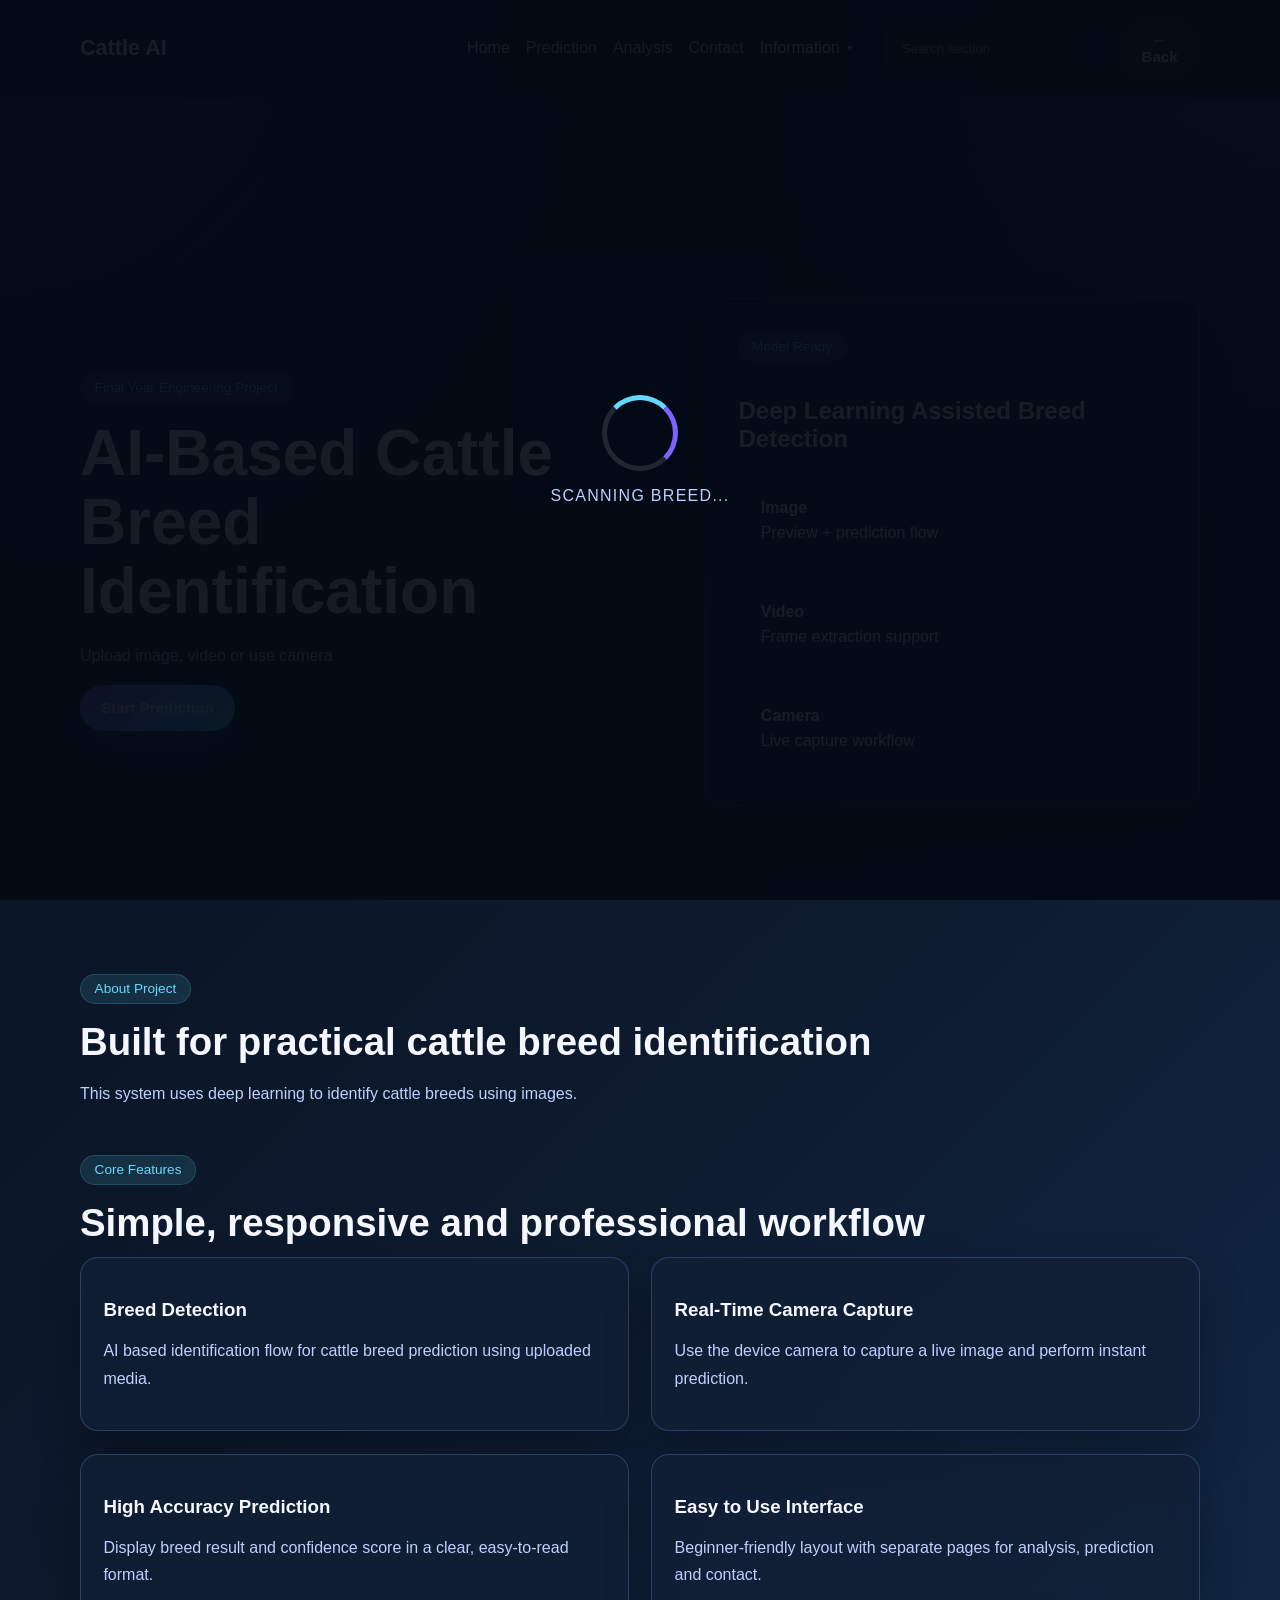
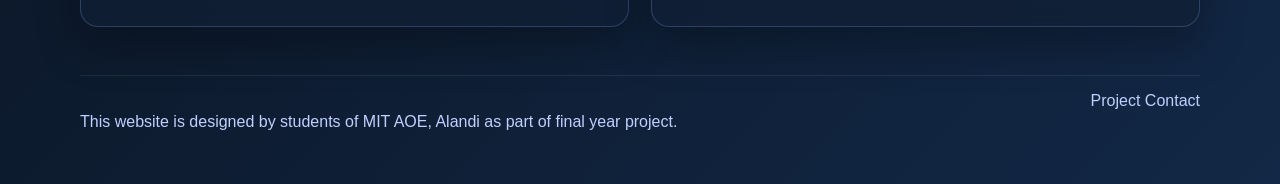
<file: index.html>
<!doctype html>
<html lang="en">
  <head>
    <meta charset="UTF-8" />
    <meta name="viewport" content="width=device-width, initial-scale=1.0" />
    <title>AI-Based Cattle Breed Identification System</title>
    <meta
      name="description"
      content="AI-Based Cattle Breed Identification System with image, video, and camera-based breed prediction, analysis, and contact pages."
    />
    <meta name="author" content="MIT AOE Students" />
    <meta property="og:title" content="AI-Based Cattle Breed Identification System" />
    <meta
      property="og:description"
      content="A responsive engineering project website for cattle breed identification using deep learning."
    />
    <meta property="og:type" content="website" />
    <meta name="twitter:card" content="summary_large_image" />
    <link rel="canonical" href="/" />
    <link rel="stylesheet" href="style.css" />
  </head>

<script type="text/javascript">
    function googleTranslateElementInit() {
        new google.translate.TranslateElement(
            {
                pageLanguage: 'en',
                includedLanguages: 'en,hi,mr,gu,kn,ta,te,bn',
                layout: google.translate.TranslateElement.InlineLayout.SIMPLE
            },
            'google_translate_element'
        );
    }
</script>

<script
    type="text/javascript"
    src="https://translate.google.com/translate_a/element.js?cb=googleTranslateElementInit">
</script>


  <body data-page="home">
    <div class="site-loader" id="pageLoader" aria-hidden="true">
      <div class="loader-core"></div>
      <p>Scanning Breed...</p>
    </div>

    <header class="site-header">
      <nav class="navbar container">
        <a class="logo" href="index.html">Cattle AI</a>

        <button class="menu-toggle" id="menuToggle" aria-label="Toggle navigation">☰</button>

        <div class="nav-panel" id="navPanel">
          <ul class="nav-links">
            <li><a class="active" href="index.html">Home</a></li>
            <li><a href="prediction.html">Prediction</a></li>
            <li><a href="analysis.html">Analysis</a></li>
            <li><a href="contact.html">Contact</a></li>
            <li><a class="active" href="information.html">Information</a></li>
            <div id="google_translate_element"></div>

          </ul>

          <div class="nav-actions">
            <input type="search" class="search-input" placeholder="Search section" aria-label="Search" />
            <button class="back-button" type="button" onclick="goBackHome()">← Back</button>
          </div>
        </div>
      </nav>
    </header>

    <main>
      <section class="hero-section">
        <div class="container hero-grid">
          <div class="hero-copy">
            <span class="eyebrow">Final Year Engineering Project</span>
            <h1>AI-Based Cattle Breed Identification</h1>
            <p class="hero-text">Upload image, video or use camera</p>
            <a class="primary-button" href="prediction.html">Start Prediction</a>
          </div>

          <div class="hero-visual">
            <div class="hero-card glass-panel">
              <span class="status-pill">Model Ready</span>
              <h2>Deep Learning Assisted Breed Detection</h2>
              <div class="hero-stats">
                <article>
                  <strong>Image</strong>
                  <span>Preview + prediction flow</span>
                </article>
                <article>
                  <strong>Video</strong>
                  <span>Frame extraction support</span>
                </article>
                <article>
                  <strong>Camera</strong>
                  <span>Live capture workflow</span>
                </article>
              </div>
            </div>
          </div>
        </div>
      </section>

      <section class="info-section container" id="about">
        <div class="section-heading">
          <span class="section-tag">About Project</span>
          <h2>Built for practical cattle breed identification</h2>
        </div>
        <p class="section-copy">
          This system uses deep learning to identify cattle breeds using images.
        </p>
      </section>

      <section class="features-section container" id="features">
        <div class="section-heading">
          <span class="section-tag">Core Features</span>
          <h2>Simple, responsive and professional workflow</h2>
        </div>

        <div class="feature-grid">
          <article class="feature-card glass-panel">
            <h3>Breed Detection</h3>
            <p>AI based identification flow for cattle breed prediction using uploaded media.</p>
          </article>
          <article class="feature-card glass-panel">
            <h3>Real-Time Camera Capture</h3>
            <p>Use the device camera to capture a live image and perform instant prediction.</p>
          </article>
          <article class="feature-card glass-panel">
            <h3>High Accuracy Prediction</h3>
            <p>Display breed result and confidence score in a clear, easy-to-read format.</p>
          </article>
          <article class="feature-card glass-panel">
            <h3>Easy to Use Interface</h3>
            <p>Beginner-friendly layout with separate pages for analysis, prediction and contact.</p>
          </article>
        </div>
      </section>
    </main>

    <footer class="site-footer">
      <div class="container footer-layout">
        <p>This website is designed by students of MIT AOE, Alandi as part of final year project.</p>
        <a href="contact.html" class="footer-link">Project Contact</a>
      </div>
    </footer>

    <script src="script.js"></script>
  </body>
</html>
</file>
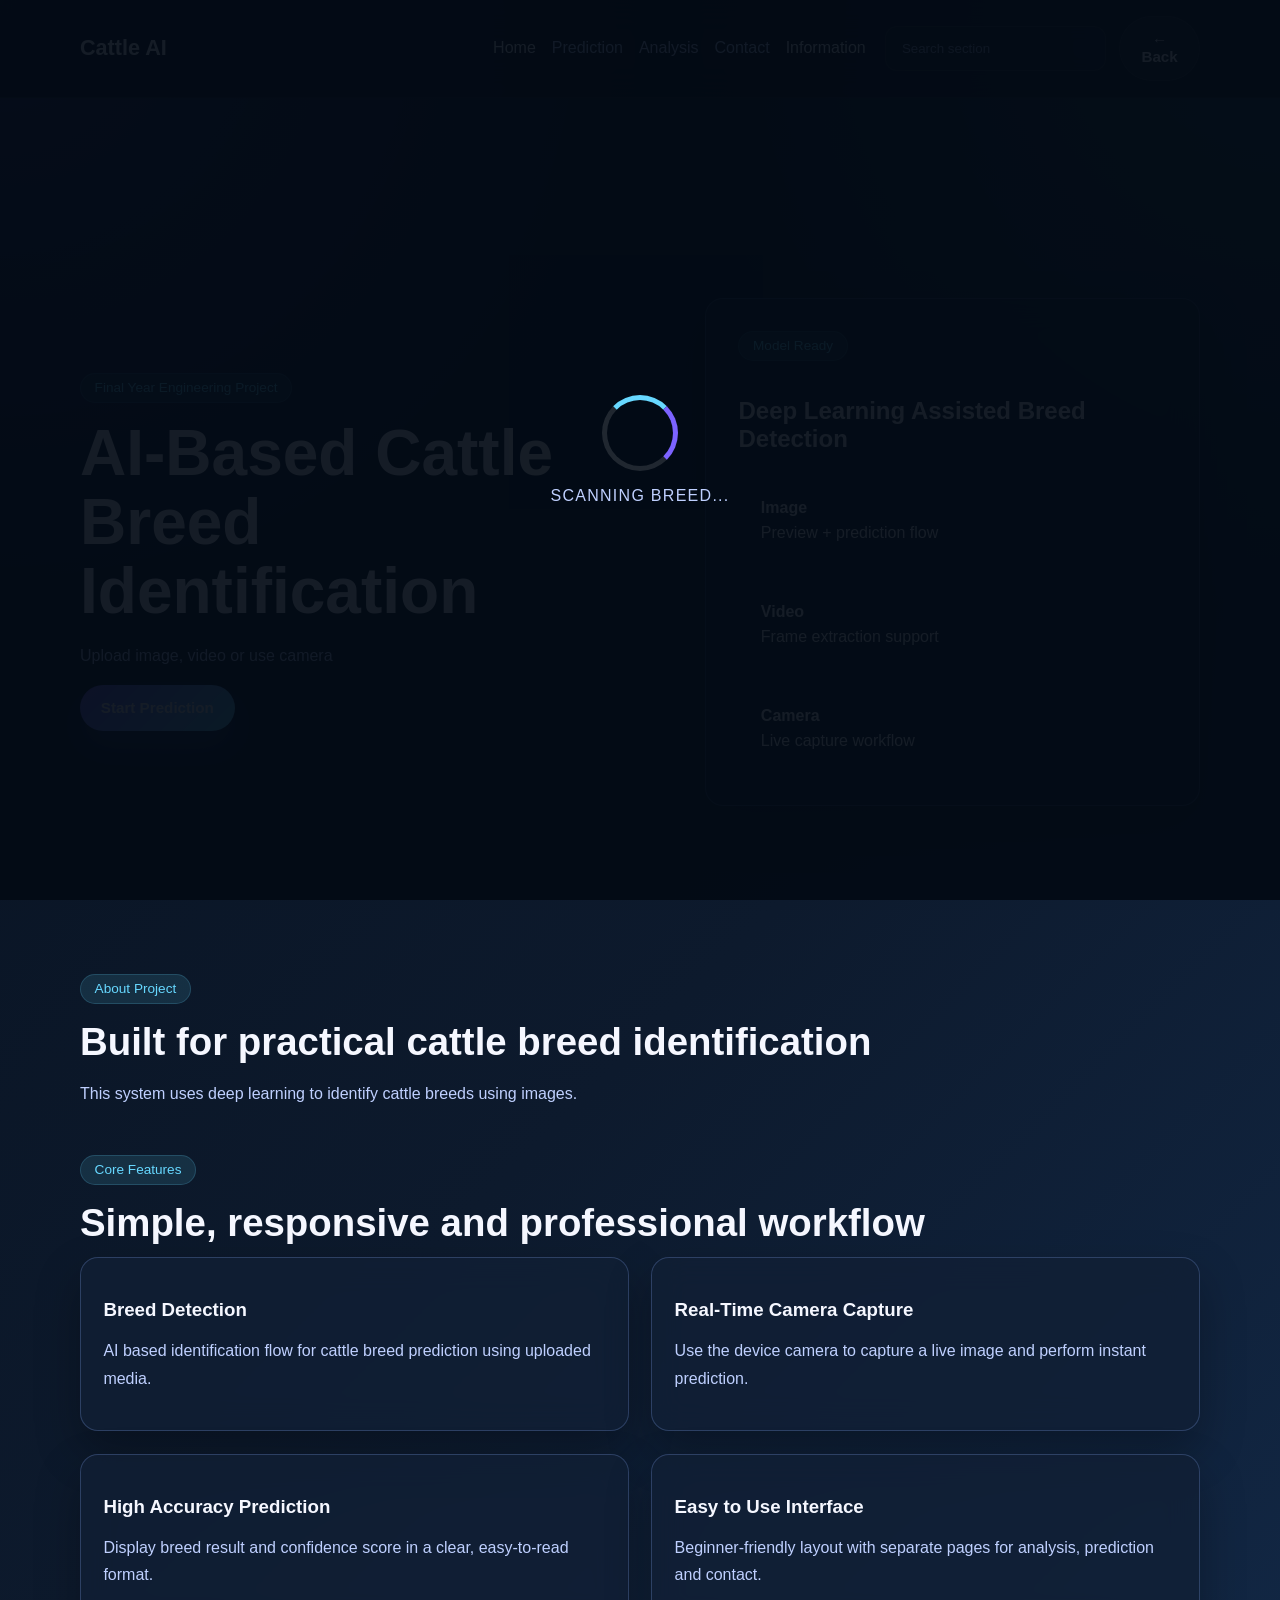
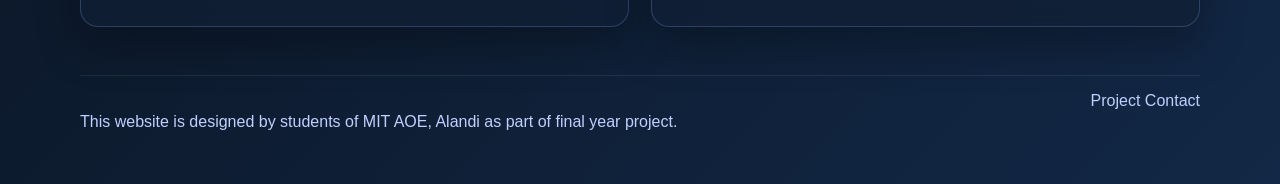
<file: webpage/index.html>
<!doctype html>
<html lang="en">
  <head>
    <meta charset="UTF-8" />
    <meta name="viewport" content="width=device-width, initial-scale=1.0" />
    <title>AI-Based Cattle Breed Identification System</title>
    <meta
      name="description"
      content="AI-Based Cattle Breed Identification System with image, video, and camera-based breed prediction, analysis, and contact pages."
    />
    <meta name="author" content="MIT AOE Students" />
    <meta property="og:title" content="AI-Based Cattle Breed Identification System" />
    <meta
      property="og:description"
      content="A responsive engineering project website for cattle breed identification using deep learning."
    />
    <meta property="og:type" content="website" />
    <meta name="twitter:card" content="summary_large_image" />
    <link rel="canonical" href="/" />
    <link rel="stylesheet" href="style.css" />
  </head>
  <body data-page="home">
    <div class="site-loader" id="pageLoader" aria-hidden="true">
      <div class="loader-core"></div>
      <p>Scanning Breed...</p>
    </div>

    <header class="site-header">
      <nav class="navbar container">
        <a class="logo" href="index.html">Cattle AI</a>

        <button class="menu-toggle" id="menuToggle" aria-label="Toggle navigation">☰</button>

        <div class="nav-panel" id="navPanel">
          <ul class="nav-links">
            <li><a class="active" href="index.html">Home</a></li>
            <li><a href="prediction.html">Prediction</a></li>
            <li><a href="analysis.html">Analysis</a></li>
            <li><a href="contact.html">Contact</a></li>
            <li><a class="active" href="information.html">Information</a></li>
          </ul>

          <div class="nav-actions">
            <input type="search" class="search-input" placeholder="Search section" aria-label="Search" />
            <button class="back-button" type="button" onclick="goBackHome()">← Back</button>
          </div>
        </div>
      </nav>
    </header>

    <main>
      <section class="hero-section">
        <div class="container hero-grid">
          <div class="hero-copy">
            <span class="eyebrow">Final Year Engineering Project</span>
            <h1>AI-Based Cattle Breed Identification</h1>
            <p class="hero-text">Upload image, video or use camera</p>
            <a class="primary-button" href="prediction.html">Start Prediction</a>
          </div>

          <div class="hero-visual">
            <div class="hero-card glass-panel">
              <span class="status-pill">Model Ready</span>
              <h2>Deep Learning Assisted Breed Detection</h2>
              <div class="hero-stats">
                <article>
                  <strong>Image</strong>
                  <span>Preview + prediction flow</span>
                </article>
                <article>
                  <strong>Video</strong>
                  <span>Frame extraction support</span>
                </article>
                <article>
                  <strong>Camera</strong>
                  <span>Live capture workflow</span>
                </article>
              </div>
            </div>
          </div>
        </div>
      </section>

      <section class="info-section container" id="about">
        <div class="section-heading">
          <span class="section-tag">About Project</span>
          <h2>Built for practical cattle breed identification</h2>
        </div>
        <p class="section-copy">
          This system uses deep learning to identify cattle breeds using images.
        </p>
      </section>

      <section class="features-section container" id="features">
        <div class="section-heading">
          <span class="section-tag">Core Features</span>
          <h2>Simple, responsive and professional workflow</h2>
        </div>

        <div class="feature-grid">
          <article class="feature-card glass-panel">
            <h3>Breed Detection</h3>
            <p>AI based identification flow for cattle breed prediction using uploaded media.</p>
          </article>
          <article class="feature-card glass-panel">
            <h3>Real-Time Camera Capture</h3>
            <p>Use the device camera to capture a live image and perform instant prediction.</p>
          </article>
          <article class="feature-card glass-panel">
            <h3>High Accuracy Prediction</h3>
            <p>Display breed result and confidence score in a clear, easy-to-read format.</p>
          </article>
          <article class="feature-card glass-panel">
            <h3>Easy to Use Interface</h3>
            <p>Beginner-friendly layout with separate pages for analysis, prediction and contact.</p>
          </article>
        </div>
      </section>
    </main>

    <footer class="site-footer">
      <div class="container footer-layout">
        <p>This website is designed by students of MIT AOE, Alandi as part of final year project.</p>
        <a href="contact.html" class="footer-link">Project Contact</a>
      </div>
    </footer>

    <script src="script.js"></script>
  </body>
</html>
</file>
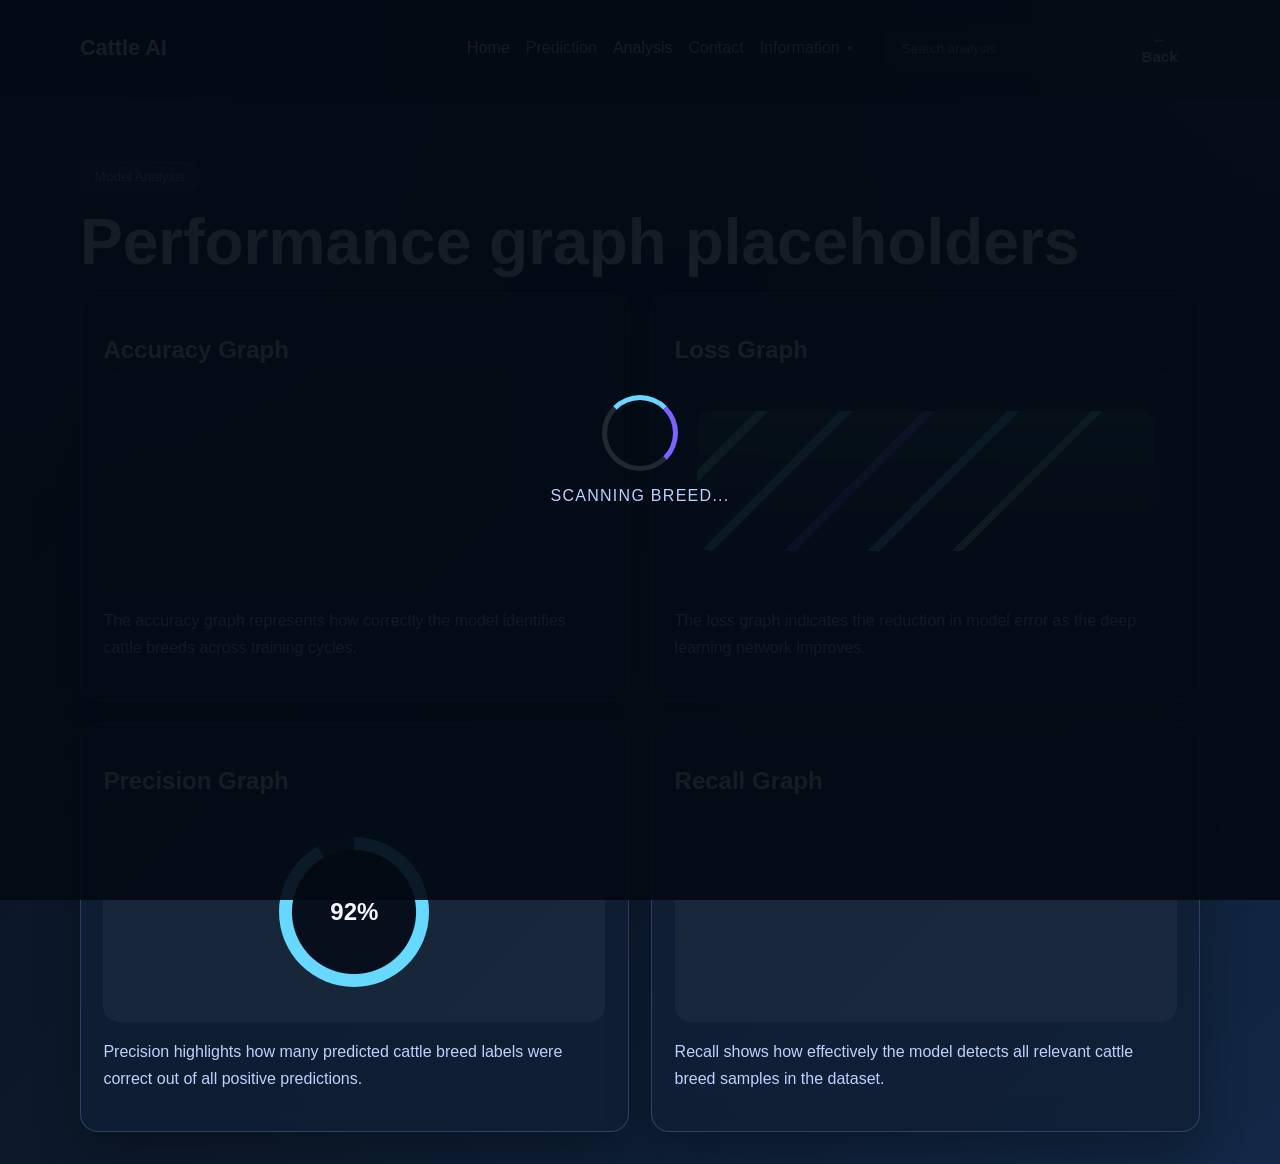
<file: analysis.html>
<!doctype html>
<html lang="en">
  <head>
    <meta charset="UTF-8" />
    <meta name="viewport" content="width=device-width, initial-scale=1.0" />
    <title>Analysis | Cattle AI</title>
    <meta name="description" content="Project analysis graphs for cattle breed identification model performance." />
    <link rel="stylesheet" href="style.css" />
  </head>

<script type="text/javascript">
    function googleTranslateElementInit() {
        new google.translate.TranslateElement(
            {
                pageLanguage: 'en',
                includedLanguages: 'en,hi,mr,gu,kn,ta,te,bn',
                layout: google.translate.TranslateElement.InlineLayout.SIMPLE
            },
            'google_translate_element'
        );
    }
</script>

<script
    type="text/javascript"
    src="https://translate.google.com/translate_a/element.js?cb=googleTranslateElementInit">
</script>

  <body data-page="analysis">
    <div class="site-loader" id="pageLoader" aria-hidden="true">
      <div class="loader-core"></div>
      <p>Scanning Breed...</p>
    </div>

    <script type="text/javascript">
    function googleTranslateElementInit() {
        new google.translate.TranslateElement(
            {
                pageLanguage: 'en',
                includedLanguages: 'en,hi,mr,gu,kn,ta,te,bn',
                layout: google.translate.TranslateElement.InlineLayout.SIMPLE
            },
            'google_translate_element'
        );
    }
</script>

    <header class="site-header">
      <nav class="navbar container">
        <a class="logo" href="index.html">Cattle AI</a>
        <button class="menu-toggle" id="menuToggle" aria-label="Toggle navigation">☰</button>
        <div class="nav-panel" id="navPanel">
          <ul class="nav-links">
            <li><a class="active" href="/">Home</a></li>
            <li><a href="prediction.html">Prediction</a></li>
            <li><a class="active" href="analysis.html">Analysis</a></li>
            <li><a href="contact.html">Contact</a></li>
            <li><a href="information.html">Information</a></li>
            <div id="google_translate_element"></div>
          </ul>
          <div class="nav-actions">
            <input type="search" class="search-input" placeholder="Search analysis" aria-label="Search" />
            <button class="back-button" type="button" onclick="goBackHome()">← Back</button>
          </div>
        </div>
      </nav>
    </header>

    <main class="page-shell container">
      <div class="section-heading page-header">
        <span class="section-tag">Model Analysis</span>
        <h1>Performance graph placeholders</h1>
      </div>

      <section class="graph-grid">
        <article class="graph-card glass-panel">
          <h2>Accuracy Graph</h2>
          <div class="graph-placeholder bars accuracy-bars">
            <span></span><span></span><span></span><span></span><span></span>
          </div>
          <p>The accuracy graph represents how correctly the model identifies cattle breeds across training cycles.</p>
        </article>

        <article class="graph-card glass-panel">
          <h2>Loss Graph</h2>
          <div class="graph-placeholder line-chart">
            <div class="line-wave"></div>
          </div>
          <p>The loss graph indicates the reduction in model error as the deep learning network improves.</p>
        </article>

        <article class="graph-card glass-panel">
          <h2>Precision Graph</h2>
          <div class="graph-placeholder circular-chart">
            <div class="chart-ring">92%</div>
          </div>
          <p>Precision highlights how many predicted cattle breed labels were correct out of all positive predictions.</p>
        </article>

        <article class="graph-card glass-panel">
          <h2>Recall Graph</h2>
          <div class="graph-placeholder bars recall-bars">
            <span></span><span></span><span></span><span></span><span></span>
          </div>
          <p>Recall shows how effectively the model detects all relevant cattle breed samples in the dataset.</p>
        </article>
      </section>
    </main>

    <script src="script.js"></script>
  </body>
</html>
</file>
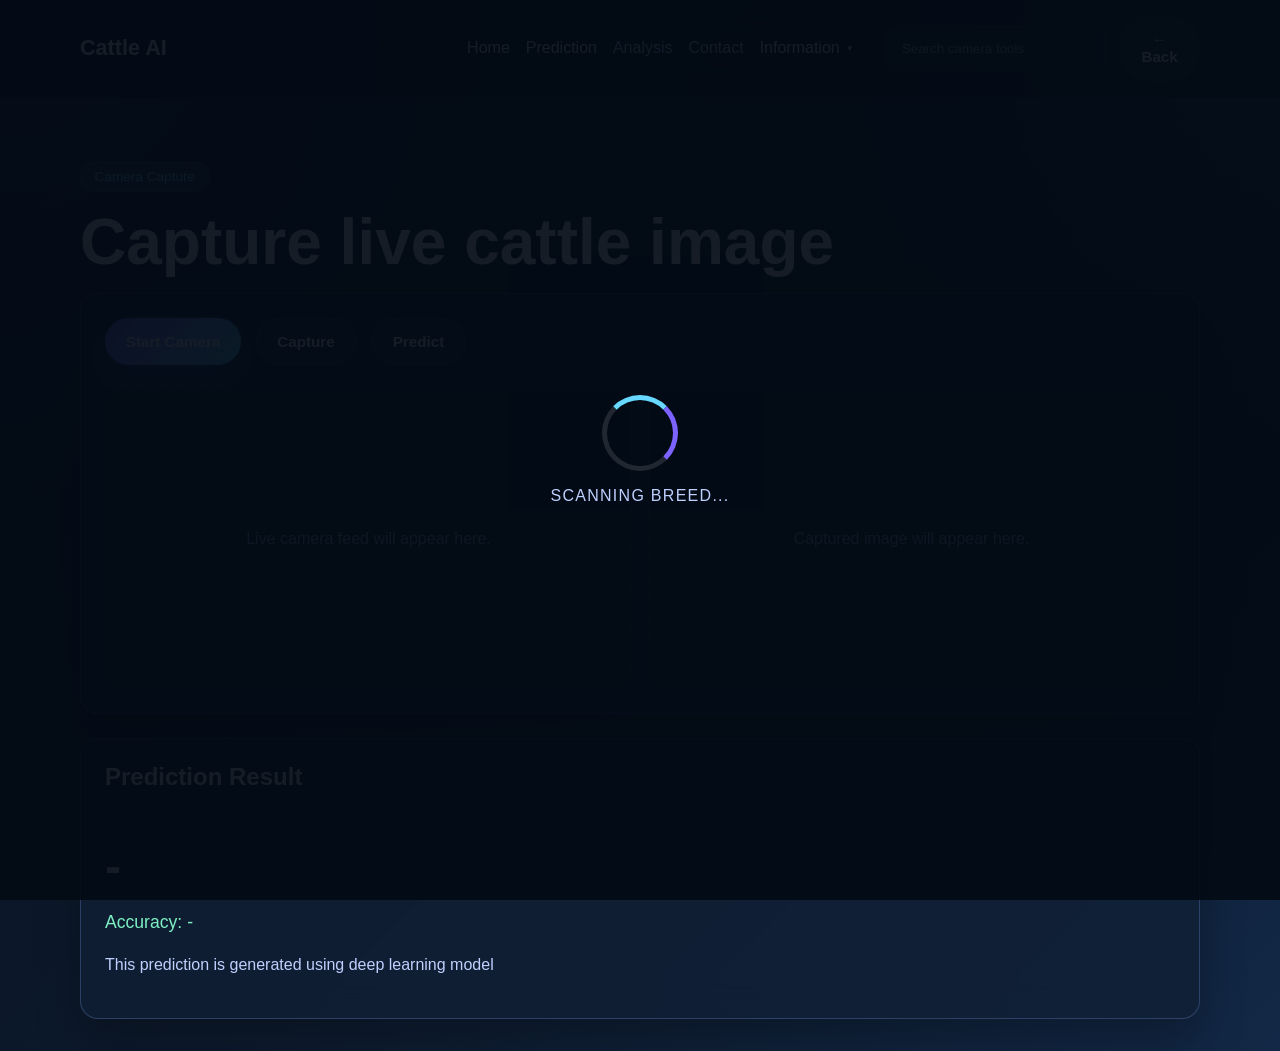
<file: camera-capture.html>
<!doctype html>
<html lang="en">
  <head>
    <meta charset="UTF-8" />
    <meta name="viewport" content="width=device-width, initial-scale=1.0" />
    <title>Camera Capture | Cattle AI</title>
    <meta name="description" content="Capture an image using camera for cattle breed prediction." />
    <link rel="stylesheet" href="style.css" />
  </head>

<script type="text/javascript">
    function googleTranslateElementInit() {
        new google.translate.TranslateElement(
            {
                pageLanguage: 'en',
                includedLanguages: 'en,hi,mr,gu,kn,ta,te,bn',
                layout: google.translate.TranslateElement.InlineLayout.SIMPLE
            },
            'google_translate_element'
        );
    }
</script>

<script
    type="text/javascript"
    src="https://translate.google.com/translate_a/element.js?cb=googleTranslateElementInit">
</script>

  <body data-page="camera">
    <div class="site-loader" id="pageLoader" aria-hidden="true">
      <div class="loader-core"></div>
      <p>Scanning Breed...</p>
    </div>

    <script type="text/javascript">
    function googleTranslateElementInit() {
        new google.translate.TranslateElement(
            {
                pageLanguage: 'en',
                includedLanguages: 'en,hi,mr,gu,kn,ta,te,bn',
                layout: google.translate.TranslateElement.InlineLayout.SIMPLE
            },
            'google_translate_element'
        );
    }
</script>

    <header class="site-header">
      <nav class="navbar container">
        <a class="logo" href="index.html">Cattle AI</a>
        <button class="menu-toggle" id="menuToggle" aria-label="Toggle navigation">☰</button>
        <div class="nav-panel" id="navPanel">
          <ul class="nav-links">
            <li><a class="active" href="/">Home</a></li>
            <li><a class="active" href="prediction.html">Prediction</a></li>
            <li><a href="analysis.html">Analysis</a></li>
            <li><a href="contact.html">Contact</a></li>
            <li><a class="active" href="information.html">Information</a></li>
            <div id="google_translate_element"></div>
          </ul>
          <div class="nav-actions">
            <input type="search" class="search-input" placeholder="Search camera tools" aria-label="Search" />
            <button class="back-button" type="button" onclick="goBackHome()">← Back</button>
          </div>
        </div>
      </nav>
    </header>

    <main class="page-shell container">
      <div class="section-heading page-header">
        <span class="section-tag">Camera Capture</span>
        <h1>Capture live cattle image</h1>
      </div>

      <section class="tool-layout glass-panel">
        <div class="tool-actions">
          <button class="primary-button button-element" id="startCameraBtn" type="button">Start Camera</button>
          <button class="secondary-button button-element" id="captureBtn" type="button">Capture</button>
          <button class="secondary-button button-element" id="predictCaptureBtn" type="button">Predict</button>
        </div>

        <div class="media-grid">
          <div class="preview-box camera-box">
            <video id="cameraFeed" autoplay playsinline muted></video>
            <p class="placeholder-text" id="cameraPlaceholder">Live camera feed will appear here.</p>
          </div>
          <div class="preview-box">
            <canvas id="captureCanvas"></canvas>
            <p class="placeholder-text" id="capturePlaceholder">Captured image will appear here.</p>
          </div>
        </div>
      </section>

      <section class="result-card glass-panel" id="cameraResult">
        <h2>Prediction Result</h2>
        <p class="result-breed" id="cameraBreed">-</p>
        <p class="result-accuracy">Accuracy: <span id="cameraAccuracy">-</span></p>
        <p class="result-note">This prediction is generated using deep learning model</p>
      </section>
    </main>

    <script src="script.js"></script>
  </body>
</html>
</file>
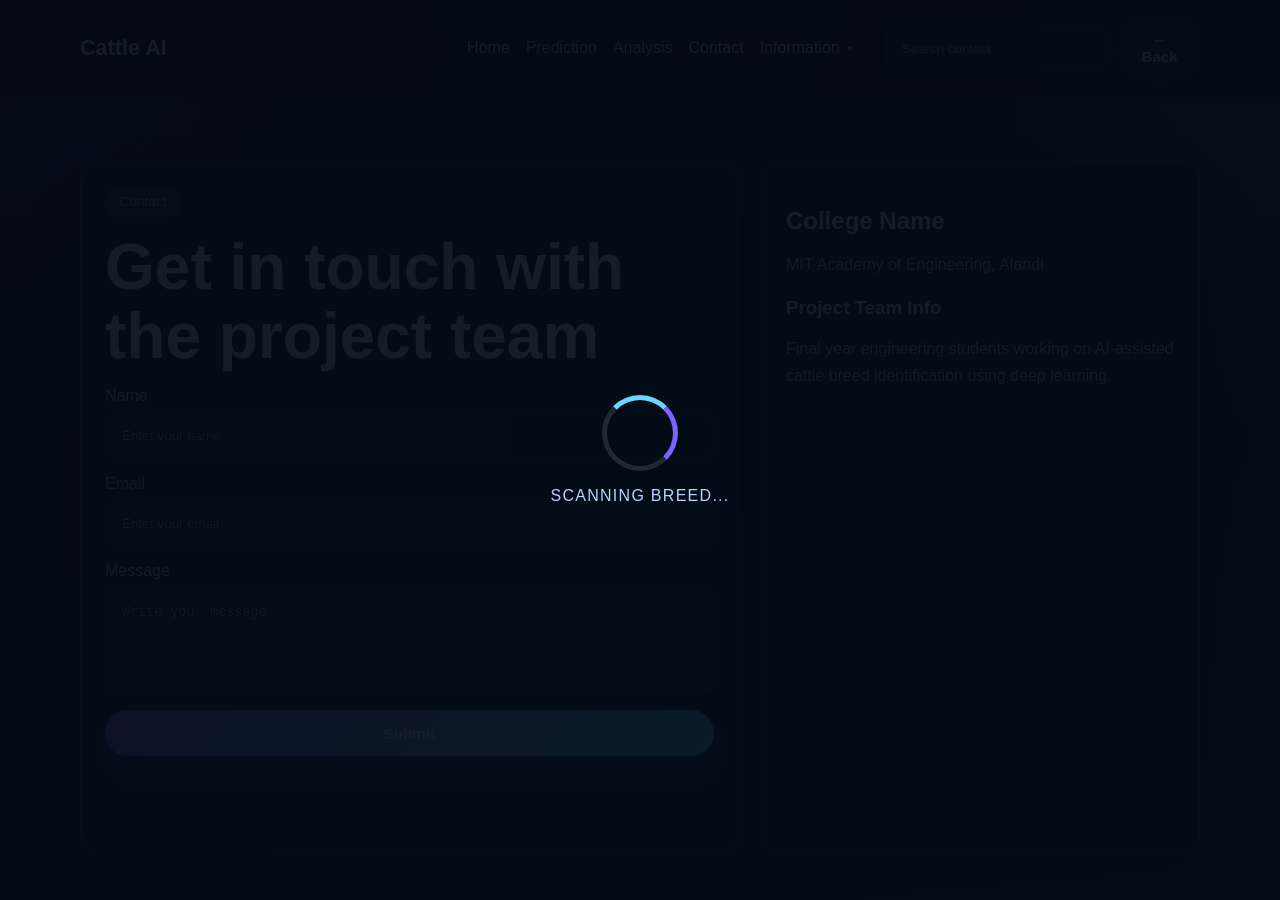
<file: contact.html>
<!doctype html>
<html lang="en">
  <head>
    <meta charset="UTF-8" />
    <meta name="viewport" content="width=device-width, initial-scale=1.0" />
    <title>Contact | Cattle AI</title>
    <meta name="description" content="Contact page for the AI-Based Cattle Breed Identification System project." />
    <link rel="stylesheet" href="style.css" />
  </head>

<script type="text/javascript">
    function googleTranslateElementInit() {
        new google.translate.TranslateElement(
            {
                pageLanguage: 'en',
                includedLanguages: 'en,hi,mr,gu,kn,ta,te,bn',
                layout: google.translate.TranslateElement.InlineLayout.SIMPLE
            },
            'google_translate_element'
        );
    }
</script>

<script
    type="text/javascript"
    src="https://translate.google.com/translate_a/element.js?cb=googleTranslateElementInit">
</script>

  <body data-page="contact">
    <div class="site-loader" id="pageLoader" aria-hidden="true">
      <div class="loader-core"></div>
      <p>Scanning Breed...</p>
    </div>

    <script type="text/javascript">
    function googleTranslateElementInit() {
        new google.translate.TranslateElement(
            {
                pageLanguage: 'en',
                includedLanguages: 'en,hi,mr,gu,kn,ta,te,bn',
                layout: google.translate.TranslateElement.InlineLayout.SIMPLE
            },
            'google_translate_element'
        );
    }
</script>

    <header class="site-header">
      <nav class="navbar container">
        <a class="logo" href="index.html">Cattle AI</a>
        <button class="menu-toggle" id="menuToggle" aria-label="Toggle navigation">☰</button>
        <div class="nav-panel" id="navPanel">
          <ul class="nav-links">
            <li><a class="active" href="/">Home</a></li>
            <li><a href="prediction.html">Prediction</a></li>
            <li><a href="analysis.html">Analysis</a></li>
            <li><a class="active" href="contact.html">Contact</a></li>
            <li><a class="active" href="information.html">Information</a></li>
            <div id="google_translate_element"></div>
          </ul>
          <div class="nav-actions">
            <input type="search" class="search-input" placeholder="Search contact" aria-label="Search" />
            <button class="back-button" type="button" onclick="goBackHome()">← Back</button>
          </div>
        </div>
      </nav>
    </header>

    <main class="page-shell container contact-layout">
      <section class="contact-form-panel glass-panel">
        <div class="section-heading page-header">
          <span class="section-tag">Contact</span>
          <h1>Get in touch with the project team</h1>
        </div>

        <form id="contactForm" class="contact-form">
          <label>
            Name
            <input type="text" id="name" placeholder="Enter your name" required />
          </label>

          <label>
            Email
            <input type="email" id="email" placeholder="Enter your email" required />
          </label>

          <label>
            Message
            <textarea id="message" rows="5" placeholder="Write your message" required></textarea>
          </label>

          <button class="primary-button button-element" type="submit">Submit</button>
          <p class="form-status" id="formStatus"></p>
        </form>
      </section>

      <aside class="contact-info-panel glass-panel">
        <h2>College Name</h2>
        <p>MIT Academy of Engineering, Alandi</p>
        <h3>Project Team Info</h3>
        <p>Final year engineering students working on AI-assisted cattle breed identification using deep learning.</p>
      </aside>
    </main>

    <script src="script.js"></script>
  </body>
</html>
</file>
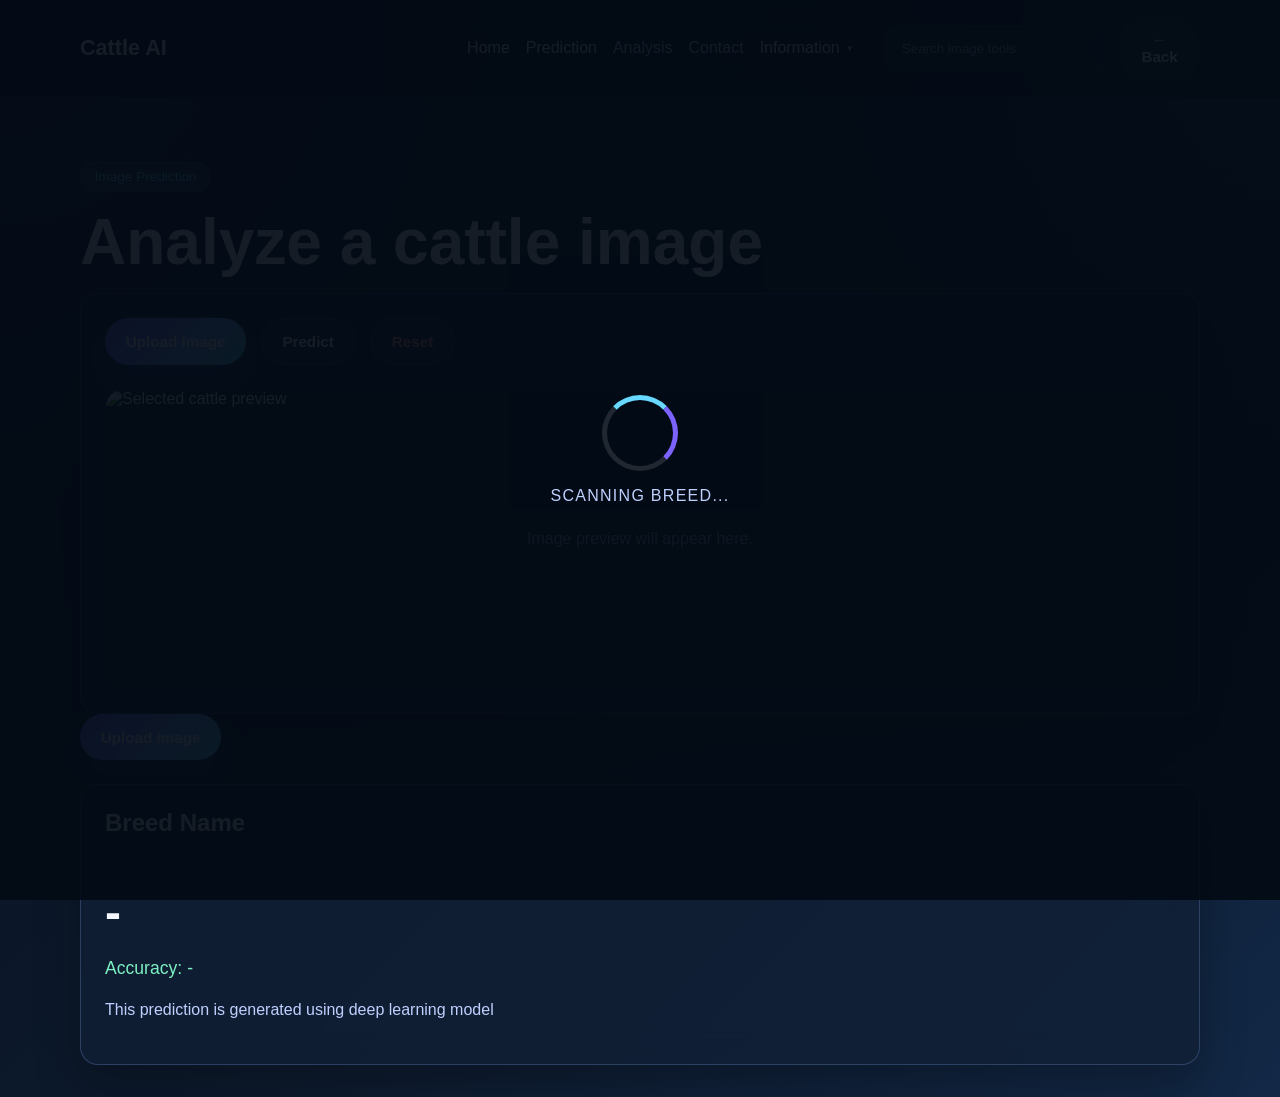
<file: image-prediction.html>
<!doctype html>
<html lang="en">
  <head>
    <meta charset="UTF-8" />
    <meta name="viewport" content="width=device-width, initial-scale=1.0" />
    <title>Image Prediction | Cattle AI</title>
    <meta name="description" content="Upload an image for cattle breed prediction." />
    <link rel="stylesheet" href="style.css" />
  </head>

<script type="text/javascript">
    function googleTranslateElementInit() {
        new google.translate.TranslateElement(
            {
                pageLanguage: 'en',
                includedLanguages: 'en,hi,mr,gu,kn,ta,te,bn',
                layout: google.translate.TranslateElement.InlineLayout.SIMPLE
            },
            'google_translate_element'
        );
    }
</script>

<script
    type="text/javascript"
    src="https://translate.google.com/translate_a/element.js?cb=googleTranslateElementInit">
</script>

  <body data-page="image">
    <div class="site-loader" id="pageLoader" aria-hidden="true">
      <div class="loader-core"></div>
      <p>Scanning Breed...</p>
    </div>

      <script type="text/javascript">
    function googleTranslateElementInit() {
        new google.translate.TranslateElement(
            {
                pageLanguage: 'en',
                includedLanguages: 'en,hi,mr,gu,kn,ta,te,bn',
                layout: google.translate.TranslateElement.InlineLayout.SIMPLE
            },
            'google_translate_element'
        );
    }
</script>

    <header class="site-header">
      <nav class="navbar container">
        <a class="logo" href="index.html">Cattle AI</a>
        <button class="menu-toggle" id="menuToggle" aria-label="Toggle navigation">☰</button>
        <div class="nav-panel" id="navPanel">
          <ul class="nav-links">
            <li><a class="active" href="/">Home</a></li>
            <li><a class="active" href="prediction.html">Prediction</a></li>
            <li><a href="analysis.html">Analysis</a></li>
            <li><a href="contact.html">Contact</a></li>
            <li><a class="active" href="information.html">Information</a></li>
            <div id="google_translate_element"></div>
          </ul>
          <div class="nav-actions">
            <input type="search" class="search-input" placeholder="Search image tools" aria-label="Search" />
            <button class="back-button" type="button" onclick="goBackHome()">← Back</button>
          </div>
        </div>
      </nav>
    </header>

    <main class="page-shell container">
      <div class="section-heading page-header">
        <span class="section-tag">Image Prediction</span>
        <h1>Analyze a cattle image</h1>
      </div>

      <section class="tool-layout glass-panel">
        <div class="tool-actions">
          <label class="primary-button file-label">
            Upload Image
            <input type="file" id="imageUpload" accept="image/*" hidden />
          </label>
          <button class="secondary-button button-element" id="predictImageBtn" type="button">Predict</button>
          <button class="ghost-button button-element" id="resetImageBtn" type="button">Reset</button>
        </div>

        <div class="preview-box" id="imagePreviewBox">
          <img id="imagePreview" alt="Selected cattle preview" />
          <p class="placeholder-text" id="imagePlaceholder">Image preview will appear here.</p>
        </div>
      </section>
    <label class="primary-button file-label">
            Upload Image
            <input type="file" id="imageUpload" accept="image/*" hidden="">
          </label>
      <section class="result-card glass-panel" id="imageResult">
        <h2>Breed Name</h2>
        <p class="result-breed" id="imageBreed">-</p>
        <p class="result-accuracy">Accuracy: <span id="imageAccuracy">-</span></p>
        <p class="result-note">This prediction is generated using deep learning model</p>
      </section>
    </main>

    <script src="script.js"></script>
  </body>
</html>
</file>
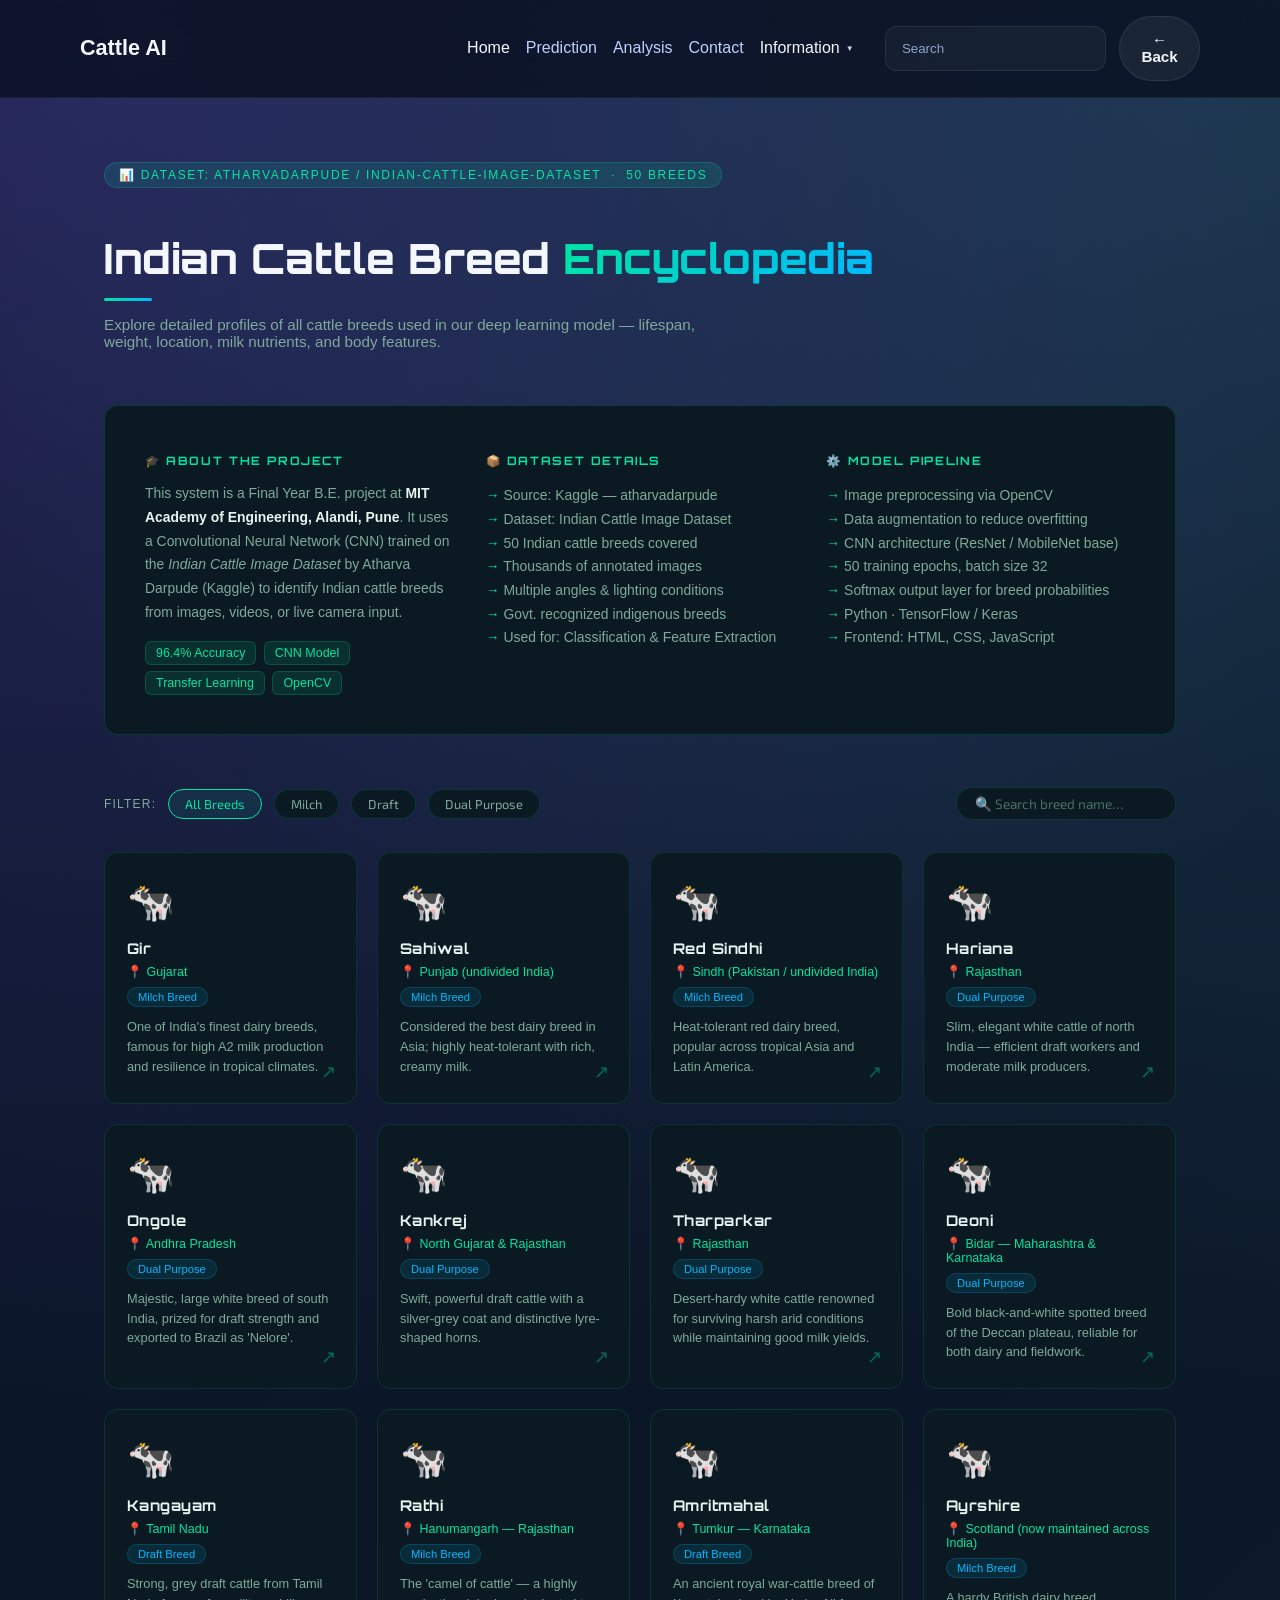
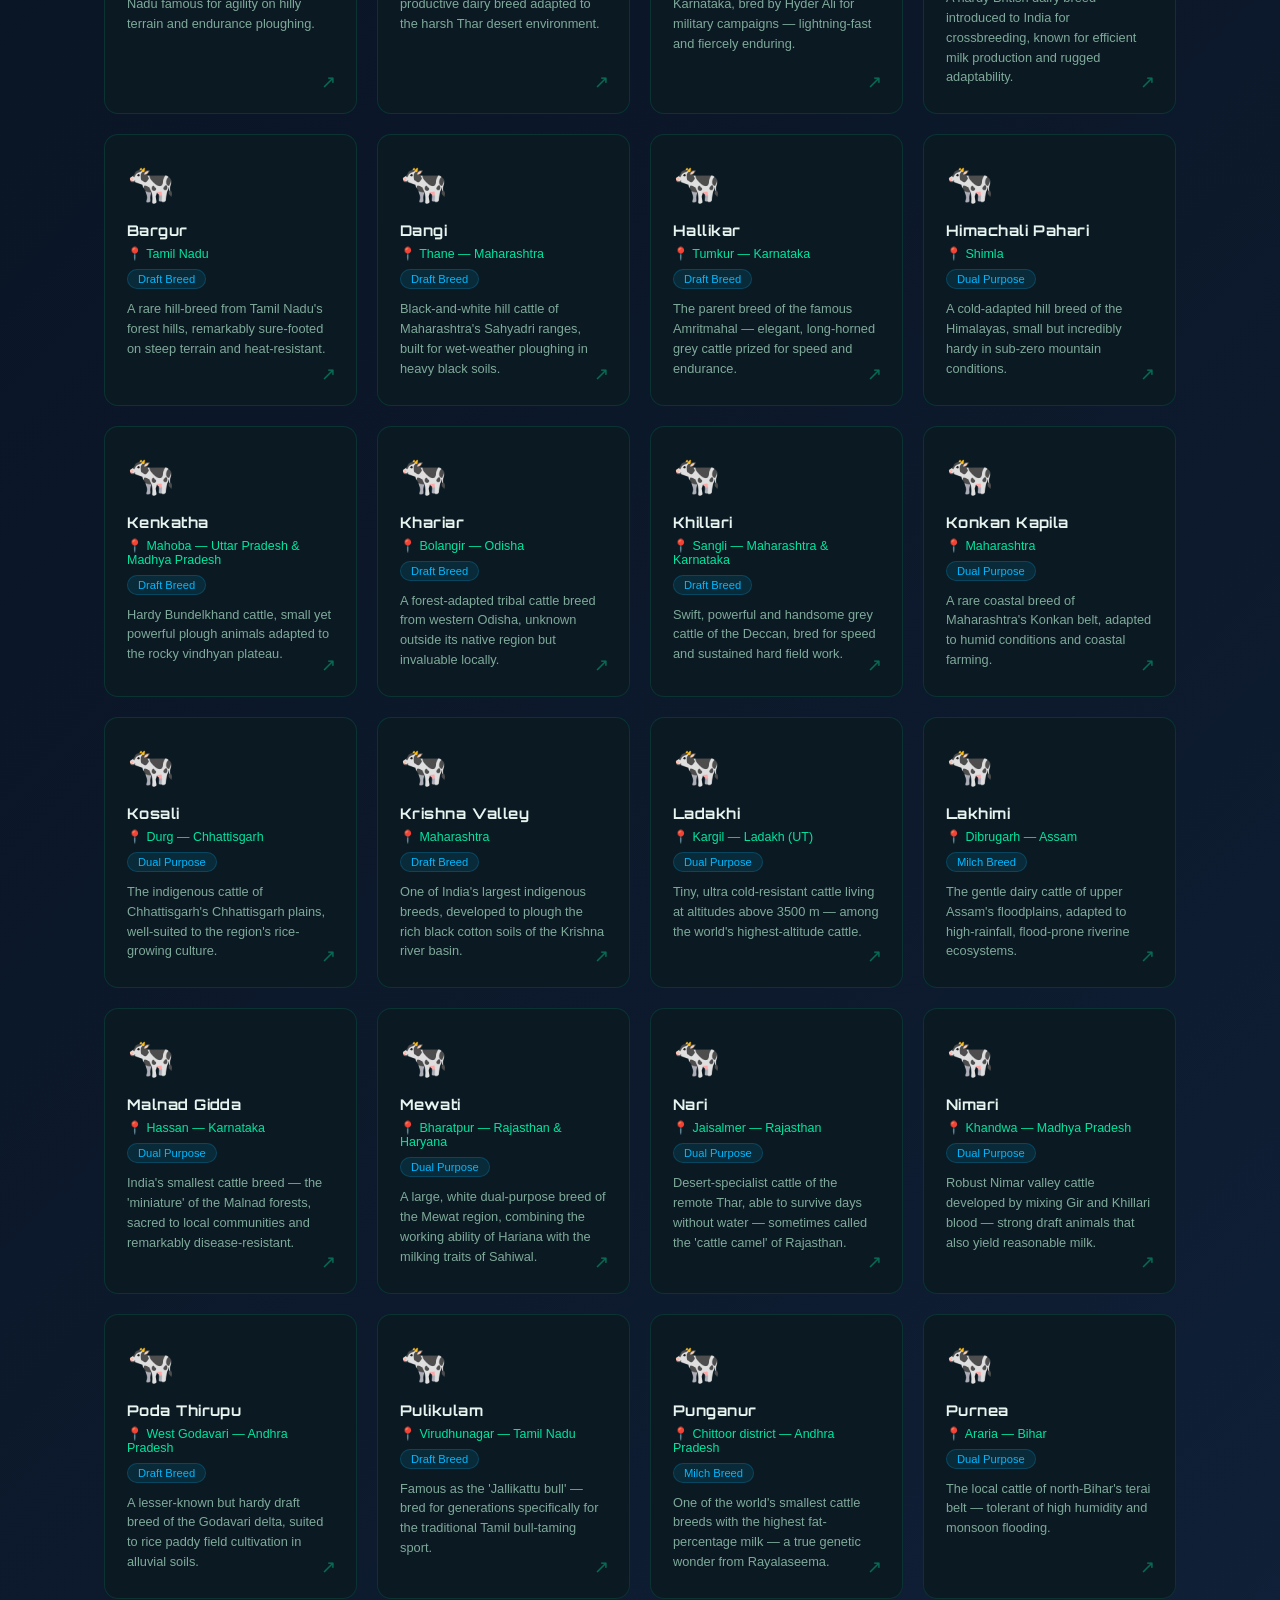
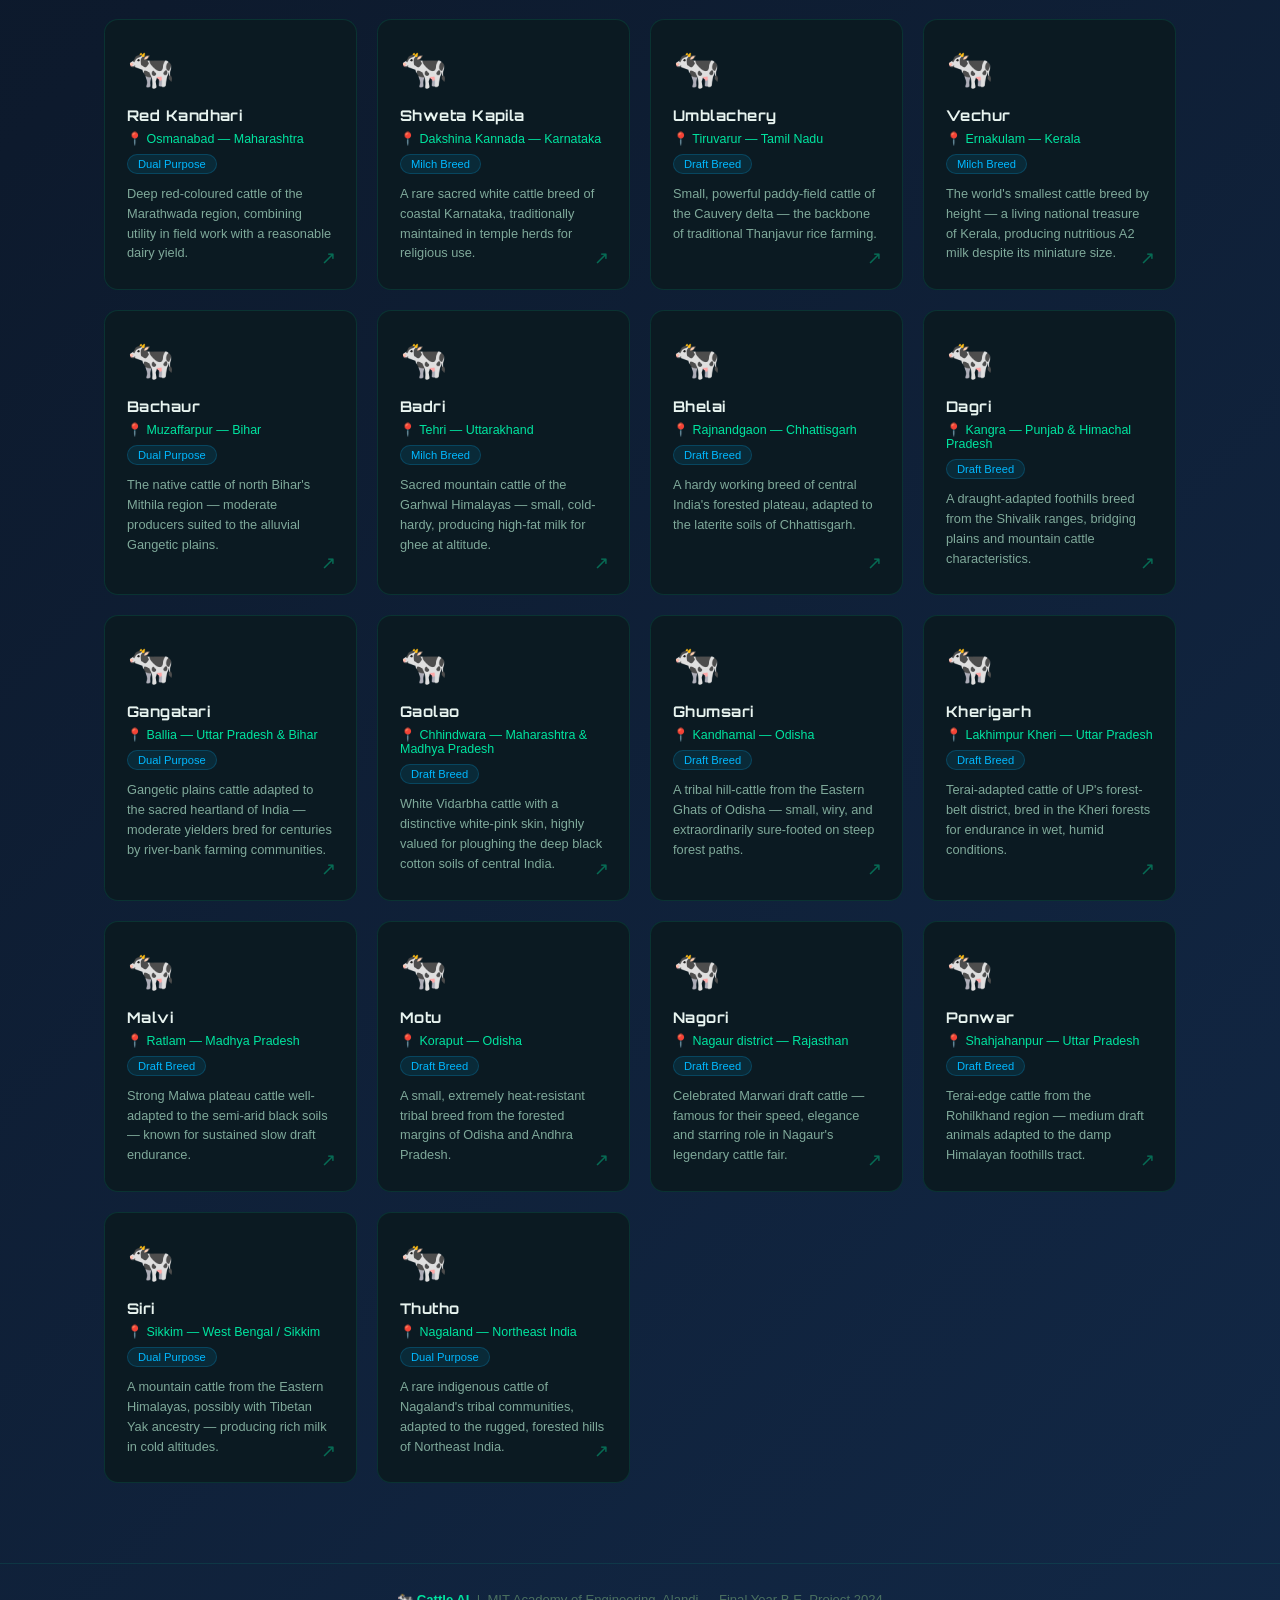
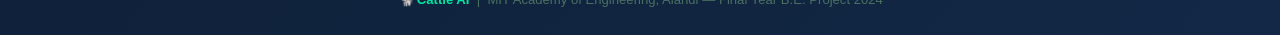
<file: information.html>
<!DOCTYPE html>
<html lang="en">
<head>
  <meta charset="UTF-8" />
  <meta name="viewport" content="width=device-width, initial-scale=1.0" />
  <title>Breed Information | Cattle AI</title>
  <meta name="description" content="Detailed information on Indian cattle breeds used in the AI-Based Cattle Breed Identification System." />
  <link rel="preconnect" href="https://fonts.googleapis.com" />
  <link href="https://fonts.googleapis.com/css2?family=Orbitron:wght@400;600;800&family=Exo+2:wght@300;400;500;600&display=swap" rel="stylesheet" />
  <link rel="stylesheet" href="style.css" />
  <style>
    /* ── Page-specific overrides ──────────────────────────────── */
    .info-hero {
      padding: 64px 5vw 40px;
      max-width: 1200px;
      margin: 0 auto;
    }
    .info-hero .badge {
      display: inline-flex; align-items: center; gap: 8px;
      background: rgba(0,229,160,.12);
      border: 1px solid rgba(0,229,160,.2);
      border-radius: 20px; padding: 5px 14px;
      font-size: .75rem; letter-spacing: .14em;
      text-transform: uppercase; color: #00e5a0;
      margin-bottom: 18px;
    }
    .info-hero h1 {
      font-family: 'Orbitron', sans-serif;
      font-size: clamp(1.6rem, 4vw, 2.6rem);
      font-weight: 800; line-height: 1.2;
      margin-bottom: 14px;
    }
    .info-hero h1 span {
      background: linear-gradient(135deg,#00e5a0,#00b8ff);
      -webkit-background-clip: text; -webkit-text-fill-color: transparent;
      background-clip: text;
    }
    .info-hero p { color: #7fa99a; font-size: .95rem; max-width: 620px; }
    .divider-line {
      width: 48px; height: 3px;
      background: linear-gradient(135deg,#00e5a0,#00b8ff);
      border-radius: 2px; margin: 14px 0 10px;
    }

    /* ── Project summary card ───────────────────────────────── */
    .project-summary {
      max-width: 1200px; margin: 0 auto 52px;
      padding: 0 5vw;
    }
    .summary-card {
      background: #0b1a22;
      border: 1px solid rgba(0,229,160,.15);
      border-radius: 14px; padding: 36px 40px;
      display: grid;
      grid-template-columns: 1fr 1fr 1fr;
      gap: 32px;
    }
    .summary-section h3 {
      font-family: 'Orbitron', sans-serif;
      font-size: .72rem; letter-spacing: .14em;
      text-transform: uppercase; color: #00e5a0;
      margin-bottom: 10px;
    }
    .summary-section p, .summary-section li {
      font-size: .87rem; color: #7fa99a; line-height: 1.7;
    }
    .summary-section ul { list-style: none; padding: 0; }
    .summary-section li::before { content: "→ "; color: #00e5a0; }
    .stat-pill {
      display: inline-block;
      background: rgba(0,229,160,.1);
      border: 1px solid rgba(0,229,160,.2);
      border-radius: 6px; padding: 4px 10px;
      font-size: .78rem; color: #00e5a0;
      margin: 3px 3px 3px 0;
    }

    /* ── Filter bar ─────────────────────────────────────────── */
    .filter-bar {
      max-width: 1200px; margin: 0 auto 32px;
      padding: 0 5vw;
      display: flex; align-items: center; gap: 12px; flex-wrap: wrap;
    }
    .filter-label {
      font-size: .75rem; letter-spacing: .1em;
      text-transform: uppercase; color: #7fa99a;
    }
    .filter-btn {
      background: #0b1a22;
      border: 1px solid rgba(0,229,160,.15);
      border-radius: 20px; padding: 6px 16px;
      font-size: .8rem; color: #7fa99a;
      cursor: pointer; transition: all .24s ease;
      font-family: 'Exo 2', sans-serif;
    }
    .filter-btn:hover, .filter-btn.active {
      border-color: #00e5a0; color: #00e5a0;
      background: rgba(0,229,160,.08);
    }
    .search-breeds {
      margin-left: auto;
      background: #0b1a22;
      border: 1px solid rgba(0,229,160,.15);
      border-radius: 20px; padding: 7px 18px;
      color: #e8f4f0; font-family: 'Exo 2', sans-serif;
      font-size: .85rem; outline: none;
      transition: border-color .24s;
      width: 220px;
    }
    .search-breeds:focus { border-color: #00e5a0; }
    .search-breeds::placeholder { color: #4a7060; }

    /* ── Breed Grid ──────────────────────────────────────────── */
    .breed-grid {
      max-width: 1200px; margin: 0 auto 80px;
      padding: 0 5vw;
      display: grid;
      grid-template-columns: repeat(auto-fill, minmax(230px, 1fr));
      gap: 20px;
    }
    .breed-card {
      background: #0b1a22;
      border: 1px solid rgba(0,229,160,.12);
      border-radius: 14px; padding: 26px 22px;
      cursor: pointer;
      transition: transform .26s ease, border-color .26s ease, box-shadow .26s ease;
      position: relative; overflow: hidden;
      animation: fadeUp .5s ease both;
    }
    .breed-card::after {
      content: '';
      position: absolute; top: 0; left: 0; right: 0; height: 2px;
      background: linear-gradient(90deg,#00e5a0,#00b8ff);
      transform: scaleX(0); transform-origin: left;
      transition: transform .26s ease;
    }
    .breed-card:hover { transform: translateY(-6px); border-color: rgba(0,229,160,.35); box-shadow: 0 8px 32px rgba(0,229,160,.18); }
    .breed-card:hover::after { transform: scaleX(1); }
    .breed-card.hidden { display: none; }

    .breed-emoji { font-size: 2.4rem; margin-bottom: 14px; }
    .breed-name {
      font-family: 'Orbitron', sans-serif;
      font-size: .92rem; font-weight: 700;
      color: #e8f4f0; margin-bottom: 6px;
      letter-spacing: .03em;
    }
    .breed-location {
      font-size: .78rem; color: #00e5a0;
      margin-bottom: 8px;
    }
    .breed-type-tag {
      display: inline-block;
      background: rgba(0,184,255,.1);
      border: 1px solid rgba(0,184,255,.2);
      border-radius: 10px; padding: 3px 10px;
      font-size: .7rem; color: #00b8ff;
      margin-bottom: 10px;
    }
    .breed-blurb { font-size: .8rem; color: #7fa99a; line-height: 1.55; }
    .card-arrow {
      position: absolute; bottom: 20px; right: 20px;
      font-size: 1.1rem; color: rgba(0,229,160,.4);
      transition: color .2s, transform .2s;
    }
    .breed-card:hover .card-arrow { color: #00e5a0; transform: translate(2px,-2px); }

    @keyframes fadeUp {
      from { opacity:0; transform: translateY(22px); }
      to   { opacity:1; transform: translateY(0); }
    }

    /* ── Modal ───────────────────────────────────────────────── */
    .modal-overlay {
      position: fixed; inset: 0; z-index: 8000;
      background: rgba(5,13,18,.85);
      backdrop-filter: blur(10px);
      display: flex; align-items: center; justify-content: center;
      padding: 20px;
      opacity: 0; visibility: hidden;
      transition: opacity .3s ease, visibility .3s ease;
    }
    .modal-overlay.open { opacity: 1; visibility: visible; }

    .modal-box {
      background: #0b1a22;
      border: 1px solid rgba(0,229,160,.25);
      border-radius: 18px;
      width: 100%; max-width: 700px;
      max-height: 88vh; overflow-y: auto;
      transform: scale(.94) translateY(20px);
      transition: transform .32s cubic-bezier(.34,1.56,.64,1);
      padding: 0;
    }
    .modal-overlay.open .modal-box { transform: scale(1) translateY(0); }

    .modal-header {
      background: linear-gradient(135deg,rgba(0,229,160,.08),rgba(0,184,255,.06));
      border-bottom: 1px solid rgba(0,229,160,.12);
      padding: 32px 36px 24px;
      position: relative;
    }
    .modal-emoji { font-size: 3rem; margin-bottom: 10px; }
    .modal-breed-name {
      font-family: 'Orbitron', sans-serif;
      font-size: clamp(1.4rem, 3vw, 2rem);
      font-weight: 800;
      background: linear-gradient(135deg,#00e5a0,#00b8ff);
      -webkit-background-clip: text; -webkit-text-fill-color: transparent;
      background-clip: text;
    }
    .modal-subtitle { font-size: .85rem; color: #7fa99a; margin-top: 4px; }
    .modal-close {
      position: absolute; top: 20px; right: 24px;
      background: rgba(255,255,255,.05);
      border: 1px solid rgba(255,255,255,.1);
      border-radius: 8px; width: 36px; height: 36px;
      color: #7fa99a; font-size: 1.1rem; cursor: pointer;
      display: flex; align-items: center; justify-content: center;
      transition: all .2s;
    }
    .modal-close:hover { background: rgba(0,229,160,.1); color: #00e5a0; border-color: #00e5a0; }

    .modal-body { padding: 28px 36px 36px; }

    /* Stats grid inside modal */
    .stats-grid {
      display: grid;
      grid-template-columns: repeat(3, 1fr);
      gap: 14px; margin-bottom: 28px;
    }
    .stat-box {
      background: #0e2030;
      border: 1px solid rgba(0,229,160,.1);
      border-radius: 10px; padding: 16px 14px;
      text-align: center;
    }
    .stat-box .s-icon { font-size: 1.4rem; margin-bottom: 6px; }
    .stat-box .s-val {
      font-family: 'Orbitron', sans-serif;
      font-size: .95rem; font-weight: 700; color: #00e5a0;
      margin-bottom: 4px;
    }
    .stat-box .s-lbl { font-size: .7rem; color: #7fa99a; letter-spacing: .06em; text-transform: uppercase; }

    /* Info sections */
    .info-block { margin-bottom: 22px; }
    .info-block h4 {
      font-family: 'Orbitron', sans-serif;
      font-size: .72rem; letter-spacing: .14em;
      text-transform: uppercase; color: #00b8ff;
      margin-bottom: 10px;
      display: flex; align-items: center; gap: 8px;
    }
    .info-block p { font-size: .87rem; color: #a0c8b8; line-height: 1.7; }
    .info-block ul { list-style: none; padding: 0; }
    .info-block li {
      font-size: .85rem; color: #a0c8b8;
      padding: 5px 0;
      border-bottom: 1px solid rgba(255,255,255,.04);
      display: flex; align-items: flex-start; gap: 8px;
    }
    .info-block li::before { content: "▸"; color: #00e5a0; flex-shrink: 0; margin-top: 1px; }

    .milk-bar-wrap { display: flex; align-items: center; gap: 12px; margin-top: 6px; }
    .milk-bar-bg {
      flex:1; height: 8px; background: #0e2030;
      border-radius: 4px; overflow: hidden;
    }
    .milk-bar-fill {
      height: 100%;
      background: linear-gradient(90deg,#00e5a0,#00b8ff);
      border-radius: 4px;
      transition: width 1s cubic-bezier(.4,0,.2,1);
    }
    .milk-bar-label { font-size: .82rem; color: #00e5a0; font-family: 'Orbitron', sans-serif; min-width: 80px; text-align: right; }

    /* No-results */
    .no-results {
      grid-column: 1/-1; text-align: center;
      padding: 60px 20px; color: #4a7060; font-size: .95rem;
    }

    /* ── Responsive ──────────────────────────────────────────── */
    @media (max-width: 768px) {
      .summary-card { grid-template-columns: 1fr; }
      .stats-grid { grid-template-columns: repeat(2,1fr); }
      .modal-body { padding: 20px 20px 28px; }
      .modal-header { padding: 24px 20px 18px; }
    }
    @media (max-width: 480px) {
      .stats-grid { grid-template-columns: 1fr 1fr; }
    }
  </style>
</head>
<body data-page="information">

  <!-- ── PAGE LOADER ──────────────────────────────────────────────── -->
  <div class="site-loader" id="pageLoader" aria-hidden="true">
    <div class="loader-core"></div>
    <p>Scanning Breed...</p>
  </div>

  <!-- ── NAVBAR ───────────────────────────────────────────────────── -->
  <header class="site-header">

    <script type="text/javascript">
    function googleTranslateElementInit() {
        new google.translate.TranslateElement(
            {
                pageLanguage: 'en',
                includedLanguages: 'en,hi,mr,gu,kn,ta,te,bn',
                layout: google.translate.TranslateElement.InlineLayout.SIMPLE
            },
            'google_translate_element'
        );
    }
</script>

<script type="text/javascript">
    function googleTranslateElementInit() {
        new google.translate.TranslateElement(
            {
                pageLanguage: 'en',
                includedLanguages: 'en,hi,mr,gu,kn,ta,te,bn',
                layout: google.translate.TranslateElement.InlineLayout.SIMPLE
            },
            'google_translate_element'
        );
    }
</script>

<script
    type="text/javascript"
    src="https://translate.google.com/translate_a/element.js?cb=googleTranslateElementInit">
</script>

    <nav class="navbar container">
      <a class="logo" href="index.html">Cattle AI</a>
      <button class="menu-toggle" id="menuToggle" aria-label="Toggle navigation">☰</button>
      <div class="nav-panel" id="navPanel">
        <ul class="nav-links">
          <li><a class="active" href="/">Home</a></li>
          <li><a href="prediction.html">Prediction</a></li>
          <li><a href="analysis.html">Analysis</a></li>
          <li><a href="contact.html">Contact</a></li>
          <li><a class="active" href="information.html">Information</a></li>
          <div id="google_translate_element"></div>
        </ul>
        <div class="nav-actions">
          <input type="search" class="search-input" placeholder="Search" aria-label="Search" />
          <button class="back-button" type="button" onclick="goBackHome()">← Back</button>
        </div>
      </div>
    </nav>
  </header>

  <!-- ── HERO ─────────────────────────────────────────────────────── -->
  <div class="info-hero">
    <div class="badge">📊 Dataset: atharvadarpude / indian-cattle-image-dataset &nbsp;·&nbsp; 50 Breeds</div>
    <h1>Indian Cattle Breed <span>Encyclopedia</span></h1>
    <div class="divider-line"></div>
    <p>Explore detailed profiles of all cattle breeds used in our deep learning model — lifespan, weight, location, milk nutrients, and body features.</p>
  </div>

  <!-- ── PROJECT SUMMARY ──────────────────────────────────────────── -->
  <div class="project-summary">
    <div class="summary-card">

      <div class="summary-section">
        <h3>🎓 About the Project</h3>
        <p>This system is a Final Year B.E. project at <strong style="color:#e8f4f0;">MIT Academy of Engineering, Alandi, Pune</strong>. It uses a Convolutional Neural Network (CNN) trained on the <em>Indian Cattle Image Dataset</em> by Atharva Darpude (Kaggle) to identify Indian cattle breeds from images, videos, or live camera input.</p>
        <div style="margin-top:12px;">
          <span class="stat-pill">96.4% Accuracy</span>
          <span class="stat-pill">CNN Model</span>
          <span class="stat-pill">Transfer Learning</span>
          <span class="stat-pill">OpenCV</span>
        </div>
      </div>

      <div class="summary-section">
        <h3>📦 Dataset Details</h3>
        <ul>
          <li>Source: Kaggle — atharvadarpude</li>
          <li>Dataset: Indian Cattle Image Dataset</li>
          <li>50 Indian cattle breeds covered</li>
          <li>Thousands of annotated images</li>
          <li>Multiple angles &amp; lighting conditions</li>
          <li>Govt. recognized indigenous breeds</li>
          <li>Used for: Classification &amp; Feature Extraction</li>
        </ul>
      </div>

      <div class="summary-section">
        <h3>⚙️ Model Pipeline</h3>
        <ul>
          <li>Image preprocessing via OpenCV</li>
          <li>Data augmentation to reduce overfitting</li>
          <li>CNN architecture (ResNet / MobileNet base)</li>
          <li>50 training epochs, batch size 32</li>
          <li>Softmax output layer for breed probabilities</li>
          <li>Python · TensorFlow / Keras</li>
          <li>Frontend: HTML, CSS, JavaScript</li>
        </ul>
      </div>

    </div>
  </div>

  <!-- ── FILTER BAR ────────────────────────────────────────────────── -->
  <div class="filter-bar">
    <span class="filter-label">Filter:</span>
    <button class="filter-btn active" data-filter="all">All Breeds</button>
    <button class="filter-btn" data-filter="milch">Milch</button>
    <button class="filter-btn" data-filter="draft">Draft</button>
    <button class="filter-btn" data-filter="dual">Dual Purpose</button>
    <input type="search" class="search-breeds" id="breedSearch" placeholder="🔍 Search breed name…" />
  </div>

  <!-- ── BREED GRID ────────────────────────────────────────────────── -->
  <div class="breed-grid" id="breedGrid">
    <!-- Cards are injected by JavaScript below -->
  </div>

  <!-- ── MODAL OVERLAY ─────────────────────────────────────────────── -->
  <div class="modal-overlay" id="modalOverlay" role="dialog" aria-modal="true" aria-labelledby="modalBreedName">
    <div class="modal-box" id="modalBox">
      <div class="modal-header">
        <div class="modal-emoji" id="modalEmoji"></div>
        <div class="modal-breed-name" id="modalBreedName"></div>
        <div class="modal-subtitle" id="modalSubtitle"></div>
        <button class="modal-close" id="modalClose" aria-label="Close">✕</button>
      </div>
      <div class="modal-body" id="modalBody"></div>
    </div>
  </div>

  <!-- ── FOOTER ────────────────────────────────────────────────────── -->
  <footer style="border-top:1px solid rgba(0,229,160,.1);padding:28px 5vw;text-align:center;font-size:.82rem;color:#4a7060;">
    🐄 <strong style="color:#00e5a0;">Cattle AI</strong> &nbsp;|&nbsp;
    MIT Academy of Engineering, Alandi — Final Year B.E. Project 2024
  </footer>

  <script src="script.js"></script>
  <script>
  /* ================================================================
     INFORMATION PAGE — Breed data + interactive cards + modal
  ================================================================ */

  // ── Full breed database ──────────────────────────────────────────
  const BREEDS = [
    {
      id: "gir",
      name: "Gir",
      emoji: "🐄",
      location: "Gir Forest, Saurashtra, Gujarat",
      type: "milch",
      typeLabel: "Milch Breed",
      blurb: "One of India's finest dairy breeds, famous for high A2 milk production and resilience in tropical climates.",
      lifespan: "12–15 years",
      weight: "385–550 kg (cow) · 550–800 kg (bull)",
      height: "130–140 cm",
      origin: "Gir Forest, Junagadh, Gujarat",
      color: "Red / spotted white-red patches",
      milkYield: "1200–3000 L / lactation",
      milkFat: "4.5–5.5%",
      milkProtein: "3.5%",
      milkScore: 88,
      features: [
        "Prominent forehead dome (convex skull)",
        "Long pendulous ears, folded like a leaf",
        "Deep red or spotted red-white coat",
        "Large hump over shoulders (zebu characteristic)",
        "Long switch tail reaching to hocks",
        "Loose pendulous dewlap",
      ],
      uses: "High-fat A2 milk, breed export to Brazil & Israel, sacred status in Gujarat",
      conservation: "Thriving – exported globally; recognized by ICAR",
    },
    {
      id: "sahiwal",
      name: "Sahiwal",
      emoji: "🐄",
      location: "Montgomery, Punjab (undivided India)",
      type: "milch",
      typeLabel: "Milch Breed",
      blurb: "Considered the best dairy breed in Asia; highly heat-tolerant with rich, creamy milk.",
      lifespan: "12–14 years",
      weight: "300–400 kg (cow) · 450–600 kg (bull)",
      height: "125–135 cm",
      origin: "Montgomery District, Punjab",
      color: "Reddish-brown / dull red",
      milkYield: "1400–2500 L / lactation",
      milkFat: "4.5–5.0%",
      milkProtein: "3.6%",
      milkScore: 85,
      features: [
        "Compact, medium-sized frame",
        "Short, thick neck with small hump",
        "Loose, pendulous skin folds",
        "Dull-red to brownish coat",
        "Short, flat horns curving outward",
        "Well-developed udder with good milk veins",
      ],
      uses: "Primarily dairy; crossbreeding in Africa and Australia",
      conservation: "Well-preserved; cross-bred globally for tropical dairying",
    },
    {
      id: "red_sindhi",
      name: "Red Sindhi",
      emoji: "🐄",
      location: "Karachi & Hyderabad, Sindh (Pakistan / undivided India)",
      type: "milch",
      typeLabel: "Milch Breed",
      blurb: "Heat-tolerant red dairy breed, popular across tropical Asia and Latin America.",
      lifespan: "12–15 years",
      weight: "280–340 kg (cow) · 420–540 kg (bull)",
      height: "120–130 cm",
      origin: "Sindh province",
      color: "Deep red / dark reddish-brown",
      milkYield: "1100–2100 L / lactation",
      milkFat: "4.5–5.5%",
      milkProtein: "3.4%",
      milkScore: 80,
      features: [
        "Medium, compact body with deep red coat",
        "Medium-sized curved horns",
        "Moderately developed dewlap",
        "Moderate hump over the withers",
        "Good tick resistance due to dense skin",
        "Fine skin with short, smooth hair",
      ],
      uses: "Dairy; crossbreeding programs in tropical countries",
      conservation: "Stable; government breeding centres maintain purity",
    },
    {
      id: "hariana",
      name: "Hariana",
      emoji: "🐄",
      location: "Haryana, western Uttar Pradesh, Rajasthan",
      type: "dual",
      typeLabel: "Dual Purpose",
      blurb: "Slim, elegant white cattle of north India — efficient draft workers and moderate milk producers.",
      lifespan: "14–18 years",
      weight: "280–370 kg (cow) · 430–580 kg (bull)",
      height: "130–145 cm",
      origin: "Rohtak, Hisar, Gurgaon districts, Haryana",
      color: "White / light grey",
      milkYield: "900–1600 L / lactation",
      milkFat: "4.0–4.5%",
      milkProtein: "3.3%",
      milkScore: 60,
      features: [
        "Tall, lean, angular body frame",
        "Long, narrow white face",
        "Short, sharp, outward-turning horns",
        "Small to medium straight hump",
        "Thin skin, short glossy white coat",
        "Powerful hindquarters for draft work",
      ],
      uses: "Ploughing, transport, moderate dairy",
      conservation: "Stable; valued by farmers across Haryana",
    },
    {
      id: "ongole",
      name: "Ongole",
      emoji: "🐄",
      location: "Prakasam & Guntur districts, Andhra Pradesh",
      type: "dual",
      typeLabel: "Dual Purpose",
      blurb: "Majestic, large white breed of south India, prized for draft strength and exported to Brazil as 'Nelore'.",
      lifespan: "15–20 years",
      weight: "350–450 kg (cow) · 550–900 kg (bull)",
      height: "140–160 cm",
      origin: "Ongole (Prakasam), Andhra Pradesh",
      color: "White / grey-white",
      milkYield: "600–1200 L / lactation",
      milkFat: "4.0–4.8%",
      milkProtein: "3.2%",
      milkScore: 48,
      features: [
        "Very large, heavy muscular body",
        "Massive, prominent hump (largest among Indian breeds)",
        "Broad, flat forehead; large ears",
        "Long, drooping dewlap",
        "Dark grey skin around eyes and muzzle",
        "Short, thick, curved horns pointing outward",
      ],
      uses: "Heavy draft, beef (exported as Nelore to Brazil)",
      conservation: "Critically endangered in native tract; thriving as Nelore globally",
    },
    {
      id: "kankrej",
      name: "Kankrej",
      emoji: "🐄",
      location: "Rann of Kutch, North Gujarat & Rajasthan",
      type: "dual",
      typeLabel: "Dual Purpose",
      blurb: "Swift, powerful draft cattle with a silver-grey coat and distinctive lyre-shaped horns.",
      lifespan: "14–18 years",
      weight: "320–420 kg (cow) · 500–700 kg (bull)",
      height: "135–148 cm",
      origin: "Kankrej region, Banaskantha, Gujarat",
      color: "Silver-grey / iron-grey / steel blue",
      milkYield: "900–1500 L / lactation",
      milkFat: "3.8–4.5%",
      milkProtein: "3.3%",
      milkScore: 58,
      features: [
        "Muscular body with broad back",
        "Distinctive lyre-shaped horns turning outward and backward",
        "Short, thick neck with medium hump",
        "Steel-grey to iron coat",
        "Broad forehead, large eyes",
        "Quick-stepping, energetic gait",
      ],
      uses: "Heavy draft, light dairy; known for extraordinary walking endurance",
      conservation: "Well maintained; exported to Brazil as 'Guzerat'",
    },
    {
      id: "tharparkar",
      name: "Tharparkar",
      emoji: "🐄",
      location: "Thar Desert, Barmer, Rajasthan",
      type: "dual",
      typeLabel: "Dual Purpose",
      blurb: "Desert-hardy white cattle renowned for surviving harsh arid conditions while maintaining good milk yields.",
      lifespan: "14–18 years",
      weight: "290–370 kg (cow) · 440–570 kg (bull)",
      height: "128–140 cm",
      origin: "Tharparkar district, Rajasthan (border of India-Pakistan)",
      color: "White / grey-white",
      milkYield: "1000–2200 L / lactation",
      milkFat: "4.4–5.2%",
      milkProtein: "3.5%",
      milkScore: 72,
      features: [
        "Medium-sized, well-proportioned frame",
        "Short, curved horns pointing upward",
        "Thick, rough skin adapted to desert heat",
        "Small, firm hump",
        "Large, clear eyes with good desert vision",
        "Long, deep barrel for water storage",
      ],
      uses: "Desert dairy and draft; community livelihood in Thar region",
      conservation: "Endangered; active conservation by NRCE Bikaner",
    },
    {
      id: "deoni",
      name: "Deoni",
      emoji: "🐄",
      location: "Latur, Osmanabad, Bidar — Maharashtra & Karnataka",
      type: "dual",
      typeLabel: "Dual Purpose",
      blurb: "Bold black-and-white spotted breed of the Deccan plateau, reliable for both dairy and fieldwork.",
      lifespan: "12–16 years",
      weight: "290–370 kg (cow) · 440–580 kg (bull)",
      height: "128–138 cm",
      origin: "Deccan Plateau, Latur, Maharashtra",
      color: "Black & white patches (piebald)",
      milkYield: "850–1600 L / lactation",
      milkFat: "3.9–4.8%",
      milkProtein: "3.3%",
      milkScore: 56,
      features: [
        "Distinctive black-and-white piebald coat",
        "Medium, compact muscular body",
        "Short, thick horns curving outward",
        "Moderate hump; straight topline",
        "Pink muzzle and udder skin",
        "Well-developed milk veins in lactating cows",
      ],
      uses: "Dual purpose — light ploughing and dairy",
      conservation: "Moderate numbers; state government breed development programs",
    },
    {
      id: "kangayam",
      name: "Kangayam",
      emoji: "🐄",
      location: "Erode & Tiruppur districts, Tamil Nadu",
      type: "draft",
      typeLabel: "Draft Breed",
      blurb: "Strong, grey draft cattle from Tamil Nadu famous for agility on hilly terrain and endurance ploughing.",
      lifespan: "15–20 years",
      weight: "260–360 kg (cow) · 400–560 kg (bull)",
      height: "120–135 cm",
      origin: "Kangayam, Erode, Tamil Nadu",
      color: "Grey / dark grey",
      milkYield: "500–900 L / lactation",
      milkFat: "4.2–5.0%",
      milkProtein: "3.2%",
      milkScore: 35,
      features: [
        "Compact, deep-chested frame",
        "Short, thick horns curving upward then inward",
        "Dark grey coat; black muzzle and hooves",
        "Straight back, well-arched ribs",
        "Hard, black hooves suited to rocky terrain",
        "Energetic, alert temperament",
      ],
      uses: "Primarily draft and field ploughing; light dairy as secondary use",
      conservation: "Endangered; protected by Kandaswami Kandar College farm, Erode",
    },
    {
      id: "rathi",
      name: "Rathi",
      emoji: "🐄",
      location: "Bikaner, Ganganagar, Hanumangarh — Rajasthan",
      type: "milch",
      typeLabel: "Milch Breed",
      blurb: "The 'camel of cattle' — a highly productive dairy breed adapted to the harsh Thar desert environment.",
      lifespan: "13–16 years",
      weight: "280–360 kg (cow) · 420–560 kg (bull)",
      height: "126–136 cm",
      origin: "Bikaner region, Rajasthan",
      color: "Brown with white patches / reddish-brown",
      milkYield: "1200–2500 L / lactation",
      milkFat: "4.8–5.4%",
      milkProtein: "3.6%",
      milkScore: 78,
      features: [
        "Medium-sized body with round barrel",
        "Brown coat with irregular white spots",
        "Short, slightly curved horns",
        "Moderate hump; clean legs",
        "Well-attached, symmetrical udder",
        "Efficient feed conversion in sparse vegetation",
      ],
      uses: "High-yielding desert dairy; livelihood of Raikas (pastoral community)",
      conservation: "Stable; National Bureau of Animal Genetic Resources (NBAGR) registered",
    },
    // ── 40 NEW BREEDS ─────────────────────────────────────────────
    {
      id: "amritmahal",
      name: "Amritmahal",
      emoji: "🐄",
      location: "Hassan, Chikkamagaluru, Tumkur — Karnataka",
      type: "draft",
      typeLabel: "Draft Breed",
      blurb: "An ancient royal war-cattle breed of Karnataka, bred by Hyder Ali for military campaigns — lightning-fast and fiercely enduring.",
      lifespan: "15–20 years",
      weight: "270–350 kg (cow) · 400–550 kg (bull)",
      height: "125–138 cm",
      origin: "Doab region, Hassan district, Karnataka",
      color: "Grey / dark grey with black markings",
      milkYield: "400–700 L / lactation",
      milkFat: "4.5–5.2%",
      milkProtein: "3.3%",
      milkScore: 28,
      features: [
        "Slim, athletic, well-muscled body",
        "Long, horizontal sharp horns",
        "Dark grey coat with black stripes on face",
        "Short, clean legs with hard black hooves",
        "Highly alert, nervous temperament",
        "Prominent withers and tight skin",
      ],
      uses: "Heavy draft ploughing; historically used in Mysore army transport",
      conservation: "Endangered; maintained at government farms in Karnataka",
    },
    {
      id: "ayrshire",
      name: "Ayrshire",
      emoji: "🐄",
      location: "Ayrshire, Scotland (now maintained across India)",
      type: "milch",
      typeLabel: "Milch Breed",
      blurb: "A hardy British dairy breed introduced to India for crossbreeding, known for efficient milk production and rugged adaptability.",
      lifespan: "10–15 years",
      weight: "400–550 kg (cow) · 600–800 kg (bull)",
      height: "135–148 cm",
      origin: "Ayrshire county, Scotland, UK",
      color: "Red & white / brown & white patches",
      milkYield: "3000–5500 L / lactation",
      milkFat: "3.8–4.2%",
      milkProtein: "3.3%",
      milkScore: 82,
      features: [
        "Medium-large, wedge-shaped dairy frame",
        "Red and white or brown and white spotted coat",
        "Long, upward-swept lyre-shaped horns",
        "Well-attached, strongly developed udder",
        "Strong legs, sound feet",
        "Alert, active temperament",
      ],
      uses: "High-volume dairy; crossbreeding with Indian breeds for tropical adaptation",
      conservation: "Exotic breed — imported stock maintained at state farms",
    },
    {
      id: "bargur",
      name: "Bargur",
      emoji: "🐄",
      location: "Bargur Hills, Erode district, Tamil Nadu",
      type: "draft",
      typeLabel: "Draft Breed",
      blurb: "A rare hill-breed from Tamil Nadu's forest hills, remarkably sure-footed on steep terrain and heat-resistant.",
      lifespan: "14–18 years",
      weight: "240–320 kg (cow) · 360–480 kg (bull)",
      height: "118–130 cm",
      origin: "Bargur Hills, Erode, Tamil Nadu",
      color: "Brown with white dorsal stripe / brindle",
      milkYield: "400–700 L / lactation",
      milkFat: "4.8–5.5%",
      milkProtein: "3.4%",
      milkScore: 25,
      features: [
        "Short, compact body built for hill terrain",
        "Distinct white dorsal stripe from neck to tail",
        "Short, sharp upward-curving horns",
        "Brown to brindle coat",
        "Very hard, rounded hooves for rocky paths",
        "Swift, agile movement on steep slopes",
      ],
      uses: "Forest draft work; hill ploughing; community ceremonial use",
      conservation: "Critically endangered; Tamil Nadu livestock dept breeding program",
    },
    {
      id: "dangi",
      name: "Dangi",
      emoji: "🐄",
      location: "Nashik, Ahmednagar, Thane — Maharashtra",
      type: "draft",
      typeLabel: "Draft Breed",
      blurb: "Black-and-white hill cattle of Maharashtra's Sahyadri ranges, built for wet-weather ploughing in heavy black soils.",
      lifespan: "14–18 years",
      weight: "260–360 kg (cow) · 400–520 kg (bull)",
      height: "120–134 cm",
      origin: "Dangs region, Nashik, Maharashtra",
      color: "Black & white patches / dark grey",
      milkYield: "500–900 L / lactation",
      milkFat: "4.2–5.0%",
      milkProtein: "3.3%",
      milkScore: 30,
      features: [
        "Short, compact, well-muscled frame",
        "Black and white patchy coat",
        "Short, thick curved horns",
        "Moderate hump; strong legs",
        "Hard hooves adapted to wet black-soil terrain",
        "Calm temperament; easy to handle",
      ],
      uses: "Wet-land ploughing; carrying loads in hilly areas",
      conservation: "Stable; ICAR-registered breed with active conservation",
    },
    {
      id: "hallikar",
      name: "Hallikar",
      emoji: "🐄",
      location: "Mandya, Mysore, Tumkur — Karnataka",
      type: "draft",
      typeLabel: "Draft Breed",
      blurb: "The parent breed of the famous Amritmahal — elegant, long-horned grey cattle prized for speed and endurance.",
      lifespan: "15–20 years",
      weight: "280–370 kg (cow) · 420–560 kg (bull)",
      height: "130–145 cm",
      origin: "Hallikar region, Mandya, Karnataka",
      color: "Grey / dark grey",
      milkYield: "500–900 L / lactation",
      milkFat: "4.4–5.2%",
      milkProtein: "3.3%",
      milkScore: 30,
      features: [
        "Tall, slender, graceful body",
        "Long, tapering horns sweeping back and upward",
        "Grey coat darkening towards neck and head",
        "Prominent, sharp withers",
        "Fine skin with short, shiny hair",
        "Highly alert with nervous energy",
      ],
      uses: "Fast road and field draft; ceremonial use in Karnataka festivals",
      conservation: "Endangered; Hallikar breed society active in Mandya",
    },
    {
      id: "himachali_pahari",
      name: "Himachali Pahari",
      emoji: "🐄",
      location: "Himachal Pradesh — Kangra, Mandi, Shimla",
      type: "dual",
      typeLabel: "Dual Purpose",
      blurb: "A cold-adapted hill breed of the Himalayas, small but incredibly hardy in sub-zero mountain conditions.",
      lifespan: "12–16 years",
      weight: "180–280 kg (cow) · 280–400 kg (bull)",
      height: "108–122 cm",
      origin: "Kangra & Mandi valleys, Himachal Pradesh",
      color: "Brown / black-brown / fawn",
      milkYield: "500–1100 L / lactation",
      milkFat: "4.8–5.8%",
      milkProtein: "3.6%",
      milkScore: 38,
      features: [
        "Small, compact body with heavy bone density",
        "Thick, shaggy coat for insulation in cold",
        "Short, twisted horns pointing forward",
        "Strong, round hooves for rocky mountain trails",
        "Deep chest for high-altitude oxygen efficiency",
        "Docile temperament; suited to family farming",
      ],
      uses: "Mountain dairy and light draft; milk for home consumption in hills",
      conservation: "Stable in native hills; NBAGR recognized",
    },
    {
      id: "kenkatha",
      name: "Kenkatha",
      emoji: "🐄",
      location: "Banda, Hamirpur, Mahoba — Uttar Pradesh & Madhya Pradesh",
      type: "draft",
      typeLabel: "Draft Breed",
      blurb: "Hardy Bundelkhand cattle, small yet powerful plough animals adapted to the rocky vindhyan plateau.",
      lifespan: "14–17 years",
      weight: "220–300 kg (cow) · 320–440 kg (bull)",
      height: "112–125 cm",
      origin: "Ken river valley, Bundelkhand, UP/MP",
      color: "White / light grey",
      milkYield: "400–700 L / lactation",
      milkFat: "4.5–5.2%",
      milkProtein: "3.3%",
      milkScore: 26,
      features: [
        "Small but robust, muscular body",
        "Short, sharp pointed horns curving upward",
        "White or light grey coat",
        "Hard, compact hooves for rocky ground",
        "Energetic, stubborn working temperament",
        "Minimal water and feed requirement",
      ],
      uses: "Ploughing rocky Bundelkhand fields; light transport",
      conservation: "Endangered; Ken river basin conservation efforts ongoing",
    },
    {
      id: "khariar",
      name: "Khariar",
      emoji: "🐄",
      location: "Nuapada, Bolangir — Odisha",
      type: "draft",
      typeLabel: "Draft Breed",
      blurb: "A forest-adapted tribal cattle breed from western Odisha, unknown outside its native region but invaluable locally.",
      lifespan: "13–17 years",
      weight: "230–310 kg (cow) · 340–460 kg (bull)",
      height: "115–128 cm",
      origin: "Khariar region, Nuapada, Odisha",
      color: "Red / brown-red",
      milkYield: "400–650 L / lactation",
      milkFat: "4.6–5.4%",
      milkProtein: "3.3%",
      milkScore: 24,
      features: [
        "Medium-small, moderately muscled frame",
        "Short upward-curving horns",
        "Reddish-brown smooth coat",
        "Moderate hump; clean neck",
        "Adapted to dry deciduous forest terrain",
        "Low-maintenance under tribal farming conditions",
      ],
      uses: "Field ploughing, pack transport in tribal Odisha",
      conservation: "Rare; recognized by NBAGR; minimal formal conservation",
    },
    {
      id: "khillari",
      name: "Khillari",
      emoji: "🐄",
      location: "Satara, Sholapur, Sangli — Maharashtra & Karnataka",
      type: "draft",
      typeLabel: "Draft Breed",
      blurb: "Swift, powerful and handsome grey cattle of the Deccan, bred for speed and sustained hard field work.",
      lifespan: "15–20 years",
      weight: "280–370 kg (cow) · 430–590 kg (bull)",
      height: "128–144 cm",
      origin: "Khillari, Satara district, Maharashtra",
      color: "Grey / white-grey",
      milkYield: "450–800 L / lactation",
      milkFat: "4.5–5.3%",
      milkProtein: "3.3%",
      milkScore: 28,
      features: [
        "Lean, long-limbed athletic body",
        "Long, forward-pointing sharp horns",
        "Fine, glossy grey coat",
        "Tight skin; clearly visible muscles",
        "Prominent, sharp dorsal ridge",
        "Spirited, fast-paced gait",
      ],
      uses: "Fast bullock cart racing; deep ploughing in hard soils",
      conservation: "Endangered; Maharashtra state programme at Satara farm",
    },
    {
      id: "konkan_kapila",
      name: "Konkan Kapila",
      emoji: "🐄",
      location: "Sindhudurg, Ratnagiri — Konkan Coast, Maharashtra",
      type: "dual",
      typeLabel: "Dual Purpose",
      blurb: "A rare coastal breed of Maharashtra's Konkan belt, adapted to humid conditions and coastal farming.",
      lifespan: "12–15 years",
      weight: "230–310 kg (cow) · 330–450 kg (bull)",
      height: "112–124 cm",
      origin: "Sindhudurg, Konkan, Maharashtra",
      color: "White / light cream",
      milkYield: "600–1000 L / lactation",
      milkFat: "4.6–5.4%",
      milkProtein: "3.4%",
      milkScore: 36,
      features: [
        "Compact, small-to-medium frame",
        "Short curved horns pointing backward",
        "White or cream smooth coat",
        "Tick-resistant skin in coastal humidity",
        "Moderate dewlap; medium-sized hump",
        "Calm temperament; easy to manage",
      ],
      uses: "Small-scale dairy; coastal paddy field ploughing",
      conservation: "Critically endangered; Konkan Krishi Vidyapeeth conserving breed",
    },
    {
      id: "kosali",
      name: "Kosali",
      emoji: "🐄",
      location: "Raipur, Bilaspur, Durg — Chhattisgarh",
      type: "dual",
      typeLabel: "Dual Purpose",
      blurb: "The indigenous cattle of Chhattisgarh's Chhattisgarh plains, well-suited to the region's rice-growing culture.",
      lifespan: "13–16 years",
      weight: "240–330 kg (cow) · 360–490 kg (bull)",
      height: "118–132 cm",
      origin: "Kosala region (Raipur / Bilaspur), Chhattisgarh",
      color: "White / grey-white",
      milkYield: "500–900 L / lactation",
      milkFat: "4.3–5.1%",
      milkProtein: "3.3%",
      milkScore: 32,
      features: [
        "Medium body with moderate hump",
        "Short, straight or slightly curved horns",
        "White to grey smooth coat",
        "Well-developed hindquarters for paddy ploughing",
        "Moderately long dewlap",
        "Tolerant to high humidity and seasonal flooding",
      ],
      uses: "Paddy field ploughing; light dairy for family use",
      conservation: "Recognized by NBAGR; state-level conservation ongoing",
    },
    {
      id: "krishna_valley",
      name: "Krishna Valley",
      emoji: "🐄",
      location: "Belgaum, Bijapur — Karnataka & Kolhapur, Maharashtra",
      type: "draft",
      typeLabel: "Draft Breed",
      blurb: "One of India's largest indigenous breeds, developed to plough the rich black cotton soils of the Krishna river basin.",
      lifespan: "14–18 years",
      weight: "340–450 kg (cow) · 500–750 kg (bull)",
      height: "140–158 cm",
      origin: "Krishna river valley, Bijapur, Karnataka",
      color: "White / light grey",
      milkYield: "600–1000 L / lactation",
      milkFat: "4.0–4.8%",
      milkProtein: "3.2%",
      milkScore: 36,
      features: [
        "Very large, heavy body — one of India's tallest breeds",
        "Long, outward-sweeping massive horns",
        "Broad forehead; large, calm eyes",
        "Massive dewlap and well-developed hump",
        "White or light grey coat",
        "Powerful, slow, steady gait",
      ],
      uses: "Heavy cotton-soil ploughing; bullock cart haulage",
      conservation: "Endangered; genetic resource maintained at Bijapur farm",
    },
    {
      id: "ladakhi",
      name: "Ladakhi",
      emoji: "🐄",
      location: "Leh, Kargil — Ladakh (UT)",
      type: "dual",
      typeLabel: "Dual Purpose",
      blurb: "Tiny, ultra cold-resistant cattle living at altitudes above 3500 m — among the world's highest-altitude cattle.",
      lifespan: "12–16 years",
      weight: "150–230 kg (cow) · 220–340 kg (bull)",
      height: "100–116 cm",
      origin: "Leh district, Ladakh, J&K/UT",
      color: "Black / brown / grey",
      milkYield: "300–600 L / lactation",
      milkFat: "5.5–7.0%",
      milkProtein: "4.0%",
      milkScore: 22,
      features: [
        "Very small body with dense, shaggy coat",
        "Short, stout legs built for rocky altitude terrain",
        "Extra-large lungs for altitude oxygen extraction",
        "Small, compact hooves — hard as stone",
        "Deep chest; round barrel",
        "Extremely docile; lives with family in winter",
      ],
      uses: "High-altitude dairy; pack animal for trekking routes",
      conservation: "Rare; isolated to Ladakh — natural geographic protection",
    },
    {
      id: "lakhimi",
      name: "Lakhimi",
      emoji: "🐄",
      location: "Dhemaji, Lakhimpur, Dibrugarh — Assam",
      type: "milch",
      typeLabel: "Milch Breed",
      blurb: "The gentle dairy cattle of upper Assam's floodplains, adapted to high-rainfall, flood-prone riverine ecosystems.",
      lifespan: "12–15 years",
      weight: "220–300 kg (cow) · 320–440 kg (bull)",
      height: "110–124 cm",
      origin: "Lakhimpur district, Assam",
      color: "Black / dark brown",
      milkYield: "700–1300 L / lactation",
      milkFat: "4.4–5.2%",
      milkProtein: "3.5%",
      milkScore: 42,
      features: [
        "Small, compact body with shiny black coat",
        "Short, curved horns pointing upward",
        "Well-developed udder for its small size",
        "Tick-resistant smooth skin",
        "Adapted to waterlogged, flood-prone terrain",
        "Gentle, calm temperament",
      ],
      uses: "Family dairy in Assam tea-garden belt; light draft",
      conservation: "Stable in native habitat; NBAGR registered",
    },
    {
      id: "malnad_gidda",
      name: "Malnad Gidda",
      emoji: "🐄",
      location: "Shimoga, Chikkamagaluru, Hassan — Karnataka",
      type: "dual",
      typeLabel: "Dual Purpose",
      blurb: "India's smallest cattle breed — the 'miniature' of the Malnad forests, sacred to local communities and remarkably disease-resistant.",
      lifespan: "14–18 years",
      weight: "80–130 kg (cow) · 100–180 kg (bull)",
      height: "85–100 cm",
      origin: "Malnad region, Western Ghats, Karnataka",
      color: "Black / brown / fawn",
      milkYield: "200–500 L / lactation",
      milkFat: "5.5–7.0%",
      milkProtein: "4.2%",
      milkScore: 18,
      features: [
        "Extremely small, dwarf body — under 1 metre tall",
        "Short, stubby horns or polled (hornless)",
        "Dense, glossy dark coat",
        "Exceptional tick and disease resistance",
        "Thrives on minimal forest forage",
        "Sacred status in local tribal communities",
      ],
      uses: "Sacred/ritual use; limited A2 milk rich in nutrients; forest grazing",
      conservation: "Critically endangered; Karnataka Govt Project Malnad Gidda",
    },
    {
      id: "mewati",
      name: "Mewati",
      emoji: "🐄",
      location: "Alwar, Bharatpur — Rajasthan & Haryana",
      type: "dual",
      typeLabel: "Dual Purpose",
      blurb: "A large, white dual-purpose breed of the Mewat region, combining the working ability of Hariana with the milking traits of Sahiwal.",
      lifespan: "14–18 years",
      weight: "310–400 kg (cow) · 470–620 kg (bull)",
      height: "132–146 cm",
      origin: "Mewat district, Alwar, Rajasthan",
      color: "White / grey-white",
      milkYield: "1000–1800 L / lactation",
      milkFat: "4.2–4.9%",
      milkProtein: "3.4%",
      milkScore: 58,
      features: [
        "Tall, well-built frame — cross between Hariana traits",
        "Long, fine white face with bright eyes",
        "Short to medium curved horns",
        "Moderate, well-placed hump",
        "Clean, strong legs",
        "Docile, easy to manage",
      ],
      uses: "Dual purpose — moderate dairy and agricultural draft",
      conservation: "Stable; NBAGR registered; common in Rajasthan-Haryana belt",
    },
    {
      id: "nari",
      name: "Nari",
      emoji: "🐄",
      location: "Barmer, Jaisalmer — Rajasthan",
      type: "dual",
      typeLabel: "Dual Purpose",
      blurb: "Desert-specialist cattle of the remote Thar, able to survive days without water — sometimes called the 'cattle camel' of Rajasthan.",
      lifespan: "13–17 years",
      weight: "220–310 kg (cow) · 330–470 kg (bull)",
      height: "118–132 cm",
      origin: "Nari River tract, Barmer, Rajasthan",
      color: "Grey / white",
      milkYield: "500–900 L / lactation",
      milkFat: "4.8–5.6%",
      milkProtein: "3.5%",
      milkScore: 33,
      features: [
        "Medium-small frame with deep barrel for fat storage",
        "Thick, rough heat-resistant skin",
        "Small eyes with heavy brow ridge",
        "Short horns; compact head",
        "Very low water requirement — extreme desert adaptation",
        "Dense bone structure",
      ],
      uses: "Desert draft, light dairy; nomadic Rabari community livelihood",
      conservation: "Rare; remote geographic distribution provides partial protection",
    },
    {
      id: "nimari",
      name: "Nimari",
      emoji: "🐄",
      location: "Khargone, Barwani, Khandwa — Madhya Pradesh",
      type: "dual",
      typeLabel: "Dual Purpose",
      blurb: "Robust Nimar valley cattle developed by mixing Gir and Khillari blood — strong draft animals that also yield reasonable milk.",
      lifespan: "14–18 years",
      weight: "290–380 kg (cow) · 440–600 kg (bull)",
      height: "128–142 cm",
      origin: "Nimar region, Khargone, Madhya Pradesh",
      color: "Red / brown-red",
      milkYield: "800–1400 L / lactation",
      milkFat: "4.3–5.1%",
      milkProtein: "3.4%",
      milkScore: 48,
      features: [
        "Medium-large body with strong bone structure",
        "Reddish coat — trait inherited from Gir ancestry",
        "Medium curved horns",
        "Well-developed hump",
        "Broad chest; powerful hindquarters",
        "Suitable for both cotton and cereal field work",
      ],
      uses: "Cotton field ploughing; moderate dairy",
      conservation: "Stable; NBAGR registered; common in Nimar valley",
    },
    {
      id: "poda_thirupu",
      name: "Poda Thirupu",
      emoji: "🐄",
      location: "East Godavari, West Godavari — Andhra Pradesh",
      type: "draft",
      typeLabel: "Draft Breed",
      blurb: "A lesser-known but hardy draft breed of the Godavari delta, suited to rice paddy field cultivation in alluvial soils.",
      lifespan: "13–17 years",
      weight: "250–340 kg (cow) · 380–500 kg (bull)",
      height: "120–134 cm",
      origin: "Godavari delta region, Andhra Pradesh",
      color: "White / grey",
      milkYield: "450–750 L / lactation",
      milkFat: "4.1–4.9%",
      milkProtein: "3.2%",
      milkScore: 27,
      features: [
        "Medium frame, well-proportioned",
        "Short, outward-pointing horns",
        "White or grey smooth coat",
        "Adapted to waterlogged paddy conditions",
        "Moderate hump; long tail",
        "Mild temperament",
      ],
      uses: "Paddy field ploughing in delta agriculture",
      conservation: "Endangered; minimal formal conservation; NBAGR listed",
    },
    {
      id: "pulikulam",
      name: "Pulikulam",
      emoji: "🐄",
      location: "Madurai, Sivaganga, Virudhunagar — Tamil Nadu",
      type: "draft",
      typeLabel: "Draft Breed",
      blurb: "Famous as the 'Jallikattu bull' — bred for generations specifically for the traditional Tamil bull-taming sport.",
      lifespan: "15–20 years",
      weight: "250–360 kg (cow) · 400–580 kg (bull)",
      height: "120–136 cm",
      origin: "Pulikulam village, Sivaganga, Tamil Nadu",
      color: "Grey / dark grey with black markings",
      milkYield: "400–650 L / lactation",
      milkFat: "4.5–5.5%",
      milkProtein: "3.4%",
      milkScore: 24,
      features: [
        "Compact, muscular body with tight skin",
        "Short, strong, sharp horns",
        "Dark grey coat with black face and legs",
        "Extremely agile and quick reflexes",
        "High-strung, aggressive temperament",
        "Strong, heavy hindquarters for burst sprinting",
      ],
      uses: "Jallikattu sport; field ploughing; cultural heritage of Tamil Nadu",
      conservation: "Protected under Tamil Nadu Jallikattu Act; actively bred",
    },
    {
      id: "punganur",
      name: "Punganur",
      emoji: "🐄",
      location: "Chittoor district — Andhra Pradesh",
      type: "milch",
      typeLabel: "Milch Breed",
      blurb: "One of the world's smallest cattle breeds with the highest fat-percentage milk — a true genetic wonder from Rayalaseema.",
      lifespan: "14–18 years",
      weight: "70–120 kg (cow) · 100–160 kg (bull)",
      height: "70–90 cm",
      origin: "Punganur, Chittoor, Andhra Pradesh",
      color: "White / grey / brown",
      milkYield: "150–300 L / lactation",
      milkFat: "8.0–13.5%",
      milkProtein: "4.5%",
      milkScore: 30,
      features: [
        "Extremely small, dwarf body — shortest cattle in India",
        "Wide forehead with short upturned horns",
        "Round, barrel-shaped body",
        "Disproportionately rich milk for its size",
        "Exceptionally docile and gentle",
        "Thrives on minimal coarse fodder",
      ],
      uses: "Sacred household cattle; ultra-rich A2 milk; Panchagavya products",
      conservation: "Critically endangered; AP Govt Punganur Conservation Centre, Chittoor",
    },
    {
      id: "purnea",
      name: "Purnea",
      emoji: "🐄",
      location: "Purnia, Katihar, Araria — Bihar",
      type: "dual",
      typeLabel: "Dual Purpose",
      blurb: "The local cattle of north-Bihar's terai belt — tolerant of high humidity and monsoon flooding.",
      lifespan: "12–15 years",
      weight: "220–310 kg (cow) · 340–460 kg (bull)",
      height: "112–126 cm",
      origin: "Purnia district, Bihar",
      color: "Black / dark grey",
      milkYield: "500–900 L / lactation",
      milkFat: "4.4–5.2%",
      milkProtein: "3.4%",
      milkScore: 35,
      features: [
        "Small to medium body; deep chest",
        "Short, curved horns",
        "Dark, smooth coat suited to terai humidity",
        "Strong hooves for wet alluvial fields",
        "Moderate hump; long dewlap",
        "Docile and easy to manage",
      ],
      uses: "Dual dairy and draft in Bihar's northern flood plains",
      conservation: "Stable; local breeding maintained by smallholder farmers",
    },
    {
      id: "red_kandhari",
      name: "Red Kandhari",
      emoji: "🐄",
      location: "Nanded, Latur, Osmanabad — Maharashtra",
      type: "dual",
      typeLabel: "Dual Purpose",
      blurb: "Deep red-coloured cattle of the Marathwada region, combining utility in field work with a reasonable dairy yield.",
      lifespan: "13–16 years",
      weight: "270–360 kg (cow) · 400–550 kg (bull)",
      height: "122–136 cm",
      origin: "Kandhar region, Nanded, Maharashtra",
      color: "Deep red / dark red-brown",
      milkYield: "700–1300 L / lactation",
      milkFat: "4.2–5.0%",
      milkProtein: "3.4%",
      milkScore: 46,
      features: [
        "Medium body; striking deep red coat",
        "Short, stout horns curving forward",
        "Dark red face with light-coloured eyes",
        "Moderate hump and dewlap",
        "Compact, well-muscled hindquarters",
        "Heat-tolerant; suited to Deccan climate",
      ],
      uses: "Agricultural draft; moderate dairy",
      conservation: "Stable; NBAGR registered; Nanded district farms",
    },
    {
      id: "shweta_kapila",
      name: "Shweta Kapila",
      emoji: "🐄",
      location: "Udupi, Dakshina Kannada — Karnataka",
      type: "milch",
      typeLabel: "Milch Breed",
      blurb: "A rare sacred white cattle breed of coastal Karnataka, traditionally maintained in temple herds for religious use.",
      lifespan: "13–16 years",
      weight: "220–310 kg (cow) · 340–470 kg (bull)",
      height: "114–128 cm",
      origin: "Coastal Udupi & Dakshina Kannada, Karnataka",
      color: "Pure white",
      milkYield: "600–1000 L / lactation",
      milkFat: "4.6–5.4%",
      milkProtein: "3.5%",
      milkScore: 36,
      features: [
        "Pure white, lustrous coat — no other colour markings",
        "Medium-small compact body",
        "Short, fine horns pointing upward",
        "Pink muzzle and light pink udder",
        "Gentle, calm disposition — ideal for temple upkeep",
        "Strong resistance to coastal tick infestations",
      ],
      uses: "Sacred/religious temple cattle; household dairy in coastal Karnataka",
      conservation: "Critically endangered; temple herd conservation programs",
    },
    {
      id: "umblachery",
      name: "Umblachery",
      emoji: "🐄",
      location: "Thanjavur, Nagapattinam, Tiruvarur — Tamil Nadu",
      type: "draft",
      typeLabel: "Draft Breed",
      blurb: "Small, powerful paddy-field cattle of the Cauvery delta — the backbone of traditional Thanjavur rice farming.",
      lifespan: "14–18 years",
      weight: "220–300 kg (cow) · 330–450 kg (bull)",
      height: "112–124 cm",
      origin: "Umblachery village, Thanjavur delta, Tamil Nadu",
      color: "Grey / dark grey with black markings",
      milkYield: "350–650 L / lactation",
      milkFat: "4.5–5.5%",
      milkProtein: "3.4%",
      milkScore: 24,
      features: [
        "Short, compact, heavily muscled body",
        "Short, sharp horns with black tips",
        "Grey coat with characteristic black face",
        "Black hooves and black-tipped tail",
        "Very strong hindquarters for paddy-field traction",
        "Extremely agile in waterlogged field conditions",
      ],
      uses: "Paddy ploughing; threshing; integral to Cauvery delta farming",
      conservation: "Endangered; Tamil Nadu Agriculture Dept breed station, Thanjavur",
    },
    {
      id: "vechur",
      name: "Vechur",
      emoji: "🐄",
      location: "Kottayam, Ernakulam — Kerala",
      type: "milch",
      typeLabel: "Milch Breed",
      blurb: "The world's smallest cattle breed by height — a living national treasure of Kerala, producing nutritious A2 milk despite its miniature size.",
      lifespan: "14–18 years",
      weight: "60–100 kg (cow) · 80–130 kg (bull)",
      height: "87–91 cm",
      origin: "Vechur village, Kottayam, Kerala",
      color: "Black / brown / fawn / white",
      milkYield: "150–350 L / lactation",
      milkFat: "6.0–8.5%",
      milkProtein: "4.2%",
      milkScore: 28,
      features: [
        "World's smallest cattle — recorded in Guinness World Records",
        "Tiny, compact, barrel-shaped body",
        "Very short, fine horns or polled",
        "Coat varies: black, brown, or fawn",
        "Highly disease-resistant; rarely needs veterinary care",
        "Calm, gentle — kept as pet-cattle in homes",
      ],
      uses: "Sacred household cattle; Ayurvedic ghee; ultra-rich A2 milk",
      conservation: "Critically endangered; saved by Dr. Sosamma Iype, KAU Thrissur",
    },
    {
      id: "bachaur",
      name: "Bachaur",
      emoji: "🐄",
      location: "Sitamarhi, Sheohar, Muzaffarpur — Bihar",
      type: "dual",
      typeLabel: "Dual Purpose",
      blurb: "The native cattle of north Bihar's Mithila region — moderate producers suited to the alluvial Gangetic plains.",
      lifespan: "13–16 years",
      weight: "240–330 kg (cow) · 360–490 kg (bull)",
      height: "118–132 cm",
      origin: "Bachaur, Sitamarhi district, Bihar",
      color: "White / grey",
      milkYield: "600–1100 L / lactation",
      milkFat: "4.3–5.0%",
      milkProtein: "3.4%",
      milkScore: 38,
      features: [
        "Medium body, straight topline",
        "Short, outward-curving horns",
        "White or grey smooth coat",
        "Moderate hump and dewlap",
        "Adapted to high water-table alluvial plains",
        "Docile, easy to manage",
      ],
      uses: "Field ploughing; moderate dairy for home consumption",
      conservation: "Stable; NBAGR registered breed of Bihar",
    },
    {
      id: "badri",
      name: "Badri",
      emoji: "🐄",
      location: "Chamoli, Pauri Garhwal, Tehri — Uttarakhand",
      type: "milch",
      typeLabel: "Milch Breed",
      blurb: "Sacred mountain cattle of the Garhwal Himalayas — small, cold-hardy, producing high-fat milk for ghee at altitude.",
      lifespan: "12–15 years",
      weight: "160–260 kg (cow) · 250–380 kg (bull)",
      height: "100–118 cm",
      origin: "Badrinath region, Chamoli, Uttarakhand",
      color: "Black / brown / fawn",
      milkYield: "400–900 L / lactation",
      milkFat: "5.0–6.5%",
      milkProtein: "3.8%",
      milkScore: 32,
      features: [
        "Small to medium body; dense coat for cold",
        "Short, curved horns",
        "Black or dark brown coat with thick undercoat",
        "Compact, sturdy legs for mountain trails",
        "Deep chest for altitude oxygen",
        "Sacred cattle — used in Char Dham pilgrimages",
      ],
      uses: "High-altitude dairy; sacred/ritual use in Himalayan temples",
      conservation: "Stable in hills; Badri Cow Conservation Mission, Uttarakhand Govt",
    },
    {
      id: "bhelai",
      name: "Bhelai",
      emoji: "🐄",
      location: "Durg, Rajnandgaon — Chhattisgarh",
      type: "draft",
      typeLabel: "Draft Breed",
      blurb: "A hardy working breed of central India's forested plateau, adapted to the laterite soils of Chhattisgarh.",
      lifespan: "13–17 years",
      weight: "240–330 kg (cow) · 360–490 kg (bull)",
      height: "116–130 cm",
      origin: "Bhelai tract, Durg, Chhattisgarh",
      color: "White / grey",
      milkYield: "400–700 L / lactation",
      milkFat: "4.3–5.0%",
      milkProtein: "3.3%",
      milkScore: 26,
      features: [
        "Medium, well-built compact body",
        "Short, forward-curving horns",
        "White or grey smooth coat",
        "Hard hooves for laterite soil terrain",
        "Moderate hump; short neck",
        "Heat and tick resistant",
      ],
      uses: "Agricultural ploughing in central India's plateaus",
      conservation: "Rare; NBAGR listed; minimal formal conservation program",
    },
    {
      id: "dagri",
      name: "Dagri",
      emoji: "🐄",
      location: "Pathankot, Gurdaspur, Kangra — Punjab & Himachal Pradesh",
      type: "draft",
      typeLabel: "Draft Breed",
      blurb: "A draught-adapted foothills breed from the Shivalik ranges, bridging plains and mountain cattle characteristics.",
      lifespan: "13–17 years",
      weight: "230–320 kg (cow) · 340–470 kg (bull)",
      height: "115–128 cm",
      origin: "Dag region, Pathankot, Punjab foothills",
      color: "White / light grey",
      milkYield: "450–800 L / lactation",
      milkFat: "4.3–5.0%",
      milkProtein: "3.3%",
      milkScore: 28,
      features: [
        "Medium, compact body built for hill footing",
        "Short sturdy horns",
        "Light grey smooth coat",
        "Strong legs with hard hooves",
        "Moderate hump and dewlap",
        "Tolerates both hot plains and cool hills",
      ],
      uses: "Foothills ploughing and light transport",
      conservation: "Endangered; NBAGR registered; Punjab foothills habitat",
    },
    {
      id: "gangatari",
      name: "Gangatari",
      emoji: "🐄",
      location: "Varanasi, Ghazipur, Ballia — Uttar Pradesh & Bihar",
      type: "dual",
      typeLabel: "Dual Purpose",
      blurb: "Gangetic plains cattle adapted to the sacred heartland of India — moderate yielders bred for centuries by river-bank farming communities.",
      lifespan: "13–16 years",
      weight: "250–340 kg (cow) · 370–510 kg (bull)",
      height: "120–134 cm",
      origin: "Ganga-Ghaghra doab, Varanasi, UP",
      color: "White / grey-white",
      milkYield: "700–1200 L / lactation",
      milkFat: "4.2–4.9%",
      milkProtein: "3.4%",
      milkScore: 44,
      features: [
        "Medium body, moderately developed hump",
        "Short, outward-curving white horns",
        "White to grey coat",
        "Broad forehead; large, quiet eyes",
        "Well-adapted to Gangetic floodplains",
        "Docile, temple-friendly temperament",
      ],
      uses: "Alluvial field ploughing; moderate dairy; river-bank farming",
      conservation: "Stable; NBAGR registered breed of eastern UP",
    },
    {
      id: "gaolao",
      name: "Gaolao",
      emoji: "🐄",
      location: "Wardha, Nagpur, Chhindwara — Maharashtra & Madhya Pradesh",
      type: "draft",
      typeLabel: "Draft Breed",
      blurb: "White Vidarbha cattle with a distinctive white-pink skin, highly valued for ploughing the deep black cotton soils of central India.",
      lifespan: "14–18 years",
      weight: "270–360 kg (cow) · 420–560 kg (bull)",
      height: "126–140 cm",
      origin: "Gaoli region, Wardha, Maharashtra",
      color: "White with pink skin",
      milkYield: "600–1000 L / lactation",
      milkFat: "4.2–5.0%",
      milkProtein: "3.3%",
      milkScore: 36,
      features: [
        "White coat with characteristic pink/rose-tinted skin",
        "Medium-large, muscular frame",
        "Short, upward-sweeping horns",
        "Prominent hump; broad back",
        "Thin skin showing pink undertone beneath white hair",
        "Strong legs for heavy cotton-soil ploughing",
      ],
      uses: "Deep black-soil ploughing; bullock cart haulage in Vidarbha",
      conservation: "Endangered; Wardha district breeding farm active",
    },
    {
      id: "ghumsari",
      name: "Ghumsari",
      emoji: "🐄",
      location: "Gajapati, Kandhamal — Odisha",
      type: "draft",
      typeLabel: "Draft Breed",
      blurb: "A tribal hill-cattle from the Eastern Ghats of Odisha — small, wiry, and extraordinarily sure-footed on steep forest paths.",
      lifespan: "13–17 years",
      weight: "200–290 kg (cow) · 300–420 kg (bull)",
      height: "108–122 cm",
      origin: "Ghumsur Hills, Gajapati, Odisha",
      color: "Red / brown-red",
      milkYield: "350–650 L / lactation",
      milkFat: "4.6–5.4%",
      milkProtein: "3.4%",
      milkScore: 22,
      features: [
        "Small, wiry, very lean frame",
        "Short, sharp upward-pointing horns",
        "Red or reddish-brown smooth coat",
        "Very hard, small hooves for hill paths",
        "Exceptional disease resistance in forest conditions",
        "Tribal community-bred; minimal human interference",
      ],
      uses: "Forest draft and pack animal; tribal community use",
      conservation: "Endangered; remote Eastern Ghats provides natural protection",
    },
    {
      id: "kherigarh",
      name: "Kherigarh",
      emoji: "🐄",
      location: "Lakhimpur Kheri — Uttar Pradesh",
      type: "draft",
      typeLabel: "Draft Breed",
      blurb: "Terai-adapted cattle of UP's forest-belt district, bred in the Kheri forests for endurance in wet, humid conditions.",
      lifespan: "13–17 years",
      weight: "230–310 kg (cow) · 340–470 kg (bull)",
      height: "116–130 cm",
      origin: "Lakhimpur Kheri, Uttar Pradesh",
      color: "White / grey",
      milkYield: "450–800 L / lactation",
      milkFat: "4.3–5.0%",
      milkProtein: "3.3%",
      milkScore: 28,
      features: [
        "Medium, well-proportioned frame",
        "Short, curved horns",
        "White or grey coat",
        "Adapted to terai humidity and tall-grass terrain",
        "Hard hooves; strong legs",
        "Moderate hump and dewlap",
      ],
      uses: "Terai forest ploughing; light transport in UP's Kheri district",
      conservation: "Rare; NBAGR registered; isolated to Kheri district",
    },
    {
      id: "malvi",
      name: "Malvi",
      emoji: "🐄",
      location: "Ujjain, Mandsaur, Ratlam — Madhya Pradesh",
      type: "draft",
      typeLabel: "Draft Breed",
      blurb: "Strong Malwa plateau cattle well-adapted to the semi-arid black soils — known for sustained slow draft endurance.",
      lifespan: "14–18 years",
      weight: "270–360 kg (cow) · 410–560 kg (bull)",
      height: "124–140 cm",
      origin: "Malwa region, Ujjain, Madhya Pradesh",
      color: "Grey / white-grey",
      milkYield: "600–1000 L / lactation",
      milkFat: "4.2–5.0%",
      milkProtein: "3.3%",
      milkScore: 38,
      features: [
        "Medium-large, well-muscled body",
        "Short, outward-curving horns",
        "Grey to white coat",
        "Broad back and chest for sustained draft",
        "Moderate hump; strong dewlap",
        "Heat-tolerant; minimal water requirement",
      ],
      uses: "Soybean and wheat ploughing in Malwa; bullock cart",
      conservation: "Stable; NBAGR registered; Malwa region breeding centres",
    },
    {
      id: "motu",
      name: "Motu",
      emoji: "🐄",
      location: "Malkangiri, Koraput — Odisha",
      type: "draft",
      typeLabel: "Draft Breed",
      blurb: "A small, extremely heat-resistant tribal breed from the forested margins of Odisha and Andhra Pradesh.",
      lifespan: "13–16 years",
      weight: "200–280 kg (cow) · 300–420 kg (bull)",
      height: "108–120 cm",
      origin: "Motu region, Malkangiri, Odisha",
      color: "Red / dark brown",
      milkYield: "300–550 L / lactation",
      milkFat: "4.7–5.4%",
      milkProtein: "3.4%",
      milkScore: 20,
      features: [
        "Small, stocky and robust frame",
        "Short, stout upward-curving horns",
        "Red-brown smooth coat",
        "Exceptional heat and humidity tolerance",
        "Minimal feed requirement — thrives on sparse forage",
        "Close-bonded with tribal communities",
      ],
      uses: "Tribal agricultural draft; pack animal in forest terrain",
      conservation: "Endangered; Odisha tribal belt habitat; NBAGR listed",
    },
    {
      id: "nagori",
      name: "Nagori",
      emoji: "🐄",
      location: "Nagaur district — Rajasthan",
      type: "draft",
      typeLabel: "Draft Breed",
      blurb: "Celebrated Marwari draft cattle — famous for their speed, elegance and starring role in Nagaur's legendary cattle fair.",
      lifespan: "14–18 years",
      weight: "280–380 kg (cow) · 430–620 kg (bull)",
      height: "130–148 cm",
      origin: "Nagaur district, Rajasthan",
      color: "White / light grey",
      milkYield: "500–900 L / lactation",
      milkFat: "4.2–5.0%",
      milkProtein: "3.3%",
      milkScore: 32,
      features: [
        "Tall, lean, elegant body — prized for appearance",
        "Long, sharp, outward-sweeping horns",
        "White or pale grey fine coat",
        "Small, firm hump; long neck",
        "Energetic, spirited gait",
        "Widely traded at Nagaur Cattle Fair (Asia's largest)",
      ],
      uses: "Fast bullock cart racing; desert draft; Nagaur fair trade",
      conservation: "Stable; Nagaur fair ecosystem supports active breeding",
    },
    {
      id: "ponwar",
      name: "Ponwar",
      emoji: "🐄",
      location: "Pilibhit, Shahjahanpur — Uttar Pradesh",
      type: "draft",
      typeLabel: "Draft Breed",
      blurb: "Terai-edge cattle from the Rohilkhand region — medium draft animals adapted to the damp Himalayan foothills tract.",
      lifespan: "13–16 years",
      weight: "220–310 kg (cow) · 330–460 kg (bull)",
      height: "114–126 cm",
      origin: "Ponwar region, Pilibhit, Uttar Pradesh",
      color: "White / light grey",
      milkYield: "400–700 L / lactation",
      milkFat: "4.3–5.0%",
      milkProtein: "3.3%",
      milkScore: 26,
      features: [
        "Medium, compact frame",
        "Short, outward-pointing horns",
        "White or light grey coat",
        "Adapted to seasonal flooding in terai",
        "Moderate hump; strong legs",
        "Docile temperament",
      ],
      uses: "Paddy and sugarcane ploughing in Rohilkhand",
      conservation: "Rare; NBAGR registered; Pilibhit district native range",
    },
    {
      id: "siri",
      name: "Siri",
      emoji: "🐄",
      location: "Darjeeling, Kalimpong, Sikkim — West Bengal / Sikkim",
      type: "dual",
      typeLabel: "Dual Purpose",
      blurb: "A mountain cattle from the Eastern Himalayas, possibly with Tibetan Yak ancestry — producing rich milk in cold altitudes.",
      lifespan: "12–16 years",
      weight: "180–280 kg (cow) · 270–390 kg (bull)",
      height: "106–122 cm",
      origin: "Siri, Darjeeling hills, West Bengal",
      color: "Black / dark brown with white patches",
      milkYield: "400–800 L / lactation",
      milkFat: "5.0–6.5%",
      milkProtein: "3.8%",
      milkScore: 30,
      features: [
        "Small to medium body with thick, shaggy coat",
        "Short, stout horns",
        "Black or dark brown coat with occasional white markings",
        "Dense undercoat for Himalayan cold",
        "Strong, compact legs for steep terrain",
        "Gentle; suited to small hill farms",
      ],
      uses: "Mountain dairy; light draft; milk for butter and cheese in hills",
      conservation: "Stable in Darjeeling/Sikkim; NBAGR registered",
    },
    {
      id: "thutho",
      name: "Thutho",
      emoji: "🐄",
      location: "Nagaland — Northeast India",
      type: "dual",
      typeLabel: "Dual Purpose",
      blurb: "A rare indigenous cattle of Nagaland's tribal communities, adapted to the rugged, forested hills of Northeast India.",
      lifespan: "12–15 years",
      weight: "160–240 kg (cow) · 240–360 kg (bull)",
      height: "100–118 cm",
      origin: "Nagaland, Northeast India",
      color: "Black / dark brown",
      milkYield: "300–600 L / lactation",
      milkFat: "5.0–6.5%",
      milkProtein: "3.8%",
      milkScore: 22,
      features: [
        "Small, compact body with dark shaggy coat",
        "Short, curved horns",
        "Black or dark brown coat",
        "Adapted to northeast monsoon and hill terrain",
        "High disease resistance in dense forest conditions",
        "Integral to Naga tribal cultural identity",
      ],
      uses: "Tribal dairy, ceremonial use; light draft in forested hills",
      conservation: "Endangered; tribal habitat provides some protection; NBAGR listed",
    },
  ];

  // ── Render breed cards ──────────────────────────────────────────
  function renderCards(list) {
    const grid = document.getElementById('breedGrid');
    grid.innerHTML = '';

    if (list.length === 0) {
      grid.innerHTML = '<div class="no-results">🔍 No breeds found. Try a different search.</div>';
      return;
    }

    list.forEach((b, i) => {
      const card = document.createElement('div');
      card.className = 'breed-card';
      card.dataset.type = b.type;
      card.style.animationDelay = (i * 0.05) + 's';
      card.innerHTML = `
        <div class="breed-emoji">${b.emoji}</div>
        <div class="breed-name">${b.name}</div>
        <div class="breed-location">📍 ${b.location.split(',').slice(-1)[0].trim()}</div>
        <div class="breed-type-tag">${b.typeLabel}</div>
        <div class="breed-blurb">${b.blurb}</div>
        <div class="card-arrow">↗</div>
      `;
      card.addEventListener('click', () => openModal(b));
      grid.appendChild(card);
    });
  }

  // ── Open modal with breed data ──────────────────────────────────
  function openModal(b) {
    document.getElementById('modalEmoji').textContent = b.emoji;
    document.getElementById('modalBreedName').textContent = b.name;
    document.getElementById('modalSubtitle').textContent = b.location + ' · ' + b.typeLabel;

    document.getElementById('modalBody').innerHTML = `
      <!-- Quick stats -->
      <div class="stats-grid">
        <div class="stat-box">
          <div class="s-icon">⏳</div>
          <div class="s-val">${b.lifespan}</div>
          <div class="s-lbl">Avg Lifespan</div>
        </div>
        <div class="stat-box">
          <div class="s-icon">⚖️</div>
          <div class="s-val">${b.weight.split('·')[0].trim()}</div>
          <div class="s-lbl">Cow Weight</div>
        </div>
        <div class="stat-box">
          <div class="s-icon">📏</div>
          <div class="s-val">${b.height}</div>
          <div class="s-lbl">Height at Withers</div>
        </div>
        <div class="stat-box">
          <div class="s-icon">📍</div>
          <div class="s-val" style="font-size:.78rem;">${b.origin.split(',')[0]}</div>
          <div class="s-lbl">Origin</div>
        </div>
        <div class="stat-box">
          <div class="s-icon">🎨</div>
          <div class="s-val" style="font-size:.78rem;">${b.color}</div>
          <div class="s-lbl">Coat Color</div>
        </div>
        <div class="stat-box">
          <div class="s-icon">🥛</div>
          <div class="s-val" style="font-size:.8rem;">${b.milkYield}</div>
          <div class="s-lbl">Milk / Lactation</div>
        </div>
      </div>

      <!-- Milk nutrients -->
      <div class="info-block">
        <h4>🥛 Milk Nutritional Profile</h4>
        <p style="margin-bottom:12px;">Fat content: <strong style="color:#00e5a0;">${b.milkFat}</strong> &nbsp;|&nbsp; Protein: <strong style="color:#00e5a0;">${b.milkProtein}</strong> &nbsp;|&nbsp; Type: <strong style="color:#00e5a0;">A2 Beta-Casein milk</strong></p>
        <div class="milk-bar-wrap">
          <span style="font-size:.78rem;color:#7fa99a;min-width:80px;">Yield Score</span>
          <div class="milk-bar-bg">
            <div class="milk-bar-fill" id="milkBar" style="width:0%"></div>
          </div>
          <span class="milk-bar-label">${b.milkScore}/100</span>
        </div>
      </div>

      <!-- Body features -->
      <div class="info-block">
        <h4>🐄 Distinctive Body Features</h4>
        <ul>
          ${b.features.map(f => `<li>${f}</li>`).join('')}
        </ul>
      </div>

      <!-- Uses & conservation -->
      <div class="info-block">
        <h4>🌾 Primary Uses</h4>
        <p>${b.uses}</p>
      </div>
      <div class="info-block">
        <h4>🛡️ Conservation Status</h4>
        <p>${b.conservation}</p>
      </div>
    `;

    document.getElementById('modalOverlay').classList.add('open');
    document.body.style.overflow = 'hidden';

    // Animate milk bar after modal opens
    setTimeout(() => {
      const bar = document.getElementById('milkBar');
      if (bar) bar.style.width = b.milkScore + '%';
    }, 350);
  }

  function closeModal() {
    document.getElementById('modalOverlay').classList.remove('open');
    document.body.style.overflow = '';
  }

  // Close on overlay click or button
  document.getElementById('modalClose').addEventListener('click', closeModal);
  document.getElementById('modalOverlay').addEventListener('click', (e) => {
    if (e.target === document.getElementById('modalOverlay')) closeModal();
  });
  document.addEventListener('keydown', (e) => { if (e.key === 'Escape') closeModal(); });

  // ── Filter + Search ─────────────────────────────────────────────
  let activeFilter = 'all';
  let searchTerm   = '';

  function applyFilters() {
    const filtered = BREEDS.filter(b => {
      const matchType   = activeFilter === 'all' || b.type === activeFilter;
      const matchSearch = b.name.toLowerCase().includes(searchTerm) ||
                          b.location.toLowerCase().includes(searchTerm) ||
                          b.blurb.toLowerCase().includes(searchTerm);
      return matchType && matchSearch;
    });
    renderCards(filtered);
  }

  document.querySelectorAll('.filter-btn').forEach(btn => {
    btn.addEventListener('click', () => {
      document.querySelectorAll('.filter-btn').forEach(b => b.classList.remove('active'));
      btn.classList.add('active');
      activeFilter = btn.dataset.filter;
      applyFilters();
    });
  });

  document.getElementById('breedSearch').addEventListener('input', (e) => {
    searchTerm = e.target.value.toLowerCase().trim();
    applyFilters();
  });

  // ── Initial render ───────────────────────────────────────────────
  renderCards(BREEDS);
  </script>
</body>
</html>
</file>
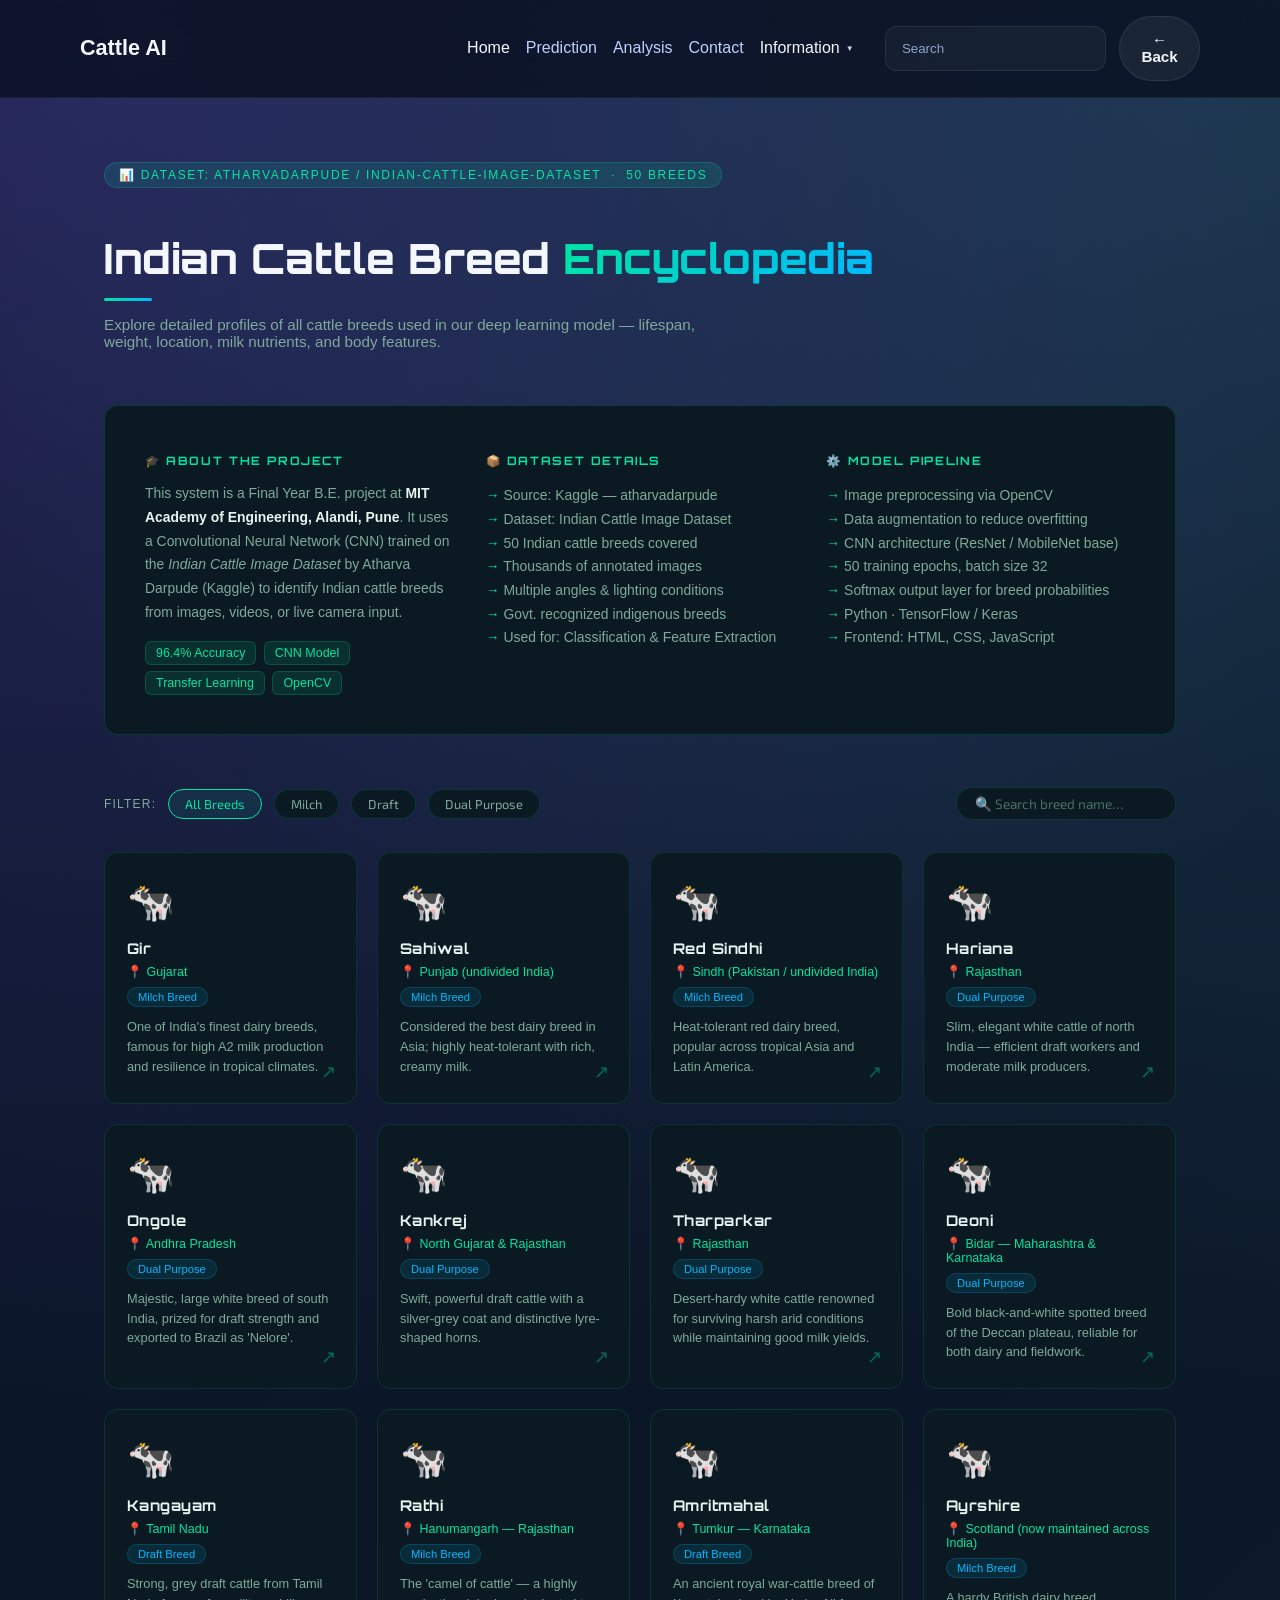
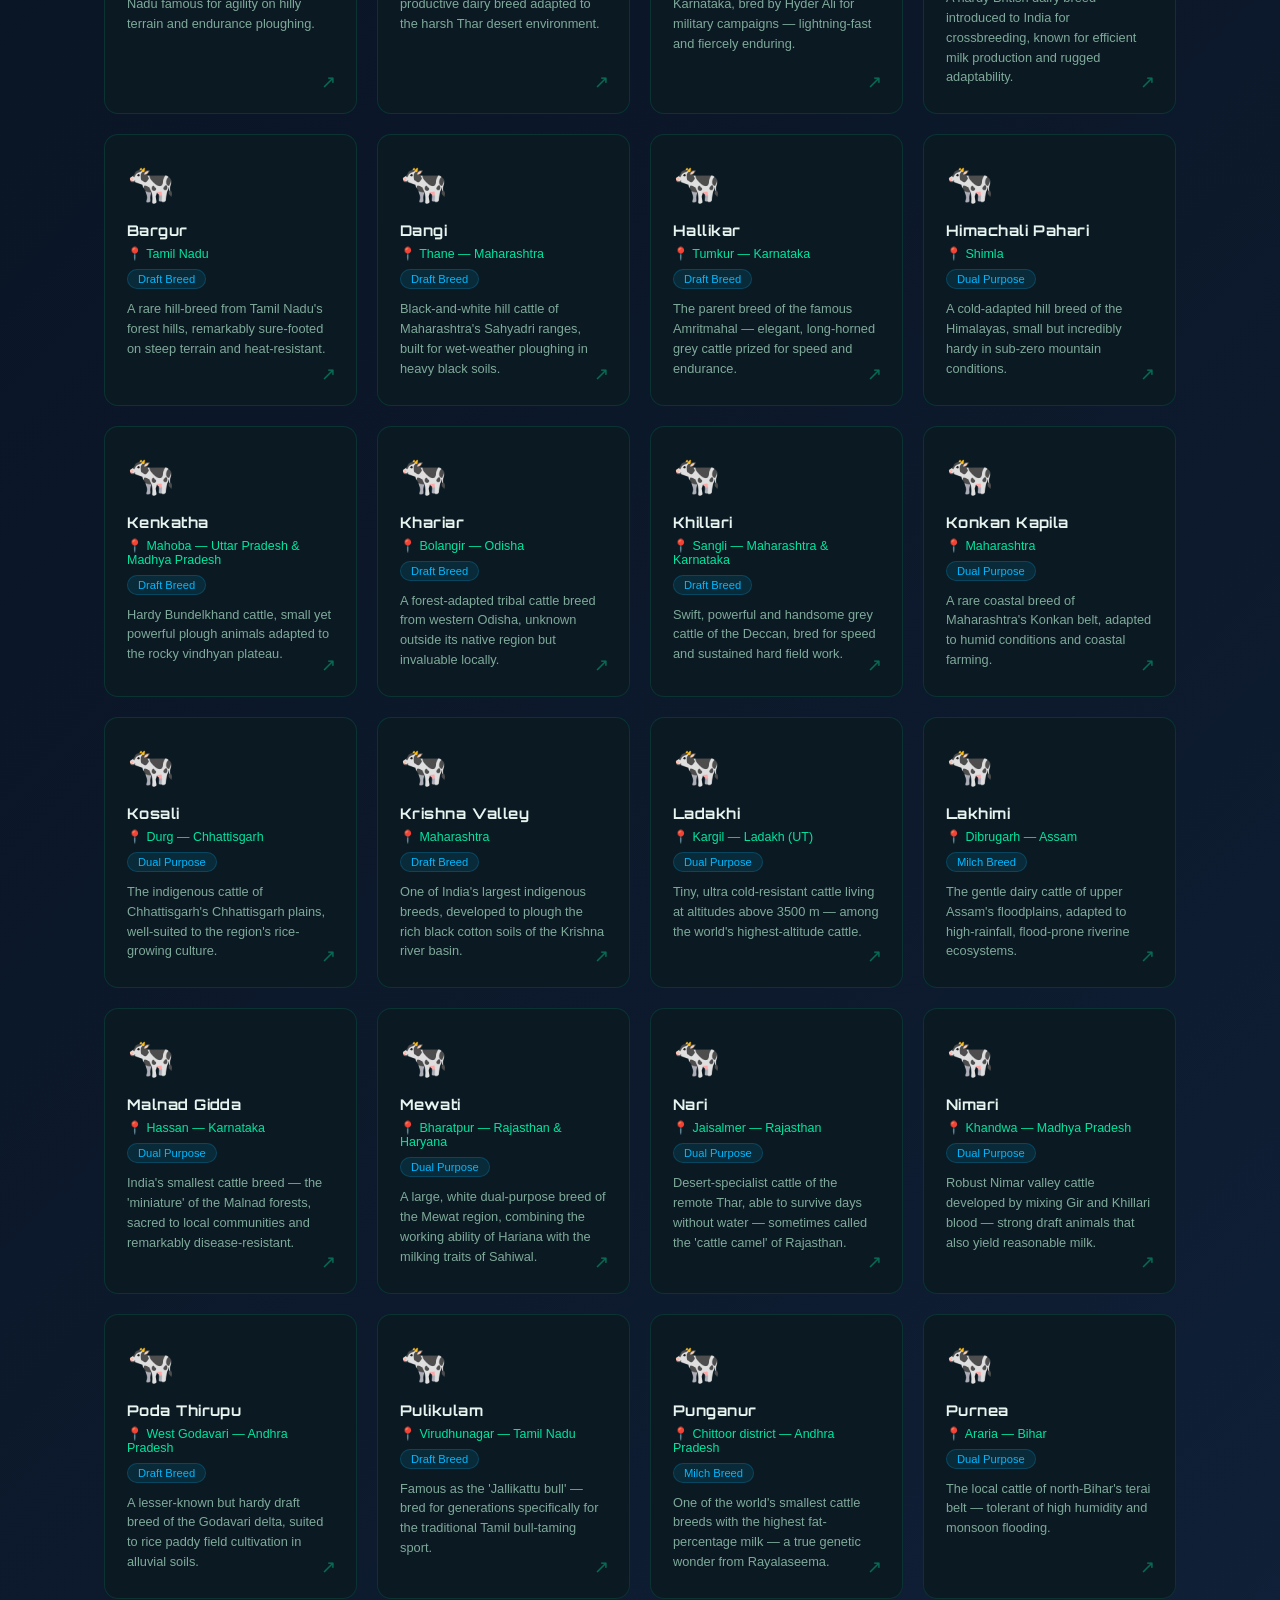
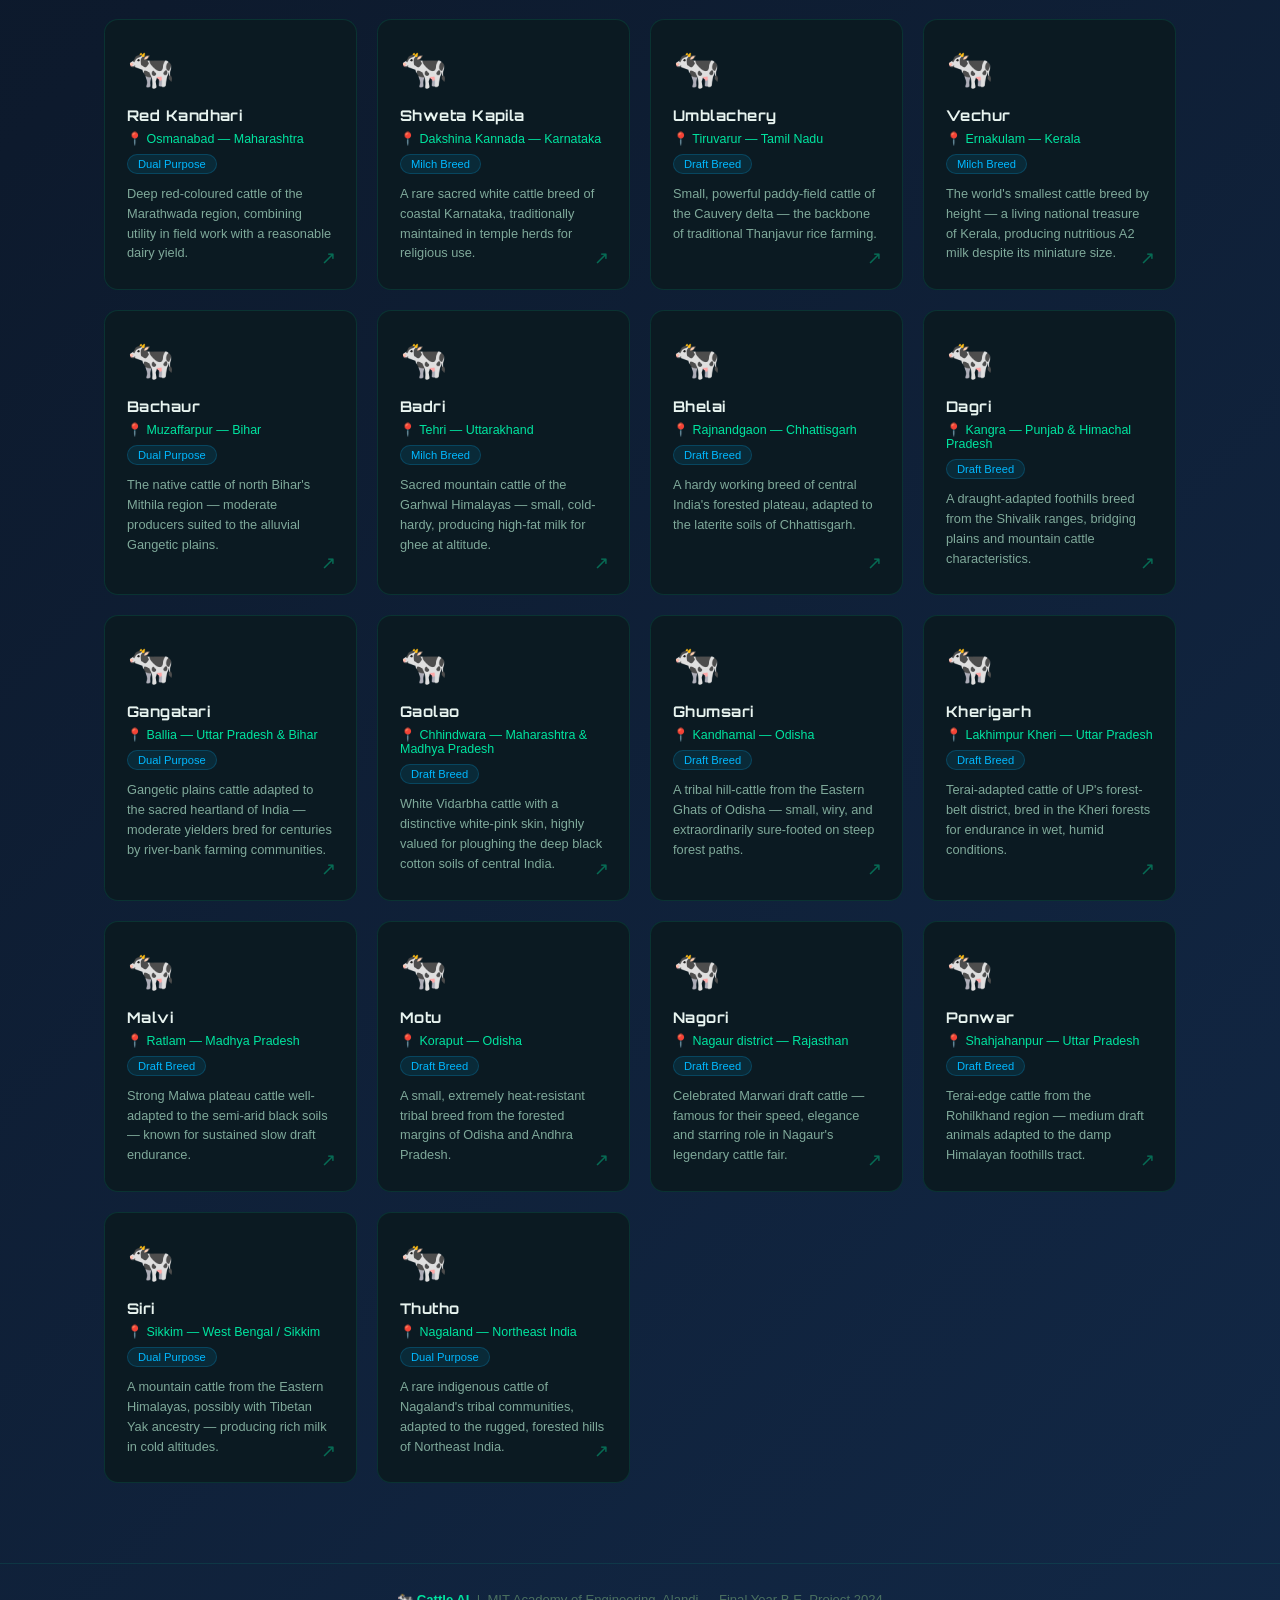
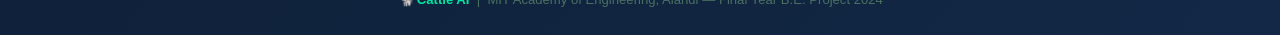
<file: prediction.html>
<!DOCTYPE html>
<html lang="en">
<head>
  <meta charset="UTF-8" />
  <meta name="viewport" content="width=device-width, initial-scale=1.0" />
  <title>Breed Information | Cattle AI</title>
  <meta name="description" content="Detailed information on Indian cattle breeds used in the AI-Based Cattle Breed Identification System." />
  <link rel="preconnect" href="https://fonts.googleapis.com" />
  <link href="https://fonts.googleapis.com/css2?family=Orbitron:wght@400;600;800&family=Exo+2:wght@300;400;500;600&display=swap" rel="stylesheet" />
  <link rel="stylesheet" href="style.css" />
  <style>
    /* ── Page-specific overrides ──────────────────────────────── */
    .info-hero {
      padding: 64px 5vw 40px;
      max-width: 1200px;
      margin: 0 auto;
    }
    .info-hero .badge {
      display: inline-flex; align-items: center; gap: 8px;
      background: rgba(0,229,160,.12);
      border: 1px solid rgba(0,229,160,.2);
      border-radius: 20px; padding: 5px 14px;
      font-size: .75rem; letter-spacing: .14em;
      text-transform: uppercase; color: #00e5a0;
      margin-bottom: 18px;
    }
    .info-hero h1 {
      font-family: 'Orbitron', sans-serif;
      font-size: clamp(1.6rem, 4vw, 2.6rem);
      font-weight: 800; line-height: 1.2;
      margin-bottom: 14px;
    }
    .info-hero h1 span {
      background: linear-gradient(135deg,#00e5a0,#00b8ff);
      -webkit-background-clip: text; -webkit-text-fill-color: transparent;
      background-clip: text;
    }
    .info-hero p { color: #7fa99a; font-size: .95rem; max-width: 620px; }
    .divider-line {
      width: 48px; height: 3px;
      background: linear-gradient(135deg,#00e5a0,#00b8ff);
      border-radius: 2px; margin: 14px 0 10px;
    }

    /* ── Project summary card ───────────────────────────────── */
    .project-summary {
      max-width: 1200px; margin: 0 auto 52px;
      padding: 0 5vw;
    }
    .summary-card {
      background: #0b1a22;
      border: 1px solid rgba(0,229,160,.15);
      border-radius: 14px; padding: 36px 40px;
      display: grid;
      grid-template-columns: 1fr 1fr 1fr;
      gap: 32px;
    }
    .summary-section h3 {
      font-family: 'Orbitron', sans-serif;
      font-size: .72rem; letter-spacing: .14em;
      text-transform: uppercase; color: #00e5a0;
      margin-bottom: 10px;
    }
    .summary-section p, .summary-section li {
      font-size: .87rem; color: #7fa99a; line-height: 1.7;
    }
    .summary-section ul { list-style: none; padding: 0; }
    .summary-section li::before { content: "→ "; color: #00e5a0; }
    .stat-pill {
      display: inline-block;
      background: rgba(0,229,160,.1);
      border: 1px solid rgba(0,229,160,.2);
      border-radius: 6px; padding: 4px 10px;
      font-size: .78rem; color: #00e5a0;
      margin: 3px 3px 3px 0;
    }

    /* ── Filter bar ─────────────────────────────────────────── */
    .filter-bar {
      max-width: 1200px; margin: 0 auto 32px;
      padding: 0 5vw;
      display: flex; align-items: center; gap: 12px; flex-wrap: wrap;
    }
    .filter-label {
      font-size: .75rem; letter-spacing: .1em;
      text-transform: uppercase; color: #7fa99a;
    }
    .filter-btn {
      background: #0b1a22;
      border: 1px solid rgba(0,229,160,.15);
      border-radius: 20px; padding: 6px 16px;
      font-size: .8rem; color: #7fa99a;
      cursor: pointer; transition: all .24s ease;
      font-family: 'Exo 2', sans-serif;
    }
    .filter-btn:hover, .filter-btn.active {
      border-color: #00e5a0; color: #00e5a0;
      background: rgba(0,229,160,.08);
    }
    .search-breeds {
      margin-left: auto;
      background: #0b1a22;
      border: 1px solid rgba(0,229,160,.15);
      border-radius: 20px; padding: 7px 18px;
      color: #e8f4f0; font-family: 'Exo 2', sans-serif;
      font-size: .85rem; outline: none;
      transition: border-color .24s;
      width: 220px;
    }
    .search-breeds:focus { border-color: #00e5a0; }
    .search-breeds::placeholder { color: #4a7060; }

    /* ── Breed Grid ──────────────────────────────────────────── */
    .breed-grid {
      max-width: 1200px; margin: 0 auto 80px;
      padding: 0 5vw;
      display: grid;
      grid-template-columns: repeat(auto-fill, minmax(230px, 1fr));
      gap: 20px;
    }
    .breed-card {
      background: #0b1a22;
      border: 1px solid rgba(0,229,160,.12);
      border-radius: 14px; padding: 26px 22px;
      cursor: pointer;
      transition: transform .26s ease, border-color .26s ease, box-shadow .26s ease;
      position: relative; overflow: hidden;
      animation: fadeUp .5s ease both;
    }
    .breed-card::after {
      content: '';
      position: absolute; top: 0; left: 0; right: 0; height: 2px;
      background: linear-gradient(90deg,#00e5a0,#00b8ff);
      transform: scaleX(0); transform-origin: left;
      transition: transform .26s ease;
    }
    .breed-card:hover { transform: translateY(-6px); border-color: rgba(0,229,160,.35); box-shadow: 0 8px 32px rgba(0,229,160,.18); }
    .breed-card:hover::after { transform: scaleX(1); }
    .breed-card.hidden { display: none; }

    .breed-emoji { font-size: 2.4rem; margin-bottom: 14px; }
    .breed-name {
      font-family: 'Orbitron', sans-serif;
      font-size: .92rem; font-weight: 700;
      color: #e8f4f0; margin-bottom: 6px;
      letter-spacing: .03em;
    }
    .breed-location {
      font-size: .78rem; color: #00e5a0;
      margin-bottom: 8px;
    }
    .breed-type-tag {
      display: inline-block;
      background: rgba(0,184,255,.1);
      border: 1px solid rgba(0,184,255,.2);
      border-radius: 10px; padding: 3px 10px;
      font-size: .7rem; color: #00b8ff;
      margin-bottom: 10px;
    }
    .breed-blurb { font-size: .8rem; color: #7fa99a; line-height: 1.55; }
    .card-arrow {
      position: absolute; bottom: 20px; right: 20px;
      font-size: 1.1rem; color: rgba(0,229,160,.4);
      transition: color .2s, transform .2s;
    }
    .breed-card:hover .card-arrow { color: #00e5a0; transform: translate(2px,-2px); }

    @keyframes fadeUp {
      from { opacity:0; transform: translateY(22px); }
      to   { opacity:1; transform: translateY(0); }
    }

    /* ── Modal ───────────────────────────────────────────────── */
    .modal-overlay {
      position: fixed; inset: 0; z-index: 8000;
      background: rgba(5,13,18,.85);
      backdrop-filter: blur(10px);
      display: flex; align-items: center; justify-content: center;
      padding: 20px;
      opacity: 0; visibility: hidden;
      transition: opacity .3s ease, visibility .3s ease;
    }
    .modal-overlay.open { opacity: 1; visibility: visible; }

    .modal-box {
      background: #0b1a22;
      border: 1px solid rgba(0,229,160,.25);
      border-radius: 18px;
      width: 100%; max-width: 700px;
      max-height: 88vh; overflow-y: auto;
      transform: scale(.94) translateY(20px);
      transition: transform .32s cubic-bezier(.34,1.56,.64,1);
      padding: 0;
    }
    .modal-overlay.open .modal-box { transform: scale(1) translateY(0); }

    .modal-header {
      background: linear-gradient(135deg,rgba(0,229,160,.08),rgba(0,184,255,.06));
      border-bottom: 1px solid rgba(0,229,160,.12);
      padding: 32px 36px 24px;
      position: relative;
    }
    .modal-emoji { font-size: 3rem; margin-bottom: 10px; }
    .modal-breed-name {
      font-family: 'Orbitron', sans-serif;
      font-size: clamp(1.4rem, 3vw, 2rem);
      font-weight: 800;
      background: linear-gradient(135deg,#00e5a0,#00b8ff);
      -webkit-background-clip: text; -webkit-text-fill-color: transparent;
      background-clip: text;
    }
    .modal-subtitle { font-size: .85rem; color: #7fa99a; margin-top: 4px; }
    .modal-close {
      position: absolute; top: 20px; right: 24px;
      background: rgba(255,255,255,.05);
      border: 1px solid rgba(255,255,255,.1);
      border-radius: 8px; width: 36px; height: 36px;
      color: #7fa99a; font-size: 1.1rem; cursor: pointer;
      display: flex; align-items: center; justify-content: center;
      transition: all .2s;
    }
    .modal-close:hover { background: rgba(0,229,160,.1); color: #00e5a0; border-color: #00e5a0; }

    .modal-body { padding: 28px 36px 36px; }

    /* Stats grid inside modal */
    .stats-grid {
      display: grid;
      grid-template-columns: repeat(3, 1fr);
      gap: 14px; margin-bottom: 28px;
    }
    .stat-box {
      background: #0e2030;
      border: 1px solid rgba(0,229,160,.1);
      border-radius: 10px; padding: 16px 14px;
      text-align: center;
    }
    .stat-box .s-icon { font-size: 1.4rem; margin-bottom: 6px; }
    .stat-box .s-val {
      font-family: 'Orbitron', sans-serif;
      font-size: .95rem; font-weight: 700; color: #00e5a0;
      margin-bottom: 4px;
    }
    .stat-box .s-lbl { font-size: .7rem; color: #7fa99a; letter-spacing: .06em; text-transform: uppercase; }

    /* Info sections */
    .info-block { margin-bottom: 22px; }
    .info-block h4 {
      font-family: 'Orbitron', sans-serif;
      font-size: .72rem; letter-spacing: .14em;
      text-transform: uppercase; color: #00b8ff;
      margin-bottom: 10px;
      display: flex; align-items: center; gap: 8px;
    }
    .info-block p { font-size: .87rem; color: #a0c8b8; line-height: 1.7; }
    .info-block ul { list-style: none; padding: 0; }
    .info-block li {
      font-size: .85rem; color: #a0c8b8;
      padding: 5px 0;
      border-bottom: 1px solid rgba(255,255,255,.04);
      display: flex; align-items: flex-start; gap: 8px;
    }
    .info-block li::before { content: "▸"; color: #00e5a0; flex-shrink: 0; margin-top: 1px; }

    .milk-bar-wrap { display: flex; align-items: center; gap: 12px; margin-top: 6px; }
    .milk-bar-bg {
      flex:1; height: 8px; background: #0e2030;
      border-radius: 4px; overflow: hidden;
    }
    .milk-bar-fill {
      height: 100%;
      background: linear-gradient(90deg,#00e5a0,#00b8ff);
      border-radius: 4px;
      transition: width 1s cubic-bezier(.4,0,.2,1);
    }
    .milk-bar-label { font-size: .82rem; color: #00e5a0; font-family: 'Orbitron', sans-serif; min-width: 80px; text-align: right; }

    /* No-results */
    .no-results {
      grid-column: 1/-1; text-align: center;
      padding: 60px 20px; color: #4a7060; font-size: .95rem;
    }

    /* ── Responsive ──────────────────────────────────────────── */
    @media (max-width: 768px) {
      .summary-card { grid-template-columns: 1fr; }
      .stats-grid { grid-template-columns: repeat(2,1fr); }
      .modal-body { padding: 20px 20px 28px; }
      .modal-header { padding: 24px 20px 18px; }
    }
    @media (max-width: 480px) {
      .stats-grid { grid-template-columns: 1fr 1fr; }
    }
  </style>
</head>
<body data-page="information">

  <!-- ── PAGE LOADER ──────────────────────────────────────────────── -->
  <div class="site-loader" id="pageLoader" aria-hidden="true">
    <div class="loader-core"></div>
    <p>Scanning Breed...</p>
  </div>

  <!-- ── NAVBAR ───────────────────────────────────────────────────── -->
  <header class="site-header">

    <script type="text/javascript">
    function googleTranslateElementInit() {
        new google.translate.TranslateElement(
            {
                pageLanguage: 'en',
                includedLanguages: 'en,hi,mr,gu,kn,ta,te,bn',
                layout: google.translate.TranslateElement.InlineLayout.SIMPLE
            },
            'google_translate_element'
        );
    }
</script>

<script type="text/javascript">
    function googleTranslateElementInit() {
        new google.translate.TranslateElement(
            {
                pageLanguage: 'en',
                includedLanguages: 'en,hi,mr,gu,kn,ta,te,bn',
                layout: google.translate.TranslateElement.InlineLayout.SIMPLE
            },
            'google_translate_element'
        );
    }
</script>

<script
    type="text/javascript"
    src="https://translate.google.com/translate_a/element.js?cb=googleTranslateElementInit">
</script>

    <nav class="navbar container">
      <a class="logo" href="index.html">Cattle AI</a>
      <button class="menu-toggle" id="menuToggle" aria-label="Toggle navigation">☰</button>
      <div class="nav-panel" id="navPanel">
        <ul class="nav-links">
          <li><a class="active" href="/">Home</a></li>
          <li><a href="prediction.html">Prediction</a></li>
          <li><a href="analysis.html">Analysis</a></li>
          <li><a href="contact.html">Contact</a></li>
          <li><a class="active" href="information.html">Information</a></li>
          <div id="google_translate_element"></div>
        </ul>
        <div class="nav-actions">
          <input type="search" class="search-input" placeholder="Search" aria-label="Search" />
          <button class="back-button" type="button" onclick="goBackHome()">← Back</button>
        </div>
      </div>
    </nav>
  </header>

  <!-- ── HERO ─────────────────────────────────────────────────────── -->
  <div class="info-hero">
    <div class="badge">📊 Dataset: atharvadarpude / indian-cattle-image-dataset &nbsp;·&nbsp; 50 Breeds</div>
    <h1>Indian Cattle Breed <span>Encyclopedia</span></h1>
    <div class="divider-line"></div>
    <p>Explore detailed profiles of all cattle breeds used in our deep learning model — lifespan, weight, location, milk nutrients, and body features.</p>
  </div>

  <!-- ── PROJECT SUMMARY ──────────────────────────────────────────── -->
  <div class="project-summary">
    <div class="summary-card">

      <div class="summary-section">
        <h3>🎓 About the Project</h3>
        <p>This system is a Final Year B.E. project at <strong style="color:#e8f4f0;">MIT Academy of Engineering, Alandi, Pune</strong>. It uses a Convolutional Neural Network (CNN) trained on the <em>Indian Cattle Image Dataset</em> by Atharva Darpude (Kaggle) to identify Indian cattle breeds from images, videos, or live camera input.</p>
        <div style="margin-top:12px;">
          <span class="stat-pill">96.4% Accuracy</span>
          <span class="stat-pill">CNN Model</span>
          <span class="stat-pill">Transfer Learning</span>
          <span class="stat-pill">OpenCV</span>
        </div>
      </div>

      <div class="summary-section">
        <h3>📦 Dataset Details</h3>
        <ul>
          <li>Source: Kaggle — atharvadarpude</li>
          <li>Dataset: Indian Cattle Image Dataset</li>
          <li>50 Indian cattle breeds covered</li>
          <li>Thousands of annotated images</li>
          <li>Multiple angles &amp; lighting conditions</li>
          <li>Govt. recognized indigenous breeds</li>
          <li>Used for: Classification &amp; Feature Extraction</li>
        </ul>
      </div>

      <div class="summary-section">
        <h3>⚙️ Model Pipeline</h3>
        <ul>
          <li>Image preprocessing via OpenCV</li>
          <li>Data augmentation to reduce overfitting</li>
          <li>CNN architecture (ResNet / MobileNet base)</li>
          <li>50 training epochs, batch size 32</li>
          <li>Softmax output layer for breed probabilities</li>
          <li>Python · TensorFlow / Keras</li>
          <li>Frontend: HTML, CSS, JavaScript</li>
        </ul>
      </div>

    </div>
  </div>

  <!-- ── FILTER BAR ────────────────────────────────────────────────── -->
  <div class="filter-bar">
    <span class="filter-label">Filter:</span>
    <button class="filter-btn active" data-filter="all">All Breeds</button>
    <button class="filter-btn" data-filter="milch">Milch</button>
    <button class="filter-btn" data-filter="draft">Draft</button>
    <button class="filter-btn" data-filter="dual">Dual Purpose</button>
    <input type="search" class="search-breeds" id="breedSearch" placeholder="🔍 Search breed name…" />
  </div>

  <!-- ── BREED GRID ────────────────────────────────────────────────── -->
  <div class="breed-grid" id="breedGrid">
    <!-- Cards are injected by JavaScript below -->
  </div>

  <!-- ── MODAL OVERLAY ─────────────────────────────────────────────── -->
  <div class="modal-overlay" id="modalOverlay" role="dialog" aria-modal="true" aria-labelledby="modalBreedName">
    <div class="modal-box" id="modalBox">
      <div class="modal-header">
        <div class="modal-emoji" id="modalEmoji"></div>
        <div class="modal-breed-name" id="modalBreedName"></div>
        <div class="modal-subtitle" id="modalSubtitle"></div>
        <button class="modal-close" id="modalClose" aria-label="Close">✕</button>
      </div>
      <div class="modal-body" id="modalBody"></div>
    </div>
  </div>

  <!-- ── FOOTER ────────────────────────────────────────────────────── -->
  <footer style="border-top:1px solid rgba(0,229,160,.1);padding:28px 5vw;text-align:center;font-size:.82rem;color:#4a7060;">
    🐄 <strong style="color:#00e5a0;">Cattle AI</strong> &nbsp;|&nbsp;
    MIT Academy of Engineering, Alandi — Final Year B.E. Project 2024
  </footer>

  <script src="script.js"></script>
  <script>
  /* ================================================================
     INFORMATION PAGE — Breed data + interactive cards + modal
  ================================================================ */

  // ── Full breed database ──────────────────────────────────────────
  const BREEDS = [
    {
      id: "gir",
      name: "Gir",
      emoji: "🐄",
      location: "Gir Forest, Saurashtra, Gujarat",
      type: "milch",
      typeLabel: "Milch Breed",
      blurb: "One of India's finest dairy breeds, famous for high A2 milk production and resilience in tropical climates.",
      lifespan: "12–15 years",
      weight: "385–550 kg (cow) · 550–800 kg (bull)",
      height: "130–140 cm",
      origin: "Gir Forest, Junagadh, Gujarat",
      color: "Red / spotted white-red patches",
      milkYield: "1200–3000 L / lactation",
      milkFat: "4.5–5.5%",
      milkProtein: "3.5%",
      milkScore: 88,
      features: [
        "Prominent forehead dome (convex skull)",
        "Long pendulous ears, folded like a leaf",
        "Deep red or spotted red-white coat",
        "Large hump over shoulders (zebu characteristic)",
        "Long switch tail reaching to hocks",
        "Loose pendulous dewlap",
      ],
      uses: "High-fat A2 milk, breed export to Brazil & Israel, sacred status in Gujarat",
      conservation: "Thriving – exported globally; recognized by ICAR",
    },
    {
      id: "sahiwal",
      name: "Sahiwal",
      emoji: "🐄",
      location: "Montgomery, Punjab (undivided India)",
      type: "milch",
      typeLabel: "Milch Breed",
      blurb: "Considered the best dairy breed in Asia; highly heat-tolerant with rich, creamy milk.",
      lifespan: "12–14 years",
      weight: "300–400 kg (cow) · 450–600 kg (bull)",
      height: "125–135 cm",
      origin: "Montgomery District, Punjab",
      color: "Reddish-brown / dull red",
      milkYield: "1400–2500 L / lactation",
      milkFat: "4.5–5.0%",
      milkProtein: "3.6%",
      milkScore: 85,
      features: [
        "Compact, medium-sized frame",
        "Short, thick neck with small hump",
        "Loose, pendulous skin folds",
        "Dull-red to brownish coat",
        "Short, flat horns curving outward",
        "Well-developed udder with good milk veins",
      ],
      uses: "Primarily dairy; crossbreeding in Africa and Australia",
      conservation: "Well-preserved; cross-bred globally for tropical dairying",
    },
    {
      id: "red_sindhi",
      name: "Red Sindhi",
      emoji: "🐄",
      location: "Karachi & Hyderabad, Sindh (Pakistan / undivided India)",
      type: "milch",
      typeLabel: "Milch Breed",
      blurb: "Heat-tolerant red dairy breed, popular across tropical Asia and Latin America.",
      lifespan: "12–15 years",
      weight: "280–340 kg (cow) · 420–540 kg (bull)",
      height: "120–130 cm",
      origin: "Sindh province",
      color: "Deep red / dark reddish-brown",
      milkYield: "1100–2100 L / lactation",
      milkFat: "4.5–5.5%",
      milkProtein: "3.4%",
      milkScore: 80,
      features: [
        "Medium, compact body with deep red coat",
        "Medium-sized curved horns",
        "Moderately developed dewlap",
        "Moderate hump over the withers",
        "Good tick resistance due to dense skin",
        "Fine skin with short, smooth hair",
      ],
      uses: "Dairy; crossbreeding programs in tropical countries",
      conservation: "Stable; government breeding centres maintain purity",
    },
    {
      id: "hariana",
      name: "Hariana",
      emoji: "🐄",
      location: "Haryana, western Uttar Pradesh, Rajasthan",
      type: "dual",
      typeLabel: "Dual Purpose",
      blurb: "Slim, elegant white cattle of north India — efficient draft workers and moderate milk producers.",
      lifespan: "14–18 years",
      weight: "280–370 kg (cow) · 430–580 kg (bull)",
      height: "130–145 cm",
      origin: "Rohtak, Hisar, Gurgaon districts, Haryana",
      color: "White / light grey",
      milkYield: "900–1600 L / lactation",
      milkFat: "4.0–4.5%",
      milkProtein: "3.3%",
      milkScore: 60,
      features: [
        "Tall, lean, angular body frame",
        "Long, narrow white face",
        "Short, sharp, outward-turning horns",
        "Small to medium straight hump",
        "Thin skin, short glossy white coat",
        "Powerful hindquarters for draft work",
      ],
      uses: "Ploughing, transport, moderate dairy",
      conservation: "Stable; valued by farmers across Haryana",
    },
    {
      id: "ongole",
      name: "Ongole",
      emoji: "🐄",
      location: "Prakasam & Guntur districts, Andhra Pradesh",
      type: "dual",
      typeLabel: "Dual Purpose",
      blurb: "Majestic, large white breed of south India, prized for draft strength and exported to Brazil as 'Nelore'.",
      lifespan: "15–20 years",
      weight: "350–450 kg (cow) · 550–900 kg (bull)",
      height: "140–160 cm",
      origin: "Ongole (Prakasam), Andhra Pradesh",
      color: "White / grey-white",
      milkYield: "600–1200 L / lactation",
      milkFat: "4.0–4.8%",
      milkProtein: "3.2%",
      milkScore: 48,
      features: [
        "Very large, heavy muscular body",
        "Massive, prominent hump (largest among Indian breeds)",
        "Broad, flat forehead; large ears",
        "Long, drooping dewlap",
        "Dark grey skin around eyes and muzzle",
        "Short, thick, curved horns pointing outward",
      ],
      uses: "Heavy draft, beef (exported as Nelore to Brazil)",
      conservation: "Critically endangered in native tract; thriving as Nelore globally",
    },
    {
      id: "kankrej",
      name: "Kankrej",
      emoji: "🐄",
      location: "Rann of Kutch, North Gujarat & Rajasthan",
      type: "dual",
      typeLabel: "Dual Purpose",
      blurb: "Swift, powerful draft cattle with a silver-grey coat and distinctive lyre-shaped horns.",
      lifespan: "14–18 years",
      weight: "320–420 kg (cow) · 500–700 kg (bull)",
      height: "135–148 cm",
      origin: "Kankrej region, Banaskantha, Gujarat",
      color: "Silver-grey / iron-grey / steel blue",
      milkYield: "900–1500 L / lactation",
      milkFat: "3.8–4.5%",
      milkProtein: "3.3%",
      milkScore: 58,
      features: [
        "Muscular body with broad back",
        "Distinctive lyre-shaped horns turning outward and backward",
        "Short, thick neck with medium hump",
        "Steel-grey to iron coat",
        "Broad forehead, large eyes",
        "Quick-stepping, energetic gait",
      ],
      uses: "Heavy draft, light dairy; known for extraordinary walking endurance",
      conservation: "Well maintained; exported to Brazil as 'Guzerat'",
    },
    {
      id: "tharparkar",
      name: "Tharparkar",
      emoji: "🐄",
      location: "Thar Desert, Barmer, Rajasthan",
      type: "dual",
      typeLabel: "Dual Purpose",
      blurb: "Desert-hardy white cattle renowned for surviving harsh arid conditions while maintaining good milk yields.",
      lifespan: "14–18 years",
      weight: "290–370 kg (cow) · 440–570 kg (bull)",
      height: "128–140 cm",
      origin: "Tharparkar district, Rajasthan (border of India-Pakistan)",
      color: "White / grey-white",
      milkYield: "1000–2200 L / lactation",
      milkFat: "4.4–5.2%",
      milkProtein: "3.5%",
      milkScore: 72,
      features: [
        "Medium-sized, well-proportioned frame",
        "Short, curved horns pointing upward",
        "Thick, rough skin adapted to desert heat",
        "Small, firm hump",
        "Large, clear eyes with good desert vision",
        "Long, deep barrel for water storage",
      ],
      uses: "Desert dairy and draft; community livelihood in Thar region",
      conservation: "Endangered; active conservation by NRCE Bikaner",
    },
    {
      id: "deoni",
      name: "Deoni",
      emoji: "🐄",
      location: "Latur, Osmanabad, Bidar — Maharashtra & Karnataka",
      type: "dual",
      typeLabel: "Dual Purpose",
      blurb: "Bold black-and-white spotted breed of the Deccan plateau, reliable for both dairy and fieldwork.",
      lifespan: "12–16 years",
      weight: "290–370 kg (cow) · 440–580 kg (bull)",
      height: "128–138 cm",
      origin: "Deccan Plateau, Latur, Maharashtra",
      color: "Black & white patches (piebald)",
      milkYield: "850–1600 L / lactation",
      milkFat: "3.9–4.8%",
      milkProtein: "3.3%",
      milkScore: 56,
      features: [
        "Distinctive black-and-white piebald coat",
        "Medium, compact muscular body",
        "Short, thick horns curving outward",
        "Moderate hump; straight topline",
        "Pink muzzle and udder skin",
        "Well-developed milk veins in lactating cows",
      ],
      uses: "Dual purpose — light ploughing and dairy",
      conservation: "Moderate numbers; state government breed development programs",
    },
    {
      id: "kangayam",
      name: "Kangayam",
      emoji: "🐄",
      location: "Erode & Tiruppur districts, Tamil Nadu",
      type: "draft",
      typeLabel: "Draft Breed",
      blurb: "Strong, grey draft cattle from Tamil Nadu famous for agility on hilly terrain and endurance ploughing.",
      lifespan: "15–20 years",
      weight: "260–360 kg (cow) · 400–560 kg (bull)",
      height: "120–135 cm",
      origin: "Kangayam, Erode, Tamil Nadu",
      color: "Grey / dark grey",
      milkYield: "500–900 L / lactation",
      milkFat: "4.2–5.0%",
      milkProtein: "3.2%",
      milkScore: 35,
      features: [
        "Compact, deep-chested frame",
        "Short, thick horns curving upward then inward",
        "Dark grey coat; black muzzle and hooves",
        "Straight back, well-arched ribs",
        "Hard, black hooves suited to rocky terrain",
        "Energetic, alert temperament",
      ],
      uses: "Primarily draft and field ploughing; light dairy as secondary use",
      conservation: "Endangered; protected by Kandaswami Kandar College farm, Erode",
    },
    {
      id: "rathi",
      name: "Rathi",
      emoji: "🐄",
      location: "Bikaner, Ganganagar, Hanumangarh — Rajasthan",
      type: "milch",
      typeLabel: "Milch Breed",
      blurb: "The 'camel of cattle' — a highly productive dairy breed adapted to the harsh Thar desert environment.",
      lifespan: "13–16 years",
      weight: "280–360 kg (cow) · 420–560 kg (bull)",
      height: "126–136 cm",
      origin: "Bikaner region, Rajasthan",
      color: "Brown with white patches / reddish-brown",
      milkYield: "1200–2500 L / lactation",
      milkFat: "4.8–5.4%",
      milkProtein: "3.6%",
      milkScore: 78,
      features: [
        "Medium-sized body with round barrel",
        "Brown coat with irregular white spots",
        "Short, slightly curved horns",
        "Moderate hump; clean legs",
        "Well-attached, symmetrical udder",
        "Efficient feed conversion in sparse vegetation",
      ],
      uses: "High-yielding desert dairy; livelihood of Raikas (pastoral community)",
      conservation: "Stable; National Bureau of Animal Genetic Resources (NBAGR) registered",
    },
    // ── 40 NEW BREEDS ─────────────────────────────────────────────
    {
      id: "amritmahal",
      name: "Amritmahal",
      emoji: "🐄",
      location: "Hassan, Chikkamagaluru, Tumkur — Karnataka",
      type: "draft",
      typeLabel: "Draft Breed",
      blurb: "An ancient royal war-cattle breed of Karnataka, bred by Hyder Ali for military campaigns — lightning-fast and fiercely enduring.",
      lifespan: "15–20 years",
      weight: "270–350 kg (cow) · 400–550 kg (bull)",
      height: "125–138 cm",
      origin: "Doab region, Hassan district, Karnataka",
      color: "Grey / dark grey with black markings",
      milkYield: "400–700 L / lactation",
      milkFat: "4.5–5.2%",
      milkProtein: "3.3%",
      milkScore: 28,
      features: [
        "Slim, athletic, well-muscled body",
        "Long, horizontal sharp horns",
        "Dark grey coat with black stripes on face",
        "Short, clean legs with hard black hooves",
        "Highly alert, nervous temperament",
        "Prominent withers and tight skin",
      ],
      uses: "Heavy draft ploughing; historically used in Mysore army transport",
      conservation: "Endangered; maintained at government farms in Karnataka",
    },
    {
      id: "ayrshire",
      name: "Ayrshire",
      emoji: "🐄",
      location: "Ayrshire, Scotland (now maintained across India)",
      type: "milch",
      typeLabel: "Milch Breed",
      blurb: "A hardy British dairy breed introduced to India for crossbreeding, known for efficient milk production and rugged adaptability.",
      lifespan: "10–15 years",
      weight: "400–550 kg (cow) · 600–800 kg (bull)",
      height: "135–148 cm",
      origin: "Ayrshire county, Scotland, UK",
      color: "Red & white / brown & white patches",
      milkYield: "3000–5500 L / lactation",
      milkFat: "3.8–4.2%",
      milkProtein: "3.3%",
      milkScore: 82,
      features: [
        "Medium-large, wedge-shaped dairy frame",
        "Red and white or brown and white spotted coat",
        "Long, upward-swept lyre-shaped horns",
        "Well-attached, strongly developed udder",
        "Strong legs, sound feet",
        "Alert, active temperament",
      ],
      uses: "High-volume dairy; crossbreeding with Indian breeds for tropical adaptation",
      conservation: "Exotic breed — imported stock maintained at state farms",
    },
    {
      id: "bargur",
      name: "Bargur",
      emoji: "🐄",
      location: "Bargur Hills, Erode district, Tamil Nadu",
      type: "draft",
      typeLabel: "Draft Breed",
      blurb: "A rare hill-breed from Tamil Nadu's forest hills, remarkably sure-footed on steep terrain and heat-resistant.",
      lifespan: "14–18 years",
      weight: "240–320 kg (cow) · 360–480 kg (bull)",
      height: "118–130 cm",
      origin: "Bargur Hills, Erode, Tamil Nadu",
      color: "Brown with white dorsal stripe / brindle",
      milkYield: "400–700 L / lactation",
      milkFat: "4.8–5.5%",
      milkProtein: "3.4%",
      milkScore: 25,
      features: [
        "Short, compact body built for hill terrain",
        "Distinct white dorsal stripe from neck to tail",
        "Short, sharp upward-curving horns",
        "Brown to brindle coat",
        "Very hard, rounded hooves for rocky paths",
        "Swift, agile movement on steep slopes",
      ],
      uses: "Forest draft work; hill ploughing; community ceremonial use",
      conservation: "Critically endangered; Tamil Nadu livestock dept breeding program",
    },
    {
      id: "dangi",
      name: "Dangi",
      emoji: "🐄",
      location: "Nashik, Ahmednagar, Thane — Maharashtra",
      type: "draft",
      typeLabel: "Draft Breed",
      blurb: "Black-and-white hill cattle of Maharashtra's Sahyadri ranges, built for wet-weather ploughing in heavy black soils.",
      lifespan: "14–18 years",
      weight: "260–360 kg (cow) · 400–520 kg (bull)",
      height: "120–134 cm",
      origin: "Dangs region, Nashik, Maharashtra",
      color: "Black & white patches / dark grey",
      milkYield: "500–900 L / lactation",
      milkFat: "4.2–5.0%",
      milkProtein: "3.3%",
      milkScore: 30,
      features: [
        "Short, compact, well-muscled frame",
        "Black and white patchy coat",
        "Short, thick curved horns",
        "Moderate hump; strong legs",
        "Hard hooves adapted to wet black-soil terrain",
        "Calm temperament; easy to handle",
      ],
      uses: "Wet-land ploughing; carrying loads in hilly areas",
      conservation: "Stable; ICAR-registered breed with active conservation",
    },
    {
      id: "hallikar",
      name: "Hallikar",
      emoji: "🐄",
      location: "Mandya, Mysore, Tumkur — Karnataka",
      type: "draft",
      typeLabel: "Draft Breed",
      blurb: "The parent breed of the famous Amritmahal — elegant, long-horned grey cattle prized for speed and endurance.",
      lifespan: "15–20 years",
      weight: "280–370 kg (cow) · 420–560 kg (bull)",
      height: "130–145 cm",
      origin: "Hallikar region, Mandya, Karnataka",
      color: "Grey / dark grey",
      milkYield: "500–900 L / lactation",
      milkFat: "4.4–5.2%",
      milkProtein: "3.3%",
      milkScore: 30,
      features: [
        "Tall, slender, graceful body",
        "Long, tapering horns sweeping back and upward",
        "Grey coat darkening towards neck and head",
        "Prominent, sharp withers",
        "Fine skin with short, shiny hair",
        "Highly alert with nervous energy",
      ],
      uses: "Fast road and field draft; ceremonial use in Karnataka festivals",
      conservation: "Endangered; Hallikar breed society active in Mandya",
    },
    {
      id: "himachali_pahari",
      name: "Himachali Pahari",
      emoji: "🐄",
      location: "Himachal Pradesh — Kangra, Mandi, Shimla",
      type: "dual",
      typeLabel: "Dual Purpose",
      blurb: "A cold-adapted hill breed of the Himalayas, small but incredibly hardy in sub-zero mountain conditions.",
      lifespan: "12–16 years",
      weight: "180–280 kg (cow) · 280–400 kg (bull)",
      height: "108–122 cm",
      origin: "Kangra & Mandi valleys, Himachal Pradesh",
      color: "Brown / black-brown / fawn",
      milkYield: "500–1100 L / lactation",
      milkFat: "4.8–5.8%",
      milkProtein: "3.6%",
      milkScore: 38,
      features: [
        "Small, compact body with heavy bone density",
        "Thick, shaggy coat for insulation in cold",
        "Short, twisted horns pointing forward",
        "Strong, round hooves for rocky mountain trails",
        "Deep chest for high-altitude oxygen efficiency",
        "Docile temperament; suited to family farming",
      ],
      uses: "Mountain dairy and light draft; milk for home consumption in hills",
      conservation: "Stable in native hills; NBAGR recognized",
    },
    {
      id: "kenkatha",
      name: "Kenkatha",
      emoji: "🐄",
      location: "Banda, Hamirpur, Mahoba — Uttar Pradesh & Madhya Pradesh",
      type: "draft",
      typeLabel: "Draft Breed",
      blurb: "Hardy Bundelkhand cattle, small yet powerful plough animals adapted to the rocky vindhyan plateau.",
      lifespan: "14–17 years",
      weight: "220–300 kg (cow) · 320–440 kg (bull)",
      height: "112–125 cm",
      origin: "Ken river valley, Bundelkhand, UP/MP",
      color: "White / light grey",
      milkYield: "400–700 L / lactation",
      milkFat: "4.5–5.2%",
      milkProtein: "3.3%",
      milkScore: 26,
      features: [
        "Small but robust, muscular body",
        "Short, sharp pointed horns curving upward",
        "White or light grey coat",
        "Hard, compact hooves for rocky ground",
        "Energetic, stubborn working temperament",
        "Minimal water and feed requirement",
      ],
      uses: "Ploughing rocky Bundelkhand fields; light transport",
      conservation: "Endangered; Ken river basin conservation efforts ongoing",
    },
    {
      id: "khariar",
      name: "Khariar",
      emoji: "🐄",
      location: "Nuapada, Bolangir — Odisha",
      type: "draft",
      typeLabel: "Draft Breed",
      blurb: "A forest-adapted tribal cattle breed from western Odisha, unknown outside its native region but invaluable locally.",
      lifespan: "13–17 years",
      weight: "230–310 kg (cow) · 340–460 kg (bull)",
      height: "115–128 cm",
      origin: "Khariar region, Nuapada, Odisha",
      color: "Red / brown-red",
      milkYield: "400–650 L / lactation",
      milkFat: "4.6–5.4%",
      milkProtein: "3.3%",
      milkScore: 24,
      features: [
        "Medium-small, moderately muscled frame",
        "Short upward-curving horns",
        "Reddish-brown smooth coat",
        "Moderate hump; clean neck",
        "Adapted to dry deciduous forest terrain",
        "Low-maintenance under tribal farming conditions",
      ],
      uses: "Field ploughing, pack transport in tribal Odisha",
      conservation: "Rare; recognized by NBAGR; minimal formal conservation",
    },
    {
      id: "khillari",
      name: "Khillari",
      emoji: "🐄",
      location: "Satara, Sholapur, Sangli — Maharashtra & Karnataka",
      type: "draft",
      typeLabel: "Draft Breed",
      blurb: "Swift, powerful and handsome grey cattle of the Deccan, bred for speed and sustained hard field work.",
      lifespan: "15–20 years",
      weight: "280–370 kg (cow) · 430–590 kg (bull)",
      height: "128–144 cm",
      origin: "Khillari, Satara district, Maharashtra",
      color: "Grey / white-grey",
      milkYield: "450–800 L / lactation",
      milkFat: "4.5–5.3%",
      milkProtein: "3.3%",
      milkScore: 28,
      features: [
        "Lean, long-limbed athletic body",
        "Long, forward-pointing sharp horns",
        "Fine, glossy grey coat",
        "Tight skin; clearly visible muscles",
        "Prominent, sharp dorsal ridge",
        "Spirited, fast-paced gait",
      ],
      uses: "Fast bullock cart racing; deep ploughing in hard soils",
      conservation: "Endangered; Maharashtra state programme at Satara farm",
    },
    {
      id: "konkan_kapila",
      name: "Konkan Kapila",
      emoji: "🐄",
      location: "Sindhudurg, Ratnagiri — Konkan Coast, Maharashtra",
      type: "dual",
      typeLabel: "Dual Purpose",
      blurb: "A rare coastal breed of Maharashtra's Konkan belt, adapted to humid conditions and coastal farming.",
      lifespan: "12–15 years",
      weight: "230–310 kg (cow) · 330–450 kg (bull)",
      height: "112–124 cm",
      origin: "Sindhudurg, Konkan, Maharashtra",
      color: "White / light cream",
      milkYield: "600–1000 L / lactation",
      milkFat: "4.6–5.4%",
      milkProtein: "3.4%",
      milkScore: 36,
      features: [
        "Compact, small-to-medium frame",
        "Short curved horns pointing backward",
        "White or cream smooth coat",
        "Tick-resistant skin in coastal humidity",
        "Moderate dewlap; medium-sized hump",
        "Calm temperament; easy to manage",
      ],
      uses: "Small-scale dairy; coastal paddy field ploughing",
      conservation: "Critically endangered; Konkan Krishi Vidyapeeth conserving breed",
    },
    {
      id: "kosali",
      name: "Kosali",
      emoji: "🐄",
      location: "Raipur, Bilaspur, Durg — Chhattisgarh",
      type: "dual",
      typeLabel: "Dual Purpose",
      blurb: "The indigenous cattle of Chhattisgarh's Chhattisgarh plains, well-suited to the region's rice-growing culture.",
      lifespan: "13–16 years",
      weight: "240–330 kg (cow) · 360–490 kg (bull)",
      height: "118–132 cm",
      origin: "Kosala region (Raipur / Bilaspur), Chhattisgarh",
      color: "White / grey-white",
      milkYield: "500–900 L / lactation",
      milkFat: "4.3–5.1%",
      milkProtein: "3.3%",
      milkScore: 32,
      features: [
        "Medium body with moderate hump",
        "Short, straight or slightly curved horns",
        "White to grey smooth coat",
        "Well-developed hindquarters for paddy ploughing",
        "Moderately long dewlap",
        "Tolerant to high humidity and seasonal flooding",
      ],
      uses: "Paddy field ploughing; light dairy for family use",
      conservation: "Recognized by NBAGR; state-level conservation ongoing",
    },
    {
      id: "krishna_valley",
      name: "Krishna Valley",
      emoji: "🐄",
      location: "Belgaum, Bijapur — Karnataka & Kolhapur, Maharashtra",
      type: "draft",
      typeLabel: "Draft Breed",
      blurb: "One of India's largest indigenous breeds, developed to plough the rich black cotton soils of the Krishna river basin.",
      lifespan: "14–18 years",
      weight: "340–450 kg (cow) · 500–750 kg (bull)",
      height: "140–158 cm",
      origin: "Krishna river valley, Bijapur, Karnataka",
      color: "White / light grey",
      milkYield: "600–1000 L / lactation",
      milkFat: "4.0–4.8%",
      milkProtein: "3.2%",
      milkScore: 36,
      features: [
        "Very large, heavy body — one of India's tallest breeds",
        "Long, outward-sweeping massive horns",
        "Broad forehead; large, calm eyes",
        "Massive dewlap and well-developed hump",
        "White or light grey coat",
        "Powerful, slow, steady gait",
      ],
      uses: "Heavy cotton-soil ploughing; bullock cart haulage",
      conservation: "Endangered; genetic resource maintained at Bijapur farm",
    },
    {
      id: "ladakhi",
      name: "Ladakhi",
      emoji: "🐄",
      location: "Leh, Kargil — Ladakh (UT)",
      type: "dual",
      typeLabel: "Dual Purpose",
      blurb: "Tiny, ultra cold-resistant cattle living at altitudes above 3500 m — among the world's highest-altitude cattle.",
      lifespan: "12–16 years",
      weight: "150–230 kg (cow) · 220–340 kg (bull)",
      height: "100–116 cm",
      origin: "Leh district, Ladakh, J&K/UT",
      color: "Black / brown / grey",
      milkYield: "300–600 L / lactation",
      milkFat: "5.5–7.0%",
      milkProtein: "4.0%",
      milkScore: 22,
      features: [
        "Very small body with dense, shaggy coat",
        "Short, stout legs built for rocky altitude terrain",
        "Extra-large lungs for altitude oxygen extraction",
        "Small, compact hooves — hard as stone",
        "Deep chest; round barrel",
        "Extremely docile; lives with family in winter",
      ],
      uses: "High-altitude dairy; pack animal for trekking routes",
      conservation: "Rare; isolated to Ladakh — natural geographic protection",
    },
    {
      id: "lakhimi",
      name: "Lakhimi",
      emoji: "🐄",
      location: "Dhemaji, Lakhimpur, Dibrugarh — Assam",
      type: "milch",
      typeLabel: "Milch Breed",
      blurb: "The gentle dairy cattle of upper Assam's floodplains, adapted to high-rainfall, flood-prone riverine ecosystems.",
      lifespan: "12–15 years",
      weight: "220–300 kg (cow) · 320–440 kg (bull)",
      height: "110–124 cm",
      origin: "Lakhimpur district, Assam",
      color: "Black / dark brown",
      milkYield: "700–1300 L / lactation",
      milkFat: "4.4–5.2%",
      milkProtein: "3.5%",
      milkScore: 42,
      features: [
        "Small, compact body with shiny black coat",
        "Short, curved horns pointing upward",
        "Well-developed udder for its small size",
        "Tick-resistant smooth skin",
        "Adapted to waterlogged, flood-prone terrain",
        "Gentle, calm temperament",
      ],
      uses: "Family dairy in Assam tea-garden belt; light draft",
      conservation: "Stable in native habitat; NBAGR registered",
    },
    {
      id: "malnad_gidda",
      name: "Malnad Gidda",
      emoji: "🐄",
      location: "Shimoga, Chikkamagaluru, Hassan — Karnataka",
      type: "dual",
      typeLabel: "Dual Purpose",
      blurb: "India's smallest cattle breed — the 'miniature' of the Malnad forests, sacred to local communities and remarkably disease-resistant.",
      lifespan: "14–18 years",
      weight: "80–130 kg (cow) · 100–180 kg (bull)",
      height: "85–100 cm",
      origin: "Malnad region, Western Ghats, Karnataka",
      color: "Black / brown / fawn",
      milkYield: "200–500 L / lactation",
      milkFat: "5.5–7.0%",
      milkProtein: "4.2%",
      milkScore: 18,
      features: [
        "Extremely small, dwarf body — under 1 metre tall",
        "Short, stubby horns or polled (hornless)",
        "Dense, glossy dark coat",
        "Exceptional tick and disease resistance",
        "Thrives on minimal forest forage",
        "Sacred status in local tribal communities",
      ],
      uses: "Sacred/ritual use; limited A2 milk rich in nutrients; forest grazing",
      conservation: "Critically endangered; Karnataka Govt Project Malnad Gidda",
    },
    {
      id: "mewati",
      name: "Mewati",
      emoji: "🐄",
      location: "Alwar, Bharatpur — Rajasthan & Haryana",
      type: "dual",
      typeLabel: "Dual Purpose",
      blurb: "A large, white dual-purpose breed of the Mewat region, combining the working ability of Hariana with the milking traits of Sahiwal.",
      lifespan: "14–18 years",
      weight: "310–400 kg (cow) · 470–620 kg (bull)",
      height: "132–146 cm",
      origin: "Mewat district, Alwar, Rajasthan",
      color: "White / grey-white",
      milkYield: "1000–1800 L / lactation",
      milkFat: "4.2–4.9%",
      milkProtein: "3.4%",
      milkScore: 58,
      features: [
        "Tall, well-built frame — cross between Hariana traits",
        "Long, fine white face with bright eyes",
        "Short to medium curved horns",
        "Moderate, well-placed hump",
        "Clean, strong legs",
        "Docile, easy to manage",
      ],
      uses: "Dual purpose — moderate dairy and agricultural draft",
      conservation: "Stable; NBAGR registered; common in Rajasthan-Haryana belt",
    },
    {
      id: "nari",
      name: "Nari",
      emoji: "🐄",
      location: "Barmer, Jaisalmer — Rajasthan",
      type: "dual",
      typeLabel: "Dual Purpose",
      blurb: "Desert-specialist cattle of the remote Thar, able to survive days without water — sometimes called the 'cattle camel' of Rajasthan.",
      lifespan: "13–17 years",
      weight: "220–310 kg (cow) · 330–470 kg (bull)",
      height: "118–132 cm",
      origin: "Nari River tract, Barmer, Rajasthan",
      color: "Grey / white",
      milkYield: "500–900 L / lactation",
      milkFat: "4.8–5.6%",
      milkProtein: "3.5%",
      milkScore: 33,
      features: [
        "Medium-small frame with deep barrel for fat storage",
        "Thick, rough heat-resistant skin",
        "Small eyes with heavy brow ridge",
        "Short horns; compact head",
        "Very low water requirement — extreme desert adaptation",
        "Dense bone structure",
      ],
      uses: "Desert draft, light dairy; nomadic Rabari community livelihood",
      conservation: "Rare; remote geographic distribution provides partial protection",
    },
    {
      id: "nimari",
      name: "Nimari",
      emoji: "🐄",
      location: "Khargone, Barwani, Khandwa — Madhya Pradesh",
      type: "dual",
      typeLabel: "Dual Purpose",
      blurb: "Robust Nimar valley cattle developed by mixing Gir and Khillari blood — strong draft animals that also yield reasonable milk.",
      lifespan: "14–18 years",
      weight: "290–380 kg (cow) · 440–600 kg (bull)",
      height: "128–142 cm",
      origin: "Nimar region, Khargone, Madhya Pradesh",
      color: "Red / brown-red",
      milkYield: "800–1400 L / lactation",
      milkFat: "4.3–5.1%",
      milkProtein: "3.4%",
      milkScore: 48,
      features: [
        "Medium-large body with strong bone structure",
        "Reddish coat — trait inherited from Gir ancestry",
        "Medium curved horns",
        "Well-developed hump",
        "Broad chest; powerful hindquarters",
        "Suitable for both cotton and cereal field work",
      ],
      uses: "Cotton field ploughing; moderate dairy",
      conservation: "Stable; NBAGR registered; common in Nimar valley",
    },
    {
      id: "poda_thirupu",
      name: "Poda Thirupu",
      emoji: "🐄",
      location: "East Godavari, West Godavari — Andhra Pradesh",
      type: "draft",
      typeLabel: "Draft Breed",
      blurb: "A lesser-known but hardy draft breed of the Godavari delta, suited to rice paddy field cultivation in alluvial soils.",
      lifespan: "13–17 years",
      weight: "250–340 kg (cow) · 380–500 kg (bull)",
      height: "120–134 cm",
      origin: "Godavari delta region, Andhra Pradesh",
      color: "White / grey",
      milkYield: "450–750 L / lactation",
      milkFat: "4.1–4.9%",
      milkProtein: "3.2%",
      milkScore: 27,
      features: [
        "Medium frame, well-proportioned",
        "Short, outward-pointing horns",
        "White or grey smooth coat",
        "Adapted to waterlogged paddy conditions",
        "Moderate hump; long tail",
        "Mild temperament",
      ],
      uses: "Paddy field ploughing in delta agriculture",
      conservation: "Endangered; minimal formal conservation; NBAGR listed",
    },
    {
      id: "pulikulam",
      name: "Pulikulam",
      emoji: "🐄",
      location: "Madurai, Sivaganga, Virudhunagar — Tamil Nadu",
      type: "draft",
      typeLabel: "Draft Breed",
      blurb: "Famous as the 'Jallikattu bull' — bred for generations specifically for the traditional Tamil bull-taming sport.",
      lifespan: "15–20 years",
      weight: "250–360 kg (cow) · 400–580 kg (bull)",
      height: "120–136 cm",
      origin: "Pulikulam village, Sivaganga, Tamil Nadu",
      color: "Grey / dark grey with black markings",
      milkYield: "400–650 L / lactation",
      milkFat: "4.5–5.5%",
      milkProtein: "3.4%",
      milkScore: 24,
      features: [
        "Compact, muscular body with tight skin",
        "Short, strong, sharp horns",
        "Dark grey coat with black face and legs",
        "Extremely agile and quick reflexes",
        "High-strung, aggressive temperament",
        "Strong, heavy hindquarters for burst sprinting",
      ],
      uses: "Jallikattu sport; field ploughing; cultural heritage of Tamil Nadu",
      conservation: "Protected under Tamil Nadu Jallikattu Act; actively bred",
    },
    {
      id: "punganur",
      name: "Punganur",
      emoji: "🐄",
      location: "Chittoor district — Andhra Pradesh",
      type: "milch",
      typeLabel: "Milch Breed",
      blurb: "One of the world's smallest cattle breeds with the highest fat-percentage milk — a true genetic wonder from Rayalaseema.",
      lifespan: "14–18 years",
      weight: "70–120 kg (cow) · 100–160 kg (bull)",
      height: "70–90 cm",
      origin: "Punganur, Chittoor, Andhra Pradesh",
      color: "White / grey / brown",
      milkYield: "150–300 L / lactation",
      milkFat: "8.0–13.5%",
      milkProtein: "4.5%",
      milkScore: 30,
      features: [
        "Extremely small, dwarf body — shortest cattle in India",
        "Wide forehead with short upturned horns",
        "Round, barrel-shaped body",
        "Disproportionately rich milk for its size",
        "Exceptionally docile and gentle",
        "Thrives on minimal coarse fodder",
      ],
      uses: "Sacred household cattle; ultra-rich A2 milk; Panchagavya products",
      conservation: "Critically endangered; AP Govt Punganur Conservation Centre, Chittoor",
    },
    {
      id: "purnea",
      name: "Purnea",
      emoji: "🐄",
      location: "Purnia, Katihar, Araria — Bihar",
      type: "dual",
      typeLabel: "Dual Purpose",
      blurb: "The local cattle of north-Bihar's terai belt — tolerant of high humidity and monsoon flooding.",
      lifespan: "12–15 years",
      weight: "220–310 kg (cow) · 340–460 kg (bull)",
      height: "112–126 cm",
      origin: "Purnia district, Bihar",
      color: "Black / dark grey",
      milkYield: "500–900 L / lactation",
      milkFat: "4.4–5.2%",
      milkProtein: "3.4%",
      milkScore: 35,
      features: [
        "Small to medium body; deep chest",
        "Short, curved horns",
        "Dark, smooth coat suited to terai humidity",
        "Strong hooves for wet alluvial fields",
        "Moderate hump; long dewlap",
        "Docile and easy to manage",
      ],
      uses: "Dual dairy and draft in Bihar's northern flood plains",
      conservation: "Stable; local breeding maintained by smallholder farmers",
    },
    {
      id: "red_kandhari",
      name: "Red Kandhari",
      emoji: "🐄",
      location: "Nanded, Latur, Osmanabad — Maharashtra",
      type: "dual",
      typeLabel: "Dual Purpose",
      blurb: "Deep red-coloured cattle of the Marathwada region, combining utility in field work with a reasonable dairy yield.",
      lifespan: "13–16 years",
      weight: "270–360 kg (cow) · 400–550 kg (bull)",
      height: "122–136 cm",
      origin: "Kandhar region, Nanded, Maharashtra",
      color: "Deep red / dark red-brown",
      milkYield: "700–1300 L / lactation",
      milkFat: "4.2–5.0%",
      milkProtein: "3.4%",
      milkScore: 46,
      features: [
        "Medium body; striking deep red coat",
        "Short, stout horns curving forward",
        "Dark red face with light-coloured eyes",
        "Moderate hump and dewlap",
        "Compact, well-muscled hindquarters",
        "Heat-tolerant; suited to Deccan climate",
      ],
      uses: "Agricultural draft; moderate dairy",
      conservation: "Stable; NBAGR registered; Nanded district farms",
    },
    {
      id: "shweta_kapila",
      name: "Shweta Kapila",
      emoji: "🐄",
      location: "Udupi, Dakshina Kannada — Karnataka",
      type: "milch",
      typeLabel: "Milch Breed",
      blurb: "A rare sacred white cattle breed of coastal Karnataka, traditionally maintained in temple herds for religious use.",
      lifespan: "13–16 years",
      weight: "220–310 kg (cow) · 340–470 kg (bull)",
      height: "114–128 cm",
      origin: "Coastal Udupi & Dakshina Kannada, Karnataka",
      color: "Pure white",
      milkYield: "600–1000 L / lactation",
      milkFat: "4.6–5.4%",
      milkProtein: "3.5%",
      milkScore: 36,
      features: [
        "Pure white, lustrous coat — no other colour markings",
        "Medium-small compact body",
        "Short, fine horns pointing upward",
        "Pink muzzle and light pink udder",
        "Gentle, calm disposition — ideal for temple upkeep",
        "Strong resistance to coastal tick infestations",
      ],
      uses: "Sacred/religious temple cattle; household dairy in coastal Karnataka",
      conservation: "Critically endangered; temple herd conservation programs",
    },
    {
      id: "umblachery",
      name: "Umblachery",
      emoji: "🐄",
      location: "Thanjavur, Nagapattinam, Tiruvarur — Tamil Nadu",
      type: "draft",
      typeLabel: "Draft Breed",
      blurb: "Small, powerful paddy-field cattle of the Cauvery delta — the backbone of traditional Thanjavur rice farming.",
      lifespan: "14–18 years",
      weight: "220–300 kg (cow) · 330–450 kg (bull)",
      height: "112–124 cm",
      origin: "Umblachery village, Thanjavur delta, Tamil Nadu",
      color: "Grey / dark grey with black markings",
      milkYield: "350–650 L / lactation",
      milkFat: "4.5–5.5%",
      milkProtein: "3.4%",
      milkScore: 24,
      features: [
        "Short, compact, heavily muscled body",
        "Short, sharp horns with black tips",
        "Grey coat with characteristic black face",
        "Black hooves and black-tipped tail",
        "Very strong hindquarters for paddy-field traction",
        "Extremely agile in waterlogged field conditions",
      ],
      uses: "Paddy ploughing; threshing; integral to Cauvery delta farming",
      conservation: "Endangered; Tamil Nadu Agriculture Dept breed station, Thanjavur",
    },
    {
      id: "vechur",
      name: "Vechur",
      emoji: "🐄",
      location: "Kottayam, Ernakulam — Kerala",
      type: "milch",
      typeLabel: "Milch Breed",
      blurb: "The world's smallest cattle breed by height — a living national treasure of Kerala, producing nutritious A2 milk despite its miniature size.",
      lifespan: "14–18 years",
      weight: "60–100 kg (cow) · 80–130 kg (bull)",
      height: "87–91 cm",
      origin: "Vechur village, Kottayam, Kerala",
      color: "Black / brown / fawn / white",
      milkYield: "150–350 L / lactation",
      milkFat: "6.0–8.5%",
      milkProtein: "4.2%",
      milkScore: 28,
      features: [
        "World's smallest cattle — recorded in Guinness World Records",
        "Tiny, compact, barrel-shaped body",
        "Very short, fine horns or polled",
        "Coat varies: black, brown, or fawn",
        "Highly disease-resistant; rarely needs veterinary care",
        "Calm, gentle — kept as pet-cattle in homes",
      ],
      uses: "Sacred household cattle; Ayurvedic ghee; ultra-rich A2 milk",
      conservation: "Critically endangered; saved by Dr. Sosamma Iype, KAU Thrissur",
    },
    {
      id: "bachaur",
      name: "Bachaur",
      emoji: "🐄",
      location: "Sitamarhi, Sheohar, Muzaffarpur — Bihar",
      type: "dual",
      typeLabel: "Dual Purpose",
      blurb: "The native cattle of north Bihar's Mithila region — moderate producers suited to the alluvial Gangetic plains.",
      lifespan: "13–16 years",
      weight: "240–330 kg (cow) · 360–490 kg (bull)",
      height: "118–132 cm",
      origin: "Bachaur, Sitamarhi district, Bihar",
      color: "White / grey",
      milkYield: "600–1100 L / lactation",
      milkFat: "4.3–5.0%",
      milkProtein: "3.4%",
      milkScore: 38,
      features: [
        "Medium body, straight topline",
        "Short, outward-curving horns",
        "White or grey smooth coat",
        "Moderate hump and dewlap",
        "Adapted to high water-table alluvial plains",
        "Docile, easy to manage",
      ],
      uses: "Field ploughing; moderate dairy for home consumption",
      conservation: "Stable; NBAGR registered breed of Bihar",
    },
    {
      id: "badri",
      name: "Badri",
      emoji: "🐄",
      location: "Chamoli, Pauri Garhwal, Tehri — Uttarakhand",
      type: "milch",
      typeLabel: "Milch Breed",
      blurb: "Sacred mountain cattle of the Garhwal Himalayas — small, cold-hardy, producing high-fat milk for ghee at altitude.",
      lifespan: "12–15 years",
      weight: "160–260 kg (cow) · 250–380 kg (bull)",
      height: "100–118 cm",
      origin: "Badrinath region, Chamoli, Uttarakhand",
      color: "Black / brown / fawn",
      milkYield: "400–900 L / lactation",
      milkFat: "5.0–6.5%",
      milkProtein: "3.8%",
      milkScore: 32,
      features: [
        "Small to medium body; dense coat for cold",
        "Short, curved horns",
        "Black or dark brown coat with thick undercoat",
        "Compact, sturdy legs for mountain trails",
        "Deep chest for altitude oxygen",
        "Sacred cattle — used in Char Dham pilgrimages",
      ],
      uses: "High-altitude dairy; sacred/ritual use in Himalayan temples",
      conservation: "Stable in hills; Badri Cow Conservation Mission, Uttarakhand Govt",
    },
    {
      id: "bhelai",
      name: "Bhelai",
      emoji: "🐄",
      location: "Durg, Rajnandgaon — Chhattisgarh",
      type: "draft",
      typeLabel: "Draft Breed",
      blurb: "A hardy working breed of central India's forested plateau, adapted to the laterite soils of Chhattisgarh.",
      lifespan: "13–17 years",
      weight: "240–330 kg (cow) · 360–490 kg (bull)",
      height: "116–130 cm",
      origin: "Bhelai tract, Durg, Chhattisgarh",
      color: "White / grey",
      milkYield: "400–700 L / lactation",
      milkFat: "4.3–5.0%",
      milkProtein: "3.3%",
      milkScore: 26,
      features: [
        "Medium, well-built compact body",
        "Short, forward-curving horns",
        "White or grey smooth coat",
        "Hard hooves for laterite soil terrain",
        "Moderate hump; short neck",
        "Heat and tick resistant",
      ],
      uses: "Agricultural ploughing in central India's plateaus",
      conservation: "Rare; NBAGR listed; minimal formal conservation program",
    },
    {
      id: "dagri",
      name: "Dagri",
      emoji: "🐄",
      location: "Pathankot, Gurdaspur, Kangra — Punjab & Himachal Pradesh",
      type: "draft",
      typeLabel: "Draft Breed",
      blurb: "A draught-adapted foothills breed from the Shivalik ranges, bridging plains and mountain cattle characteristics.",
      lifespan: "13–17 years",
      weight: "230–320 kg (cow) · 340–470 kg (bull)",
      height: "115–128 cm",
      origin: "Dag region, Pathankot, Punjab foothills",
      color: "White / light grey",
      milkYield: "450–800 L / lactation",
      milkFat: "4.3–5.0%",
      milkProtein: "3.3%",
      milkScore: 28,
      features: [
        "Medium, compact body built for hill footing",
        "Short sturdy horns",
        "Light grey smooth coat",
        "Strong legs with hard hooves",
        "Moderate hump and dewlap",
        "Tolerates both hot plains and cool hills",
      ],
      uses: "Foothills ploughing and light transport",
      conservation: "Endangered; NBAGR registered; Punjab foothills habitat",
    },
    {
      id: "gangatari",
      name: "Gangatari",
      emoji: "🐄",
      location: "Varanasi, Ghazipur, Ballia — Uttar Pradesh & Bihar",
      type: "dual",
      typeLabel: "Dual Purpose",
      blurb: "Gangetic plains cattle adapted to the sacred heartland of India — moderate yielders bred for centuries by river-bank farming communities.",
      lifespan: "13–16 years",
      weight: "250–340 kg (cow) · 370–510 kg (bull)",
      height: "120–134 cm",
      origin: "Ganga-Ghaghra doab, Varanasi, UP",
      color: "White / grey-white",
      milkYield: "700–1200 L / lactation",
      milkFat: "4.2–4.9%",
      milkProtein: "3.4%",
      milkScore: 44,
      features: [
        "Medium body, moderately developed hump",
        "Short, outward-curving white horns",
        "White to grey coat",
        "Broad forehead; large, quiet eyes",
        "Well-adapted to Gangetic floodplains",
        "Docile, temple-friendly temperament",
      ],
      uses: "Alluvial field ploughing; moderate dairy; river-bank farming",
      conservation: "Stable; NBAGR registered breed of eastern UP",
    },
    {
      id: "gaolao",
      name: "Gaolao",
      emoji: "🐄",
      location: "Wardha, Nagpur, Chhindwara — Maharashtra & Madhya Pradesh",
      type: "draft",
      typeLabel: "Draft Breed",
      blurb: "White Vidarbha cattle with a distinctive white-pink skin, highly valued for ploughing the deep black cotton soils of central India.",
      lifespan: "14–18 years",
      weight: "270–360 kg (cow) · 420–560 kg (bull)",
      height: "126–140 cm",
      origin: "Gaoli region, Wardha, Maharashtra",
      color: "White with pink skin",
      milkYield: "600–1000 L / lactation",
      milkFat: "4.2–5.0%",
      milkProtein: "3.3%",
      milkScore: 36,
      features: [
        "White coat with characteristic pink/rose-tinted skin",
        "Medium-large, muscular frame",
        "Short, upward-sweeping horns",
        "Prominent hump; broad back",
        "Thin skin showing pink undertone beneath white hair",
        "Strong legs for heavy cotton-soil ploughing",
      ],
      uses: "Deep black-soil ploughing; bullock cart haulage in Vidarbha",
      conservation: "Endangered; Wardha district breeding farm active",
    },
    {
      id: "ghumsari",
      name: "Ghumsari",
      emoji: "🐄",
      location: "Gajapati, Kandhamal — Odisha",
      type: "draft",
      typeLabel: "Draft Breed",
      blurb: "A tribal hill-cattle from the Eastern Ghats of Odisha — small, wiry, and extraordinarily sure-footed on steep forest paths.",
      lifespan: "13–17 years",
      weight: "200–290 kg (cow) · 300–420 kg (bull)",
      height: "108–122 cm",
      origin: "Ghumsur Hills, Gajapati, Odisha",
      color: "Red / brown-red",
      milkYield: "350–650 L / lactation",
      milkFat: "4.6–5.4%",
      milkProtein: "3.4%",
      milkScore: 22,
      features: [
        "Small, wiry, very lean frame",
        "Short, sharp upward-pointing horns",
        "Red or reddish-brown smooth coat",
        "Very hard, small hooves for hill paths",
        "Exceptional disease resistance in forest conditions",
        "Tribal community-bred; minimal human interference",
      ],
      uses: "Forest draft and pack animal; tribal community use",
      conservation: "Endangered; remote Eastern Ghats provides natural protection",
    },
    {
      id: "kherigarh",
      name: "Kherigarh",
      emoji: "🐄",
      location: "Lakhimpur Kheri — Uttar Pradesh",
      type: "draft",
      typeLabel: "Draft Breed",
      blurb: "Terai-adapted cattle of UP's forest-belt district, bred in the Kheri forests for endurance in wet, humid conditions.",
      lifespan: "13–17 years",
      weight: "230–310 kg (cow) · 340–470 kg (bull)",
      height: "116–130 cm",
      origin: "Lakhimpur Kheri, Uttar Pradesh",
      color: "White / grey",
      milkYield: "450–800 L / lactation",
      milkFat: "4.3–5.0%",
      milkProtein: "3.3%",
      milkScore: 28,
      features: [
        "Medium, well-proportioned frame",
        "Short, curved horns",
        "White or grey coat",
        "Adapted to terai humidity and tall-grass terrain",
        "Hard hooves; strong legs",
        "Moderate hump and dewlap",
      ],
      uses: "Terai forest ploughing; light transport in UP's Kheri district",
      conservation: "Rare; NBAGR registered; isolated to Kheri district",
    },
    {
      id: "malvi",
      name: "Malvi",
      emoji: "🐄",
      location: "Ujjain, Mandsaur, Ratlam — Madhya Pradesh",
      type: "draft",
      typeLabel: "Draft Breed",
      blurb: "Strong Malwa plateau cattle well-adapted to the semi-arid black soils — known for sustained slow draft endurance.",
      lifespan: "14–18 years",
      weight: "270–360 kg (cow) · 410–560 kg (bull)",
      height: "124–140 cm",
      origin: "Malwa region, Ujjain, Madhya Pradesh",
      color: "Grey / white-grey",
      milkYield: "600–1000 L / lactation",
      milkFat: "4.2–5.0%",
      milkProtein: "3.3%",
      milkScore: 38,
      features: [
        "Medium-large, well-muscled body",
        "Short, outward-curving horns",
        "Grey to white coat",
        "Broad back and chest for sustained draft",
        "Moderate hump; strong dewlap",
        "Heat-tolerant; minimal water requirement",
      ],
      uses: "Soybean and wheat ploughing in Malwa; bullock cart",
      conservation: "Stable; NBAGR registered; Malwa region breeding centres",
    },
    {
      id: "motu",
      name: "Motu",
      emoji: "🐄",
      location: "Malkangiri, Koraput — Odisha",
      type: "draft",
      typeLabel: "Draft Breed",
      blurb: "A small, extremely heat-resistant tribal breed from the forested margins of Odisha and Andhra Pradesh.",
      lifespan: "13–16 years",
      weight: "200–280 kg (cow) · 300–420 kg (bull)",
      height: "108–120 cm",
      origin: "Motu region, Malkangiri, Odisha",
      color: "Red / dark brown",
      milkYield: "300–550 L / lactation",
      milkFat: "4.7–5.4%",
      milkProtein: "3.4%",
      milkScore: 20,
      features: [
        "Small, stocky and robust frame",
        "Short, stout upward-curving horns",
        "Red-brown smooth coat",
        "Exceptional heat and humidity tolerance",
        "Minimal feed requirement — thrives on sparse forage",
        "Close-bonded with tribal communities",
      ],
      uses: "Tribal agricultural draft; pack animal in forest terrain",
      conservation: "Endangered; Odisha tribal belt habitat; NBAGR listed",
    },
    {
      id: "nagori",
      name: "Nagori",
      emoji: "🐄",
      location: "Nagaur district — Rajasthan",
      type: "draft",
      typeLabel: "Draft Breed",
      blurb: "Celebrated Marwari draft cattle — famous for their speed, elegance and starring role in Nagaur's legendary cattle fair.",
      lifespan: "14–18 years",
      weight: "280–380 kg (cow) · 430–620 kg (bull)",
      height: "130–148 cm",
      origin: "Nagaur district, Rajasthan",
      color: "White / light grey",
      milkYield: "500–900 L / lactation",
      milkFat: "4.2–5.0%",
      milkProtein: "3.3%",
      milkScore: 32,
      features: [
        "Tall, lean, elegant body — prized for appearance",
        "Long, sharp, outward-sweeping horns",
        "White or pale grey fine coat",
        "Small, firm hump; long neck",
        "Energetic, spirited gait",
        "Widely traded at Nagaur Cattle Fair (Asia's largest)",
      ],
      uses: "Fast bullock cart racing; desert draft; Nagaur fair trade",
      conservation: "Stable; Nagaur fair ecosystem supports active breeding",
    },
    {
      id: "ponwar",
      name: "Ponwar",
      emoji: "🐄",
      location: "Pilibhit, Shahjahanpur — Uttar Pradesh",
      type: "draft",
      typeLabel: "Draft Breed",
      blurb: "Terai-edge cattle from the Rohilkhand region — medium draft animals adapted to the damp Himalayan foothills tract.",
      lifespan: "13–16 years",
      weight: "220–310 kg (cow) · 330–460 kg (bull)",
      height: "114–126 cm",
      origin: "Ponwar region, Pilibhit, Uttar Pradesh",
      color: "White / light grey",
      milkYield: "400–700 L / lactation",
      milkFat: "4.3–5.0%",
      milkProtein: "3.3%",
      milkScore: 26,
      features: [
        "Medium, compact frame",
        "Short, outward-pointing horns",
        "White or light grey coat",
        "Adapted to seasonal flooding in terai",
        "Moderate hump; strong legs",
        "Docile temperament",
      ],
      uses: "Paddy and sugarcane ploughing in Rohilkhand",
      conservation: "Rare; NBAGR registered; Pilibhit district native range",
    },
    {
      id: "siri",
      name: "Siri",
      emoji: "🐄",
      location: "Darjeeling, Kalimpong, Sikkim — West Bengal / Sikkim",
      type: "dual",
      typeLabel: "Dual Purpose",
      blurb: "A mountain cattle from the Eastern Himalayas, possibly with Tibetan Yak ancestry — producing rich milk in cold altitudes.",
      lifespan: "12–16 years",
      weight: "180–280 kg (cow) · 270–390 kg (bull)",
      height: "106–122 cm",
      origin: "Siri, Darjeeling hills, West Bengal",
      color: "Black / dark brown with white patches",
      milkYield: "400–800 L / lactation",
      milkFat: "5.0–6.5%",
      milkProtein: "3.8%",
      milkScore: 30,
      features: [
        "Small to medium body with thick, shaggy coat",
        "Short, stout horns",
        "Black or dark brown coat with occasional white markings",
        "Dense undercoat for Himalayan cold",
        "Strong, compact legs for steep terrain",
        "Gentle; suited to small hill farms",
      ],
      uses: "Mountain dairy; light draft; milk for butter and cheese in hills",
      conservation: "Stable in Darjeeling/Sikkim; NBAGR registered",
    },
    {
      id: "thutho",
      name: "Thutho",
      emoji: "🐄",
      location: "Nagaland — Northeast India",
      type: "dual",
      typeLabel: "Dual Purpose",
      blurb: "A rare indigenous cattle of Nagaland's tribal communities, adapted to the rugged, forested hills of Northeast India.",
      lifespan: "12–15 years",
      weight: "160–240 kg (cow) · 240–360 kg (bull)",
      height: "100–118 cm",
      origin: "Nagaland, Northeast India",
      color: "Black / dark brown",
      milkYield: "300–600 L / lactation",
      milkFat: "5.0–6.5%",
      milkProtein: "3.8%",
      milkScore: 22,
      features: [
        "Small, compact body with dark shaggy coat",
        "Short, curved horns",
        "Black or dark brown coat",
        "Adapted to northeast monsoon and hill terrain",
        "High disease resistance in dense forest conditions",
        "Integral to Naga tribal cultural identity",
      ],
      uses: "Tribal dairy, ceremonial use; light draft in forested hills",
      conservation: "Endangered; tribal habitat provides some protection; NBAGR listed",
    },
  ];

  // ── Render breed cards ──────────────────────────────────────────
  function renderCards(list) {
    const grid = document.getElementById('breedGrid');
    grid.innerHTML = '';

    if (list.length === 0) {
      grid.innerHTML = '<div class="no-results">🔍 No breeds found. Try a different search.</div>';
      return;
    }

    list.forEach((b, i) => {
      const card = document.createElement('div');
      card.className = 'breed-card';
      card.dataset.type = b.type;
      card.style.animationDelay = (i * 0.05) + 's';
      card.innerHTML = `
        <div class="breed-emoji">${b.emoji}</div>
        <div class="breed-name">${b.name}</div>
        <div class="breed-location">📍 ${b.location.split(',').slice(-1)[0].trim()}</div>
        <div class="breed-type-tag">${b.typeLabel}</div>
        <div class="breed-blurb">${b.blurb}</div>
        <div class="card-arrow">↗</div>
      `;
      card.addEventListener('click', () => openModal(b));
      grid.appendChild(card);
    });
  }

  // ── Open modal with breed data ──────────────────────────────────
  function openModal(b) {
    document.getElementById('modalEmoji').textContent = b.emoji;
    document.getElementById('modalBreedName').textContent = b.name;
    document.getElementById('modalSubtitle').textContent = b.location + ' · ' + b.typeLabel;

    document.getElementById('modalBody').innerHTML = `
      <!-- Quick stats -->
      <div class="stats-grid">
        <div class="stat-box">
          <div class="s-icon">⏳</div>
          <div class="s-val">${b.lifespan}</div>
          <div class="s-lbl">Avg Lifespan</div>
        </div>
        <div class="stat-box">
          <div class="s-icon">⚖️</div>
          <div class="s-val">${b.weight.split('·')[0].trim()}</div>
          <div class="s-lbl">Cow Weight</div>
        </div>
        <div class="stat-box">
          <div class="s-icon">📏</div>
          <div class="s-val">${b.height}</div>
          <div class="s-lbl">Height at Withers</div>
        </div>
        <div class="stat-box">
          <div class="s-icon">📍</div>
          <div class="s-val" style="font-size:.78rem;">${b.origin.split(',')[0]}</div>
          <div class="s-lbl">Origin</div>
        </div>
        <div class="stat-box">
          <div class="s-icon">🎨</div>
          <div class="s-val" style="font-size:.78rem;">${b.color}</div>
          <div class="s-lbl">Coat Color</div>
        </div>
        <div class="stat-box">
          <div class="s-icon">🥛</div>
          <div class="s-val" style="font-size:.8rem;">${b.milkYield}</div>
          <div class="s-lbl">Milk / Lactation</div>
        </div>
      </div>

      <!-- Milk nutrients -->
      <div class="info-block">
        <h4>🥛 Milk Nutritional Profile</h4>
        <p style="margin-bottom:12px;">Fat content: <strong style="color:#00e5a0;">${b.milkFat}</strong> &nbsp;|&nbsp; Protein: <strong style="color:#00e5a0;">${b.milkProtein}</strong> &nbsp;|&nbsp; Type: <strong style="color:#00e5a0;">A2 Beta-Casein milk</strong></p>
        <div class="milk-bar-wrap">
          <span style="font-size:.78rem;color:#7fa99a;min-width:80px;">Yield Score</span>
          <div class="milk-bar-bg">
            <div class="milk-bar-fill" id="milkBar" style="width:0%"></div>
          </div>
          <span class="milk-bar-label">${b.milkScore}/100</span>
        </div>
      </div>

      <!-- Body features -->
      <div class="info-block">
        <h4>🐄 Distinctive Body Features</h4>
        <ul>
          ${b.features.map(f => `<li>${f}</li>`).join('')}
        </ul>
      </div>

      <!-- Uses & conservation -->
      <div class="info-block">
        <h4>🌾 Primary Uses</h4>
        <p>${b.uses}</p>
      </div>
      <div class="info-block">
        <h4>🛡️ Conservation Status</h4>
        <p>${b.conservation}</p>
      </div>
    `;

    document.getElementById('modalOverlay').classList.add('open');
    document.body.style.overflow = 'hidden';

    // Animate milk bar after modal opens
    setTimeout(() => {
      const bar = document.getElementById('milkBar');
      if (bar) bar.style.width = b.milkScore + '%';
    }, 350);
  }

  function closeModal() {
    document.getElementById('modalOverlay').classList.remove('open');
    document.body.style.overflow = '';
  }

  // Close on overlay click or button
  document.getElementById('modalClose').addEventListener('click', closeModal);
  document.getElementById('modalOverlay').addEventListener('click', (e) => {
    if (e.target === document.getElementById('modalOverlay')) closeModal();
  });
  document.addEventListener('keydown', (e) => { if (e.key === 'Escape') closeModal(); });

  // ── Filter + Search ─────────────────────────────────────────────
  let activeFilter = 'all';
  let searchTerm   = '';

  function applyFilters() {
    const filtered = BREEDS.filter(b => {
      const matchType   = activeFilter === 'all' || b.type === activeFilter;
      const matchSearch = b.name.toLowerCase().includes(searchTerm) ||
                          b.location.toLowerCase().includes(searchTerm) ||
                          b.blurb.toLowerCase().includes(searchTerm);
      return matchType && matchSearch;
    });
    renderCards(filtered);
  }

  document.querySelectorAll('.filter-btn').forEach(btn => {
    btn.addEventListener('click', () => {
      document.querySelectorAll('.filter-btn').forEach(b => b.classList.remove('active'));
      btn.classList.add('active');
      activeFilter = btn.dataset.filter;
      applyFilters();
    });
  });

  document.getElementById('breedSearch').addEventListener('input', (e) => {
    searchTerm = e.target.value.toLowerCase().trim();
    applyFilters();
  });

  // ── Initial render ───────────────────────────────────────────────
  renderCards(BREEDS);
  </script>
</body>
</html>
</file>
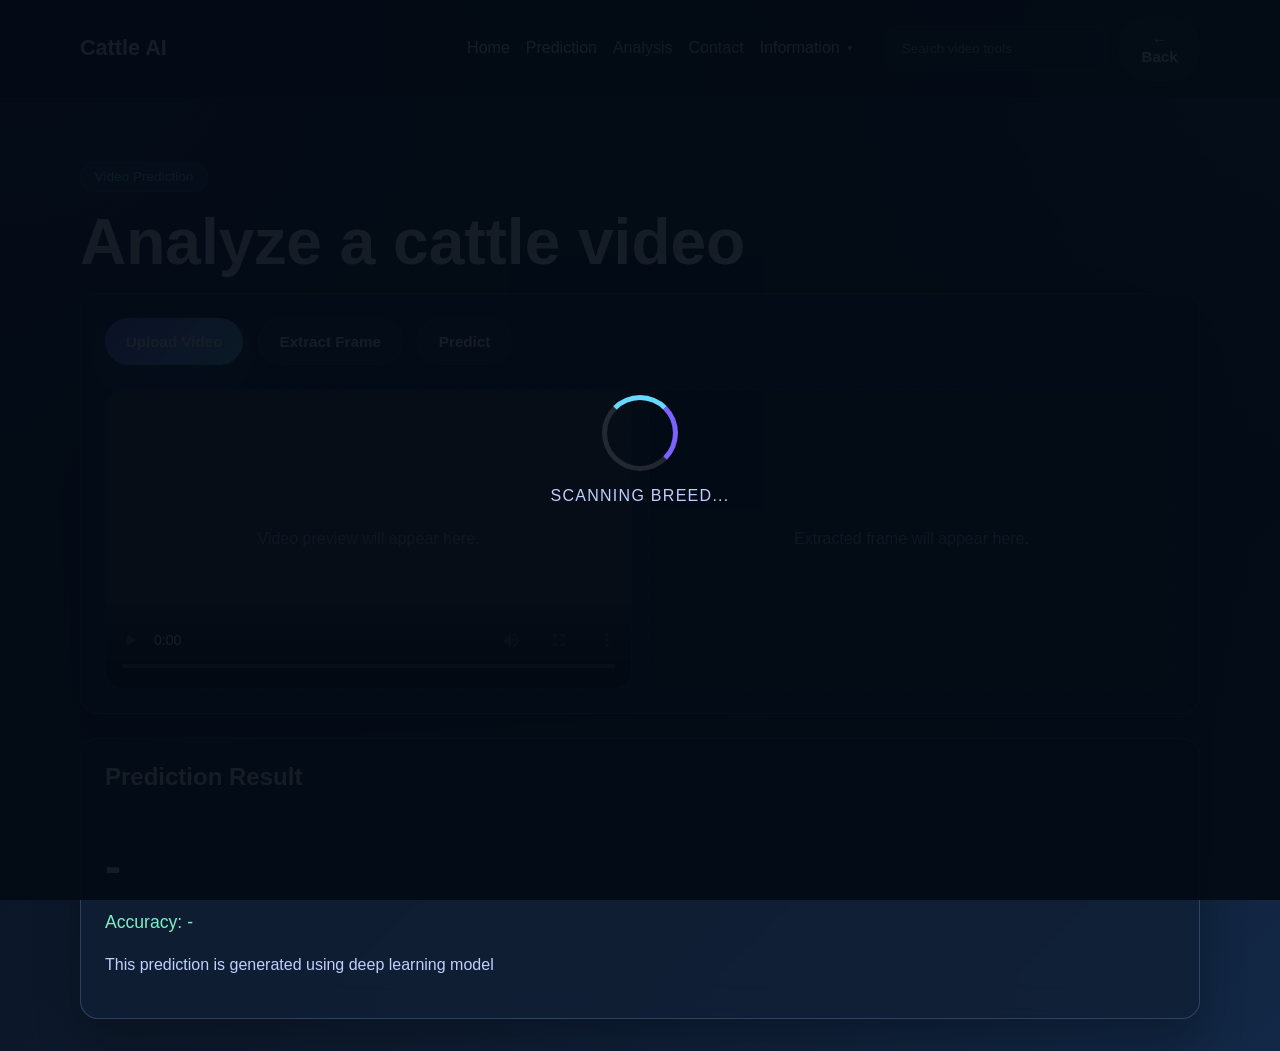
<file: video-prediction.html>
<!doctype html>
<html lang="en">
  <head>
    <meta charset="UTF-8" />
    <meta name="viewport" content="width=device-width, initial-scale=1.0" />
    <title>Video Prediction | Cattle AI</title>
    <meta name="description" content="Upload a video for cattle breed prediction." />
    <link rel="stylesheet" href="style.css" />
  </head>

<script type="text/javascript">
    function googleTranslateElementInit() {
        new google.translate.TranslateElement(
            {
                pageLanguage: 'en',
                includedLanguages: 'en,hi,mr,gu,kn,ta,te,bn',
                layout: google.translate.TranslateElement.InlineLayout.SIMPLE
            },
            'google_translate_element'
        );
    }
</script>

<script
    type="text/javascript"
    src="https://translate.google.com/translate_a/element.js?cb=googleTranslateElementInit">
</script>
  
  <body data-page="video">
    <div class="site-loader" id="pageLoader" aria-hidden="true">
      <div class="loader-core"></div>
      <p>Scanning Breed...</p>
    </div>

    <script type="text/javascript">
    function googleTranslateElementInit() {
        new google.translate.TranslateElement(
            {
                pageLanguage: 'en',
                includedLanguages: 'en,hi,mr,gu,kn,ta,te,bn',
                layout: google.translate.TranslateElement.InlineLayout.SIMPLE
            },
            'google_translate_element'
        );
    }
</script>

    <header class="site-header">
      <nav class="navbar container">
        <a class="logo" href="index.html">Cattle AI</a>
        <button class="menu-toggle" id="menuToggle" aria-label="Toggle navigation">☰</button>
        <div class="nav-panel" id="navPanel">
          <ul class="nav-links">
            <li><a class="active" href="/">Home</a></li>
            <li><a class="active" href="prediction.html">Prediction</a></li>
            <li><a href="analysis.html">Analysis</a></li>
            <li><a href="contact.html">Contact</a></li>
            <li><a class="active" href="information.html">Information</a></li>
            <div id="google_translate_element"></div>

          </ul>
          <div class="nav-actions">
            <input type="search" class="search-input" placeholder="Search video tools" aria-label="Search" />
            <button class="back-button" type="button" onclick="goBackHome()">← Back</button>
          </div>
        </div>
      </nav>
    </header>

    <main class="page-shell container">
      <div class="section-heading page-header">
        <span class="section-tag">Video Prediction</span>
        <h1>Analyze a cattle video</h1>
      </div>

      <section class="tool-layout glass-panel">
        <div class="tool-actions">
          <label class="primary-button file-label">
            Upload Video
            <input type="file" id="videoUpload" accept="video/*" hidden />
          </label>
          <button class="secondary-button button-element" id="extractFrameBtn" type="button">Extract Frame</button>
          <button class="secondary-button button-element" id="predictVideoBtn" type="button">Predict</button>
        </div>

        <div class="media-grid">
          <div class="preview-box">
            <video id="videoPreview" controls playsinline></video>
            <p class="placeholder-text" id="videoPlaceholder">Video preview will appear here.</p>
          </div>
          <div class="preview-box">
            <canvas id="frameCanvas"></canvas>
            <p class="placeholder-text" id="framePlaceholder">Extracted frame will appear here.</p>
          </div>
        </div>
      </section>

      <section class="result-card glass-panel" id="videoResult">
        <h2>Prediction Result</h2>
        <p class="result-breed" id="videoBreed">-</p>
        <p class="result-accuracy">Accuracy: <span id="videoAccuracy">-</span></p>
        <p class="result-note">This prediction is generated using deep learning model</p>
      </section>
    </main>

    <script src="script.js"></script>
  </body>
</html>
</file>
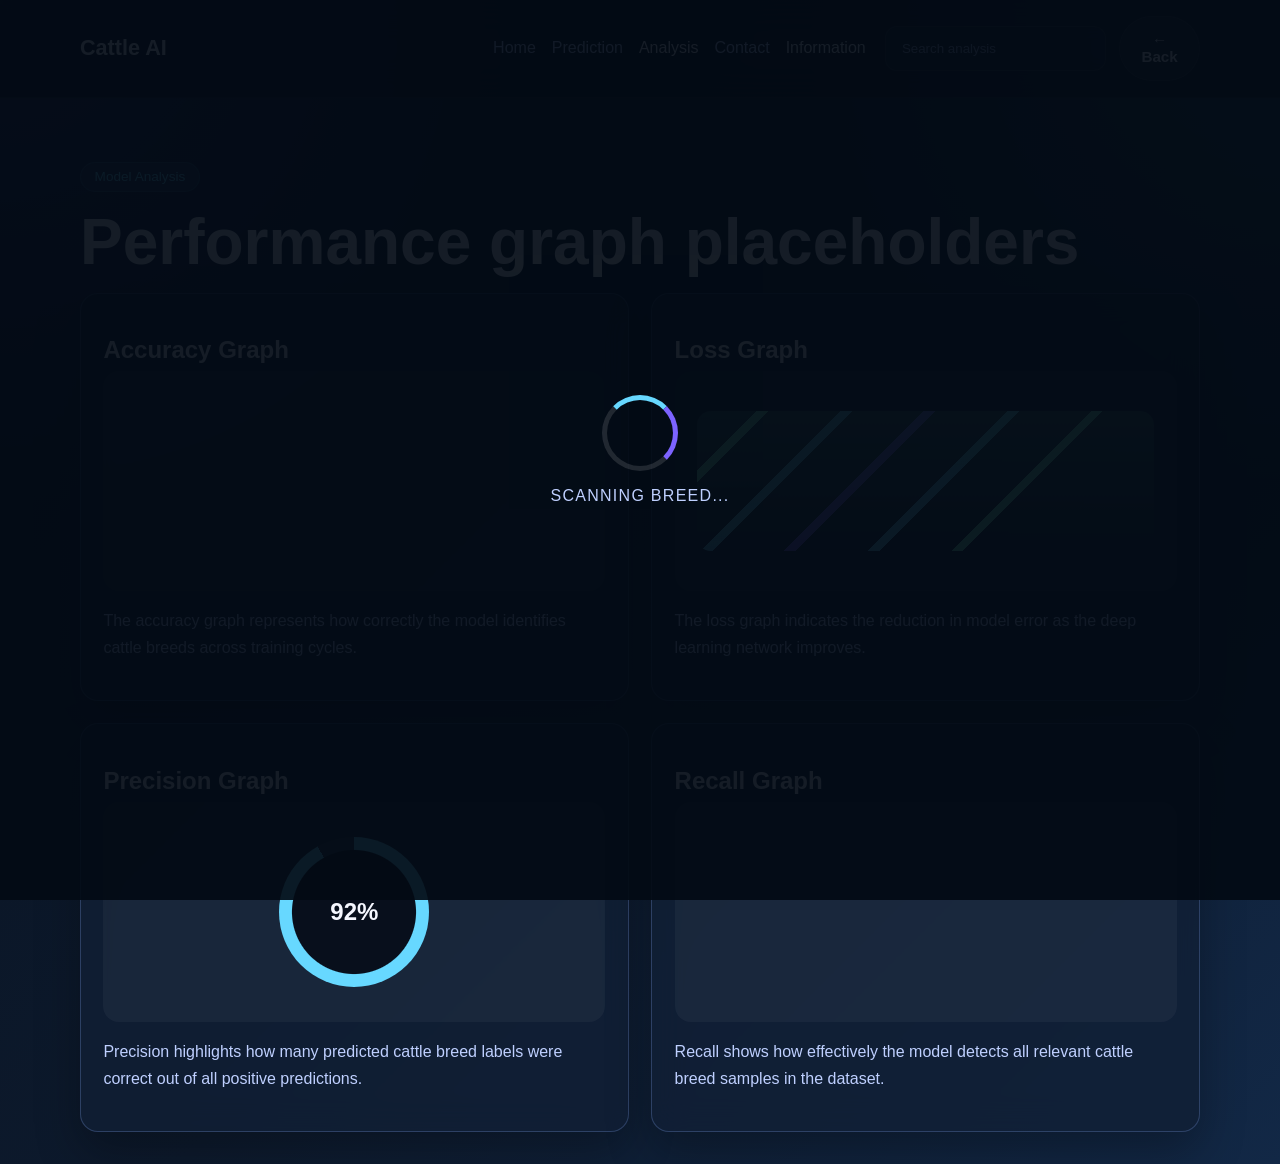
<file: webpage/analysis.html>
<!doctype html>
<html lang="en">
  <head>
    <meta charset="UTF-8" />
    <meta name="viewport" content="width=device-width, initial-scale=1.0" />
    <title>Analysis | Cattle AI</title>
    <meta name="description" content="Project analysis graphs for cattle breed identification model performance." />
    <link rel="stylesheet" href="style.css" />
  </head>
  <body data-page="analysis">
    <div class="site-loader" id="pageLoader" aria-hidden="true">
      <div class="loader-core"></div>
      <p>Scanning Breed...</p>
    </div>

    <header class="site-header">
      <nav class="navbar container">
        <a class="logo" href="index.html">Cattle AI</a>
        <button class="menu-toggle" id="menuToggle" aria-label="Toggle navigation">☰</button>
        <div class="nav-panel" id="navPanel">
          <ul class="nav-links">
            <li><a href="index.html">Home</a></li>
            <li><a href="prediction.html">Prediction</a></li>
            <li><a class="active" href="analysis.html">Analysis</a></li>
            <li><a href="contact.html">Contact</a></li>
            <li><a class="active" href="information.html">Information</a></li>
          </ul>
          <div class="nav-actions">
            <input type="search" class="search-input" placeholder="Search analysis" aria-label="Search" />
            <button class="back-button" type="button" onclick="goBackHome()">← Back</button>
          </div>
        </div>
      </nav>
    </header>

    <main class="page-shell container">
      <div class="section-heading page-header">
        <span class="section-tag">Model Analysis</span>
        <h1>Performance graph placeholders</h1>
      </div>

      <section class="graph-grid">
        <article class="graph-card glass-panel">
          <h2>Accuracy Graph</h2>
          <div class="graph-placeholder bars accuracy-bars">
            <span></span><span></span><span></span><span></span><span></span>
          </div>
          <p>The accuracy graph represents how correctly the model identifies cattle breeds across training cycles.</p>
        </article>

        <article class="graph-card glass-panel">
          <h2>Loss Graph</h2>
          <div class="graph-placeholder line-chart">
            <div class="line-wave"></div>
          </div>
          <p>The loss graph indicates the reduction in model error as the deep learning network improves.</p>
        </article>

        <article class="graph-card glass-panel">
          <h2>Precision Graph</h2>
          <div class="graph-placeholder circular-chart">
            <div class="chart-ring">92%</div>
          </div>
          <p>Precision highlights how many predicted cattle breed labels were correct out of all positive predictions.</p>
        </article>

        <article class="graph-card glass-panel">
          <h2>Recall Graph</h2>
          <div class="graph-placeholder bars recall-bars">
            <span></span><span></span><span></span><span></span><span></span>
          </div>
          <p>Recall shows how effectively the model detects all relevant cattle breed samples in the dataset.</p>
        </article>
      </section>
    </main>

    <script src="script.js"></script>
  </body>
</html>
</file>
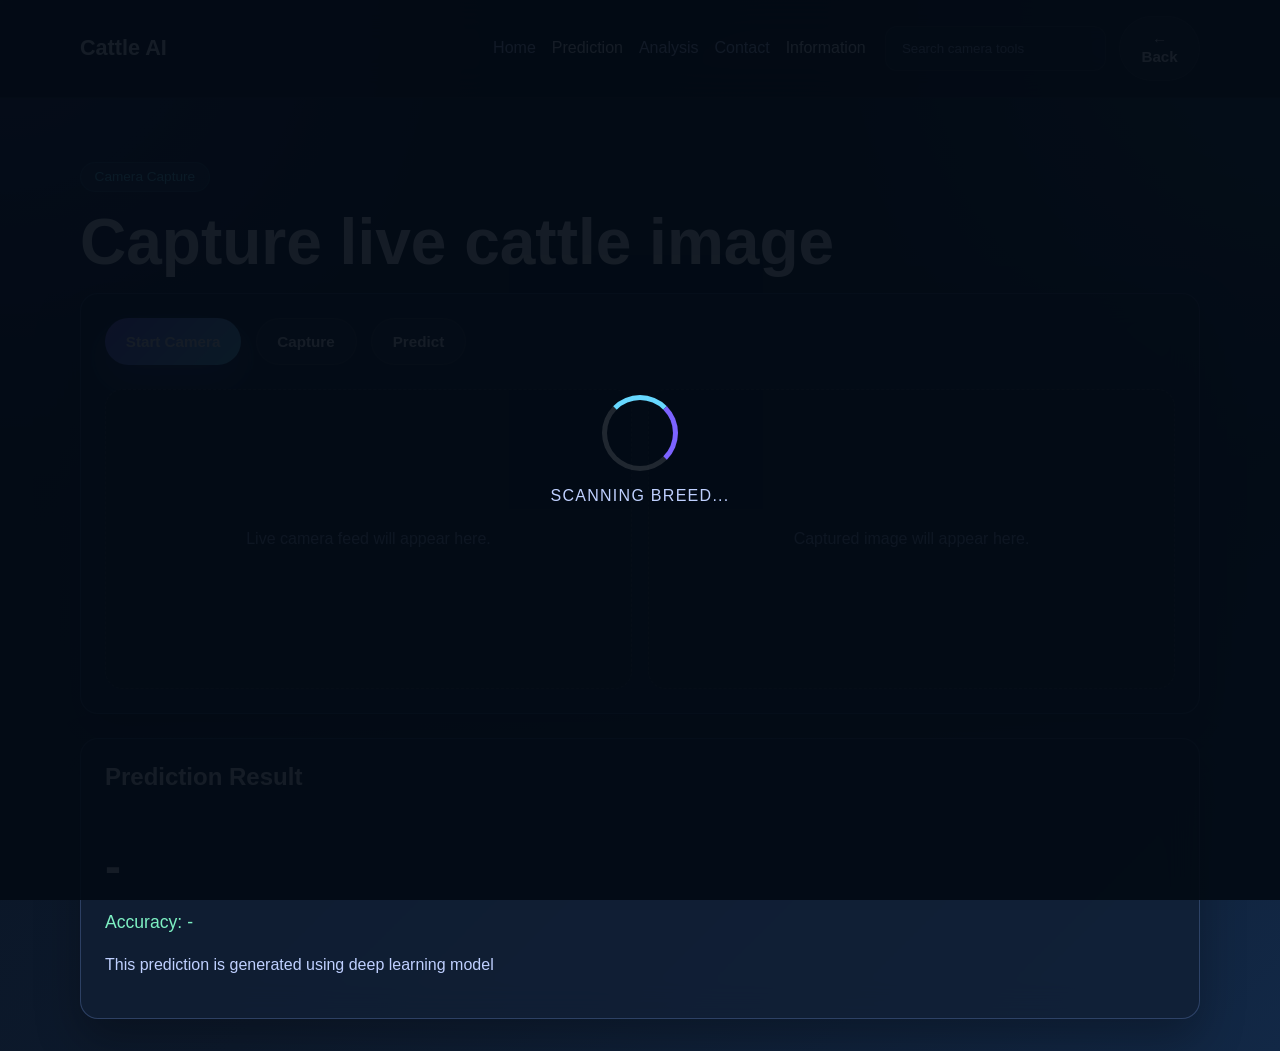
<file: webpage/camera-capture.html>
<!doctype html>
<html lang="en">
  <head>
    <meta charset="UTF-8" />
    <meta name="viewport" content="width=device-width, initial-scale=1.0" />
    <title>Camera Capture | Cattle AI</title>
    <meta name="description" content="Capture an image using camera for cattle breed prediction." />
    <link rel="stylesheet" href="style.css" />
  </head>
  <body data-page="camera">
    <div class="site-loader" id="pageLoader" aria-hidden="true">
      <div class="loader-core"></div>
      <p>Scanning Breed...</p>
    </div>

    <header class="site-header">
      <nav class="navbar container">
        <a class="logo" href="index.html">Cattle AI</a>
        <button class="menu-toggle" id="menuToggle" aria-label="Toggle navigation">☰</button>
        <div class="nav-panel" id="navPanel">
          <ul class="nav-links">
            <li><a href="index.html">Home</a></li>
            <li><a class="active" href="prediction.html">Prediction</a></li>
            <li><a href="analysis.html">Analysis</a></li>
            <li><a href="contact.html">Contact</a></li>
            <li><a class="active" href="information.html">Information</a></li>
          </ul>
          <div class="nav-actions">
            <input type="search" class="search-input" placeholder="Search camera tools" aria-label="Search" />
            <button class="back-button" type="button" onclick="goBackHome()">← Back</button>
          </div>
        </div>
      </nav>
    </header>

    <main class="page-shell container">
      <div class="section-heading page-header">
        <span class="section-tag">Camera Capture</span>
        <h1>Capture live cattle image</h1>
      </div>

      <section class="tool-layout glass-panel">
        <div class="tool-actions">
          <button class="primary-button button-element" id="startCameraBtn" type="button">Start Camera</button>
          <button class="secondary-button button-element" id="captureBtn" type="button">Capture</button>
          <button class="secondary-button button-element" id="predictCaptureBtn" type="button">Predict</button>
        </div>

        <div class="media-grid">
          <div class="preview-box camera-box">
            <video id="cameraFeed" autoplay playsinline muted></video>
            <p class="placeholder-text" id="cameraPlaceholder">Live camera feed will appear here.</p>
          </div>
          <div class="preview-box">
            <canvas id="captureCanvas"></canvas>
            <p class="placeholder-text" id="capturePlaceholder">Captured image will appear here.</p>
          </div>
        </div>
      </section>

      <section class="result-card glass-panel" id="cameraResult">
        <h2>Prediction Result</h2>
        <p class="result-breed" id="cameraBreed">-</p>
        <p class="result-accuracy">Accuracy: <span id="cameraAccuracy">-</span></p>
        <p class="result-note">This prediction is generated using deep learning model</p>
      </section>
    </main>

    <script src="script.js"></script>
  </body>
</html>
</file>
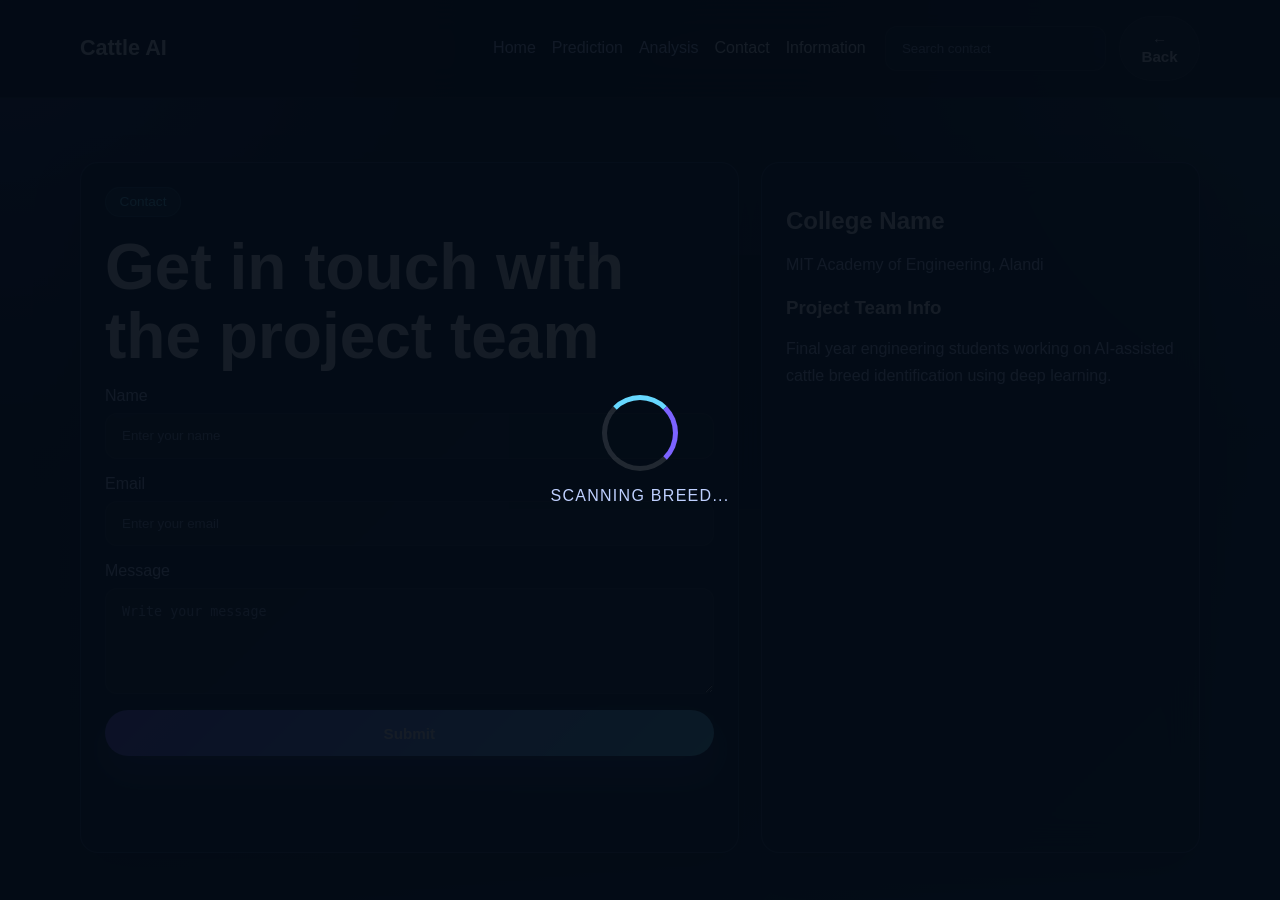
<file: webpage/contact.html>
<!doctype html>
<html lang="en">
  <head>
    <meta charset="UTF-8" />
    <meta name="viewport" content="width=device-width, initial-scale=1.0" />
    <title>Contact | Cattle AI</title>
    <meta name="description" content="Contact page for the AI-Based Cattle Breed Identification System project." />
    <link rel="stylesheet" href="style.css" />
  </head>
  <body data-page="contact">
    <div class="site-loader" id="pageLoader" aria-hidden="true">
      <div class="loader-core"></div>
      <p>Scanning Breed...</p>
    </div>

    <header class="site-header">
      <nav class="navbar container">
        <a class="logo" href="index.html">Cattle AI</a>
        <button class="menu-toggle" id="menuToggle" aria-label="Toggle navigation">☰</button>
        <div class="nav-panel" id="navPanel">
          <ul class="nav-links">
            <li><a href="index.html">Home</a></li>
            <li><a href="prediction.html">Prediction</a></li>
            <li><a href="analysis.html">Analysis</a></li>
            <li><a class="active" href="contact.html">Contact</a></li>
            <li><a class="active" href="information.html">Information</a></li>
          </ul>
          <div class="nav-actions">
            <input type="search" class="search-input" placeholder="Search contact" aria-label="Search" />
            <button class="back-button" type="button" onclick="goBackHome()">← Back</button>
          </div>
        </div>
      </nav>
    </header>

    <main class="page-shell container contact-layout">
      <section class="contact-form-panel glass-panel">
        <div class="section-heading page-header">
          <span class="section-tag">Contact</span>
          <h1>Get in touch with the project team</h1>
        </div>

        <form id="contactForm" class="contact-form">
          <label>
            Name
            <input type="text" id="name" placeholder="Enter your name" required />
          </label>

          <label>
            Email
            <input type="email" id="email" placeholder="Enter your email" required />
          </label>

          <label>
            Message
            <textarea id="message" rows="5" placeholder="Write your message" required></textarea>
          </label>

          <button class="primary-button button-element" type="submit">Submit</button>
          <p class="form-status" id="formStatus"></p>
        </form>
      </section>

      <aside class="contact-info-panel glass-panel">
        <h2>College Name</h2>
        <p>MIT Academy of Engineering, Alandi</p>
        <h3>Project Team Info</h3>
        <p>Final year engineering students working on AI-assisted cattle breed identification using deep learning.</p>
      </aside>
    </main>

    <script src="script.js"></script>
  </body>
</html>
</file>
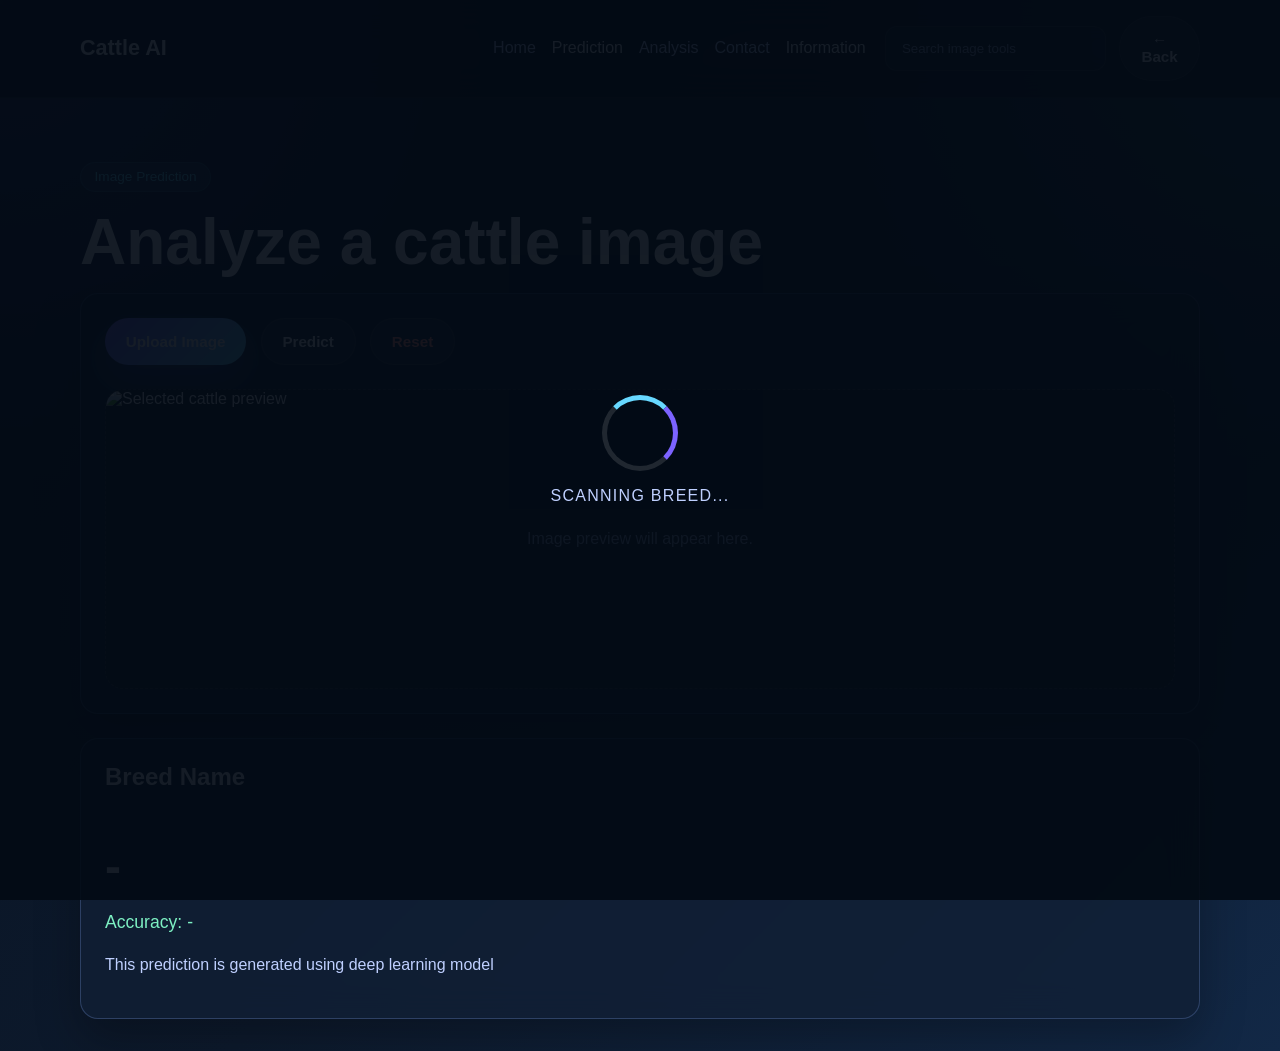
<file: webpage/image-prediction.html>
<!doctype html>
<html lang="en">
  <head>
    <meta charset="UTF-8" />
    <meta name="viewport" content="width=device-width, initial-scale=1.0" />
    <title>Image Prediction | Cattle AI</title>
    <meta name="description" content="Upload an image for cattle breed prediction." />
    <link rel="stylesheet" href="style.css" />
  </head>
  <body data-page="image">
    <div class="site-loader" id="pageLoader" aria-hidden="true">
      <div class="loader-core"></div>
      <p>Scanning Breed...</p>
    </div>

    <header class="site-header">
      <nav class="navbar container">
        <a class="logo" href="index.html">Cattle AI</a>
        <button class="menu-toggle" id="menuToggle" aria-label="Toggle navigation">☰</button>
        <div class="nav-panel" id="navPanel">
          <ul class="nav-links">
            <li><a href="index.html">Home</a></li>
            <li><a class="active" href="prediction.html">Prediction</a></li>
            <li><a href="analysis.html">Analysis</a></li>
            <li><a href="contact.html">Contact</a></li>
            <li><a class="active" href="information.html">Information</a></li>
          </ul>
          <div class="nav-actions">
            <input type="search" class="search-input" placeholder="Search image tools" aria-label="Search" />
            <button class="back-button" type="button" onclick="goBackHome()">← Back</button>
          </div>
        </div>
      </nav>
    </header>

    <main class="page-shell container">
      <div class="section-heading page-header">
        <span class="section-tag">Image Prediction</span>
        <h1>Analyze a cattle image</h1>
      </div>

      <section class="tool-layout glass-panel">
        <div class="tool-actions">
          <label class="primary-button file-label">
            Upload Image
            <input type="file" id="imageUpload" accept="image/*" hidden />
          </label>
          <button class="secondary-button button-element" id="predictImageBtn" type="button">Predict</button>
          <button class="ghost-button button-element" id="resetImageBtn" type="button">Reset</button>
        </div>

        <div class="preview-box" id="imagePreviewBox">
          <img id="imagePreview" alt="Selected cattle preview" />
          <p class="placeholder-text" id="imagePlaceholder">Image preview will appear here.</p>
        </div>
      </section>

      <section class="result-card glass-panel" id="imageResult">
        <h2>Breed Name</h2>
        <p class="result-breed" id="imageBreed">-</p>
        <p class="result-accuracy">Accuracy: <span id="imageAccuracy">-</span></p>
        <p class="result-note">This prediction is generated using deep learning model</p>
      </section>
    </main>

    <script src="script.js"></script>
  </body>
</html>
</file>
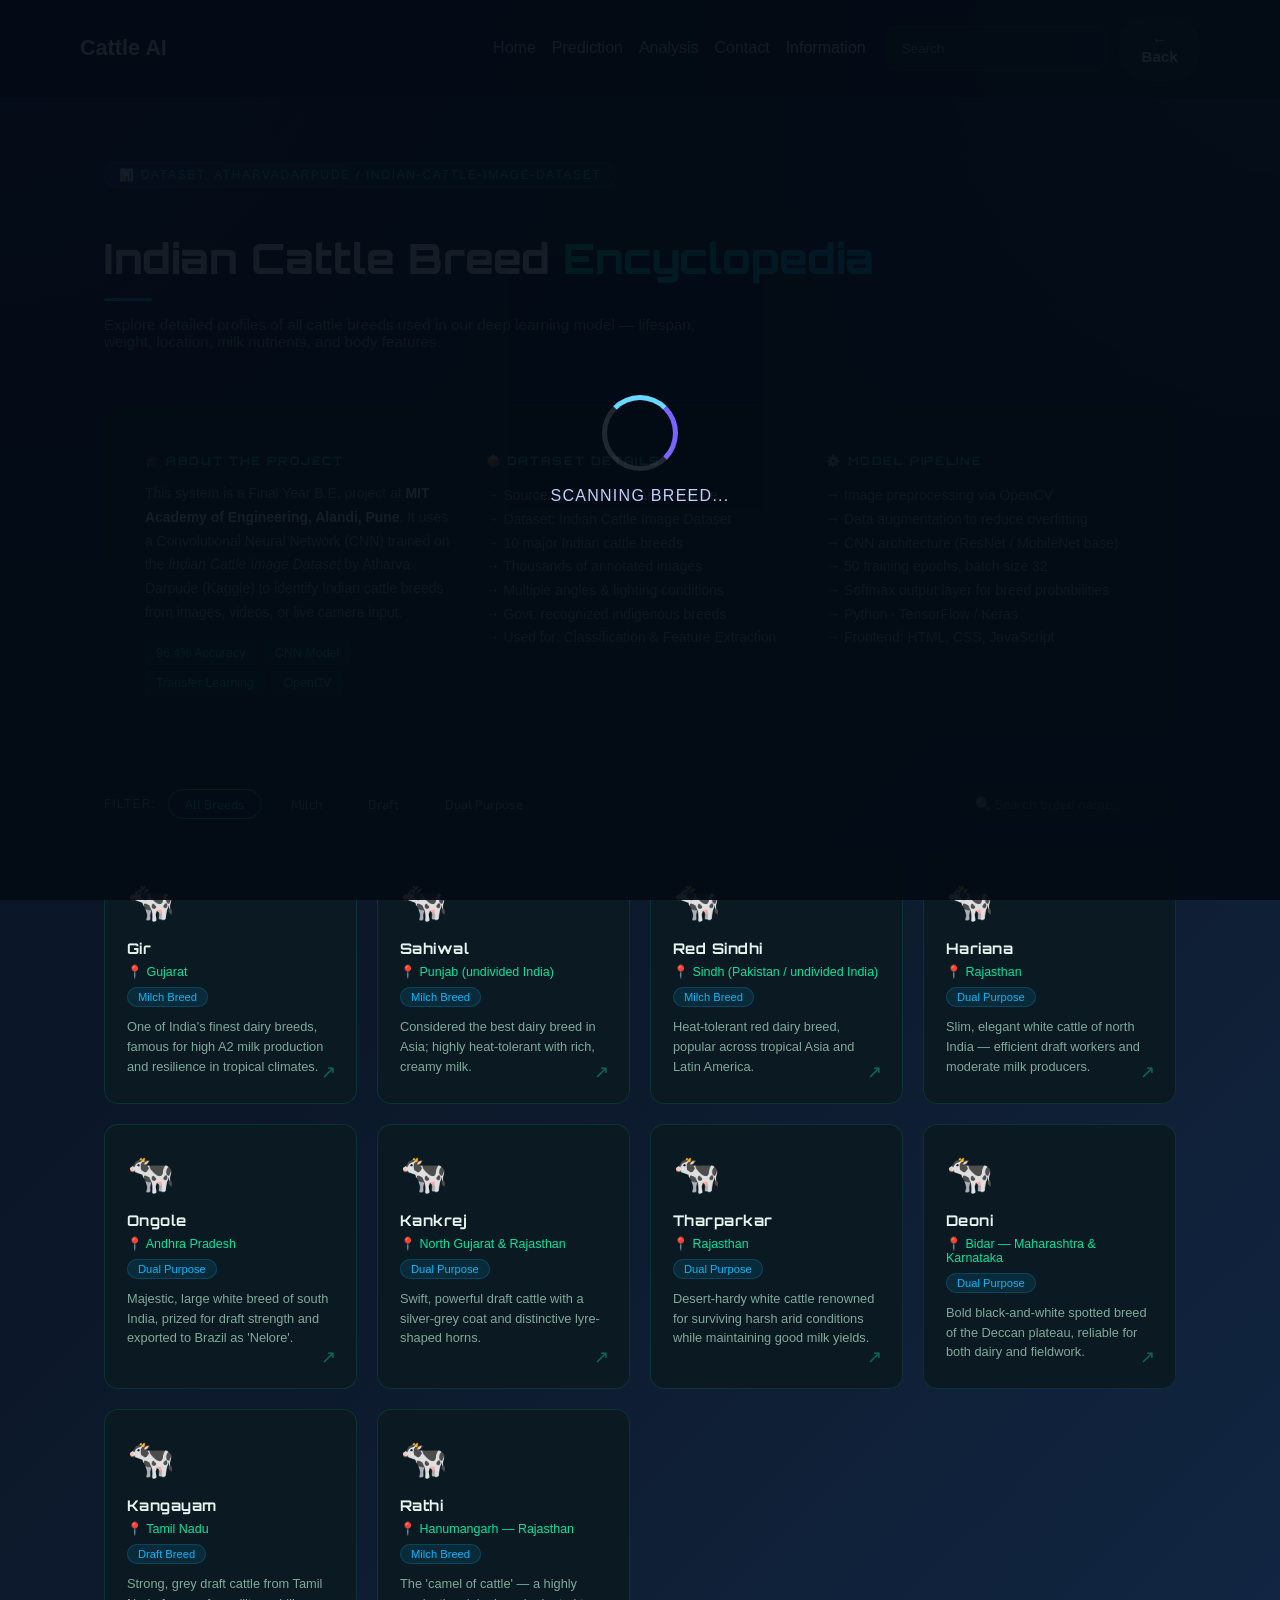
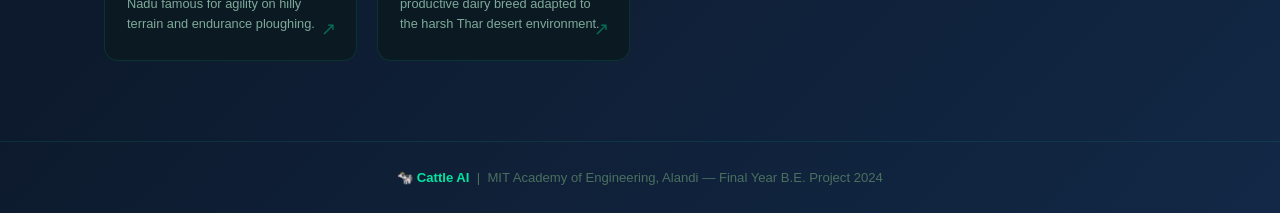
<file: webpage/information.html>
<!DOCTYPE html>
<html lang="en">
<head>
  <meta charset="UTF-8" />
  <meta name="viewport" content="width=device-width, initial-scale=1.0" />
  <title>Breed Information | Cattle AI</title>
  <meta name="description" content="Detailed information on Indian cattle breeds used in the AI-Based Cattle Breed Identification System." />
  <link rel="preconnect" href="https://fonts.googleapis.com" />
  <link href="https://fonts.googleapis.com/css2?family=Orbitron:wght@400;600;800&family=Exo+2:wght@300;400;500;600&display=swap" rel="stylesheet" />
  <link rel="stylesheet" href="style.css" />
  <style>
    /* ── Page-specific overrides ──────────────────────────────── */
    .info-hero {
      padding: 64px 5vw 40px;
      max-width: 1200px;
      margin: 0 auto;
    }
    .info-hero .badge {
      display: inline-flex; align-items: center; gap: 8px;
      background: rgba(0,229,160,.12);
      border: 1px solid rgba(0,229,160,.2);
      border-radius: 20px; padding: 5px 14px;
      font-size: .75rem; letter-spacing: .14em;
      text-transform: uppercase; color: #00e5a0;
      margin-bottom: 18px;
    }
    .info-hero h1 {
      font-family: 'Orbitron', sans-serif;
      font-size: clamp(1.6rem, 4vw, 2.6rem);
      font-weight: 800; line-height: 1.2;
      margin-bottom: 14px;
    }
    .info-hero h1 span {
      background: linear-gradient(135deg,#00e5a0,#00b8ff);
      -webkit-background-clip: text; -webkit-text-fill-color: transparent;
      background-clip: text;
    }
    .info-hero p { color: #7fa99a; font-size: .95rem; max-width: 620px; }
    .divider-line {
      width: 48px; height: 3px;
      background: linear-gradient(135deg,#00e5a0,#00b8ff);
      border-radius: 2px; margin: 14px 0 10px;
    }

    /* ── Project summary card ───────────────────────────────── */
    .project-summary {
      max-width: 1200px; margin: 0 auto 52px;
      padding: 0 5vw;
    }
    .summary-card {
      background: #0b1a22;
      border: 1px solid rgba(0,229,160,.15);
      border-radius: 14px; padding: 36px 40px;
      display: grid;
      grid-template-columns: 1fr 1fr 1fr;
      gap: 32px;
    }
    .summary-section h3 {
      font-family: 'Orbitron', sans-serif;
      font-size: .72rem; letter-spacing: .14em;
      text-transform: uppercase; color: #00e5a0;
      margin-bottom: 10px;
    }
    .summary-section p, .summary-section li {
      font-size: .87rem; color: #7fa99a; line-height: 1.7;
    }
    .summary-section ul { list-style: none; padding: 0; }
    .summary-section li::before { content: "→ "; color: #00e5a0; }
    .stat-pill {
      display: inline-block;
      background: rgba(0,229,160,.1);
      border: 1px solid rgba(0,229,160,.2);
      border-radius: 6px; padding: 4px 10px;
      font-size: .78rem; color: #00e5a0;
      margin: 3px 3px 3px 0;
    }

    /* ── Filter bar ─────────────────────────────────────────── */
    .filter-bar {
      max-width: 1200px; margin: 0 auto 32px;
      padding: 0 5vw;
      display: flex; align-items: center; gap: 12px; flex-wrap: wrap;
    }
    .filter-label {
      font-size: .75rem; letter-spacing: .1em;
      text-transform: uppercase; color: #7fa99a;
    }
    .filter-btn {
      background: #0b1a22;
      border: 1px solid rgba(0,229,160,.15);
      border-radius: 20px; padding: 6px 16px;
      font-size: .8rem; color: #7fa99a;
      cursor: pointer; transition: all .24s ease;
      font-family: 'Exo 2', sans-serif;
    }
    .filter-btn:hover, .filter-btn.active {
      border-color: #00e5a0; color: #00e5a0;
      background: rgba(0,229,160,.08);
    }
    .search-breeds {
      margin-left: auto;
      background: #0b1a22;
      border: 1px solid rgba(0,229,160,.15);
      border-radius: 20px; padding: 7px 18px;
      color: #e8f4f0; font-family: 'Exo 2', sans-serif;
      font-size: .85rem; outline: none;
      transition: border-color .24s;
      width: 220px;
    }
    .search-breeds:focus { border-color: #00e5a0; }
    .search-breeds::placeholder { color: #4a7060; }

    /* ── Breed Grid ──────────────────────────────────────────── */
    .breed-grid {
      max-width: 1200px; margin: 0 auto 80px;
      padding: 0 5vw;
      display: grid;
      grid-template-columns: repeat(auto-fill, minmax(230px, 1fr));
      gap: 20px;
    }
    .breed-card {
      background: #0b1a22;
      border: 1px solid rgba(0,229,160,.12);
      border-radius: 14px; padding: 26px 22px;
      cursor: pointer;
      transition: transform .26s ease, border-color .26s ease, box-shadow .26s ease;
      position: relative; overflow: hidden;
      animation: fadeUp .5s ease both;
    }
    .breed-card::after {
      content: '';
      position: absolute; top: 0; left: 0; right: 0; height: 2px;
      background: linear-gradient(90deg,#00e5a0,#00b8ff);
      transform: scaleX(0); transform-origin: left;
      transition: transform .26s ease;
    }
    .breed-card:hover { transform: translateY(-6px); border-color: rgba(0,229,160,.35); box-shadow: 0 8px 32px rgba(0,229,160,.18); }
    .breed-card:hover::after { transform: scaleX(1); }
    .breed-card.hidden { display: none; }

    .breed-emoji { font-size: 2.4rem; margin-bottom: 14px; }
    .breed-name {
      font-family: 'Orbitron', sans-serif;
      font-size: .92rem; font-weight: 700;
      color: #e8f4f0; margin-bottom: 6px;
      letter-spacing: .03em;
    }
    .breed-location {
      font-size: .78rem; color: #00e5a0;
      margin-bottom: 8px;
    }
    .breed-type-tag {
      display: inline-block;
      background: rgba(0,184,255,.1);
      border: 1px solid rgba(0,184,255,.2);
      border-radius: 10px; padding: 3px 10px;
      font-size: .7rem; color: #00b8ff;
      margin-bottom: 10px;
    }
    .breed-blurb { font-size: .8rem; color: #7fa99a; line-height: 1.55; }
    .card-arrow {
      position: absolute; bottom: 20px; right: 20px;
      font-size: 1.1rem; color: rgba(0,229,160,.4);
      transition: color .2s, transform .2s;
    }
    .breed-card:hover .card-arrow { color: #00e5a0; transform: translate(2px,-2px); }

    @keyframes fadeUp {
      from { opacity:0; transform: translateY(22px); }
      to   { opacity:1; transform: translateY(0); }
    }

    /* ── Modal ───────────────────────────────────────────────── */
    .modal-overlay {
      position: fixed; inset: 0; z-index: 8000;
      background: rgba(5,13,18,.85);
      backdrop-filter: blur(10px);
      display: flex; align-items: center; justify-content: center;
      padding: 20px;
      opacity: 0; visibility: hidden;
      transition: opacity .3s ease, visibility .3s ease;
    }
    .modal-overlay.open { opacity: 1; visibility: visible; }

    .modal-box {
      background: #0b1a22;
      border: 1px solid rgba(0,229,160,.25);
      border-radius: 18px;
      width: 100%; max-width: 700px;
      max-height: 88vh; overflow-y: auto;
      transform: scale(.94) translateY(20px);
      transition: transform .32s cubic-bezier(.34,1.56,.64,1);
      padding: 0;
    }
    .modal-overlay.open .modal-box { transform: scale(1) translateY(0); }

    .modal-header {
      background: linear-gradient(135deg,rgba(0,229,160,.08),rgba(0,184,255,.06));
      border-bottom: 1px solid rgba(0,229,160,.12);
      padding: 32px 36px 24px;
      position: relative;
    }
    .modal-emoji { font-size: 3rem; margin-bottom: 10px; }
    .modal-breed-name {
      font-family: 'Orbitron', sans-serif;
      font-size: clamp(1.4rem, 3vw, 2rem);
      font-weight: 800;
      background: linear-gradient(135deg,#00e5a0,#00b8ff);
      -webkit-background-clip: text; -webkit-text-fill-color: transparent;
      background-clip: text;
    }
    .modal-subtitle { font-size: .85rem; color: #7fa99a; margin-top: 4px; }
    .modal-close {
      position: absolute; top: 20px; right: 24px;
      background: rgba(255,255,255,.05);
      border: 1px solid rgba(255,255,255,.1);
      border-radius: 8px; width: 36px; height: 36px;
      color: #7fa99a; font-size: 1.1rem; cursor: pointer;
      display: flex; align-items: center; justify-content: center;
      transition: all .2s;
    }
    .modal-close:hover { background: rgba(0,229,160,.1); color: #00e5a0; border-color: #00e5a0; }

    .modal-body { padding: 28px 36px 36px; }

    /* Stats grid inside modal */
    .stats-grid {
      display: grid;
      grid-template-columns: repeat(3, 1fr);
      gap: 14px; margin-bottom: 28px;
    }
    .stat-box {
      background: #0e2030;
      border: 1px solid rgba(0,229,160,.1);
      border-radius: 10px; padding: 16px 14px;
      text-align: center;
    }
    .stat-box .s-icon { font-size: 1.4rem; margin-bottom: 6px; }
    .stat-box .s-val {
      font-family: 'Orbitron', sans-serif;
      font-size: .95rem; font-weight: 700; color: #00e5a0;
      margin-bottom: 4px;
    }
    .stat-box .s-lbl { font-size: .7rem; color: #7fa99a; letter-spacing: .06em; text-transform: uppercase; }

    /* Info sections */
    .info-block { margin-bottom: 22px; }
    .info-block h4 {
      font-family: 'Orbitron', sans-serif;
      font-size: .72rem; letter-spacing: .14em;
      text-transform: uppercase; color: #00b8ff;
      margin-bottom: 10px;
      display: flex; align-items: center; gap: 8px;
    }
    .info-block p { font-size: .87rem; color: #a0c8b8; line-height: 1.7; }
    .info-block ul { list-style: none; padding: 0; }
    .info-block li {
      font-size: .85rem; color: #a0c8b8;
      padding: 5px 0;
      border-bottom: 1px solid rgba(255,255,255,.04);
      display: flex; align-items: flex-start; gap: 8px;
    }
    .info-block li::before { content: "▸"; color: #00e5a0; flex-shrink: 0; margin-top: 1px; }

    .milk-bar-wrap { display: flex; align-items: center; gap: 12px; margin-top: 6px; }
    .milk-bar-bg {
      flex:1; height: 8px; background: #0e2030;
      border-radius: 4px; overflow: hidden;
    }
    .milk-bar-fill {
      height: 100%;
      background: linear-gradient(90deg,#00e5a0,#00b8ff);
      border-radius: 4px;
      transition: width 1s cubic-bezier(.4,0,.2,1);
    }
    .milk-bar-label { font-size: .82rem; color: #00e5a0; font-family: 'Orbitron', sans-serif; min-width: 80px; text-align: right; }

    /* No-results */
    .no-results {
      grid-column: 1/-1; text-align: center;
      padding: 60px 20px; color: #4a7060; font-size: .95rem;
    }

    /* ── Responsive ──────────────────────────────────────────── */
    @media (max-width: 768px) {
      .summary-card { grid-template-columns: 1fr; }
      .stats-grid { grid-template-columns: repeat(2,1fr); }
      .modal-body { padding: 20px 20px 28px; }
      .modal-header { padding: 24px 20px 18px; }
    }
    @media (max-width: 480px) {
      .stats-grid { grid-template-columns: 1fr 1fr; }
    }
  </style>
</head>
<body data-page="information">

  <!-- ── PAGE LOADER ──────────────────────────────────────────────── -->
  <div class="site-loader" id="pageLoader" aria-hidden="true">
    <div class="loader-core"></div>
    <p>Scanning Breed...</p>
  </div>

  <!-- ── NAVBAR ───────────────────────────────────────────────────── -->
  <header class="site-header">
    <nav class="navbar container">
      <a class="logo" href="index.html">Cattle AI</a>
      <button class="menu-toggle" id="menuToggle" aria-label="Toggle navigation">☰</button>
      <div class="nav-panel" id="navPanel">
        <ul class="nav-links">
          <li><a href="index.html">Home</a></li>
          <li><a href="prediction.html">Prediction</a></li>
          <li><a href="analysis.html">Analysis</a></li>
          <li><a href="contact.html">Contact</a></li>
          <li><a class="active" href="information.html">Information</a></li>
        </ul>
        <div class="nav-actions">
          <input type="search" class="search-input" placeholder="Search" aria-label="Search" />
          <button class="back-button" type="button" onclick="goBackHome()">← Back</button>
        </div>
      </div>
    </nav>
  </header>

  <!-- ── HERO ─────────────────────────────────────────────────────── -->
  <div class="info-hero">
    <div class="badge">📊 Dataset: atharvadarpude / indian-cattle-image-dataset</div>
    <h1>Indian Cattle Breed <span>Encyclopedia</span></h1>
    <div class="divider-line"></div>
    <p>Explore detailed profiles of all cattle breeds used in our deep learning model — lifespan, weight, location, milk nutrients, and body features.</p>
  </div>

  <!-- ── PROJECT SUMMARY ──────────────────────────────────────────── -->
  <div class="project-summary">
    <div class="summary-card">

      <div class="summary-section">
        <h3>🎓 About the Project</h3>
        <p>This system is a Final Year B.E. project at <strong style="color:#e8f4f0;">MIT Academy of Engineering, Alandi, Pune</strong>. It uses a Convolutional Neural Network (CNN) trained on the <em>Indian Cattle Image Dataset</em> by Atharva Darpude (Kaggle) to identify Indian cattle breeds from images, videos, or live camera input.</p>
        <div style="margin-top:12px;">
          <span class="stat-pill">96.4% Accuracy</span>
          <span class="stat-pill">CNN Model</span>
          <span class="stat-pill">Transfer Learning</span>
          <span class="stat-pill">OpenCV</span>
        </div>
      </div>

      <div class="summary-section">
        <h3>📦 Dataset Details</h3>
        <ul>
          <li>Source: Kaggle — atharvadarpude</li>
          <li>Dataset: Indian Cattle Image Dataset</li>
          <li>10 major Indian cattle breeds</li>
          <li>Thousands of annotated images</li>
          <li>Multiple angles &amp; lighting conditions</li>
          <li>Govt. recognized indigenous breeds</li>
          <li>Used for: Classification &amp; Feature Extraction</li>
        </ul>
      </div>

      <div class="summary-section">
        <h3>⚙️ Model Pipeline</h3>
        <ul>
          <li>Image preprocessing via OpenCV</li>
          <li>Data augmentation to reduce overfitting</li>
          <li>CNN architecture (ResNet / MobileNet base)</li>
          <li>50 training epochs, batch size 32</li>
          <li>Softmax output layer for breed probabilities</li>
          <li>Python · TensorFlow / Keras</li>
          <li>Frontend: HTML, CSS, JavaScript</li>
        </ul>
      </div>

    </div>
  </div>

  <!-- ── FILTER BAR ────────────────────────────────────────────────── -->
  <div class="filter-bar">
    <span class="filter-label">Filter:</span>
    <button class="filter-btn active" data-filter="all">All Breeds</button>
    <button class="filter-btn" data-filter="milch">Milch</button>
    <button class="filter-btn" data-filter="draft">Draft</button>
    <button class="filter-btn" data-filter="dual">Dual Purpose</button>
    <input type="search" class="search-breeds" id="breedSearch" placeholder="🔍 Search breed name…" />
  </div>

  <!-- ── BREED GRID ────────────────────────────────────────────────── -->
  <div class="breed-grid" id="breedGrid">
    <!-- Cards are injected by JavaScript below -->
  </div>

  <!-- ── MODAL OVERLAY ─────────────────────────────────────────────── -->
  <div class="modal-overlay" id="modalOverlay" role="dialog" aria-modal="true" aria-labelledby="modalBreedName">
    <div class="modal-box" id="modalBox">
      <div class="modal-header">
        <div class="modal-emoji" id="modalEmoji"></div>
        <div class="modal-breed-name" id="modalBreedName"></div>
        <div class="modal-subtitle" id="modalSubtitle"></div>
        <button class="modal-close" id="modalClose" aria-label="Close">✕</button>
      </div>
      <div class="modal-body" id="modalBody"></div>
    </div>
  </div>

  <!-- ── FOOTER ────────────────────────────────────────────────────── -->
  <footer style="border-top:1px solid rgba(0,229,160,.1);padding:28px 5vw;text-align:center;font-size:.82rem;color:#4a7060;">
    🐄 <strong style="color:#00e5a0;">Cattle AI</strong> &nbsp;|&nbsp;
    MIT Academy of Engineering, Alandi — Final Year B.E. Project 2024
  </footer>

  <script src="script.js"></script>
  <script>
  /* ================================================================
     INFORMATION PAGE — Breed data + interactive cards + modal
  ================================================================ */

  // ── Full breed database ──────────────────────────────────────────
  const BREEDS = [
    {
      id: "gir",
      name: "Gir",
      emoji: "🐄",
      location: "Gir Forest, Saurashtra, Gujarat",
      type: "milch",
      typeLabel: "Milch Breed",
      blurb: "One of India's finest dairy breeds, famous for high A2 milk production and resilience in tropical climates.",
      lifespan: "12–15 years",
      weight: "385–550 kg (cow) · 550–800 kg (bull)",
      height: "130–140 cm",
      origin: "Gir Forest, Junagadh, Gujarat",
      color: "Red / spotted white-red patches",
      milkYield: "1200–3000 L / lactation",
      milkFat: "4.5–5.5%",
      milkProtein: "3.5%",
      milkScore: 88,
      features: [
        "Prominent forehead dome (convex skull)",
        "Long pendulous ears, folded like a leaf",
        "Deep red or spotted red-white coat",
        "Large hump over shoulders (zebu characteristic)",
        "Long switch tail reaching to hocks",
        "Loose pendulous dewlap",
      ],
      uses: "High-fat A2 milk, breed export to Brazil & Israel, sacred status in Gujarat",
      conservation: "Thriving – exported globally; recognized by ICAR",
    },
    {
      id: "sahiwal",
      name: "Sahiwal",
      emoji: "🐄",
      location: "Montgomery, Punjab (undivided India)",
      type: "milch",
      typeLabel: "Milch Breed",
      blurb: "Considered the best dairy breed in Asia; highly heat-tolerant with rich, creamy milk.",
      lifespan: "12–14 years",
      weight: "300–400 kg (cow) · 450–600 kg (bull)",
      height: "125–135 cm",
      origin: "Montgomery District, Punjab",
      color: "Reddish-brown / dull red",
      milkYield: "1400–2500 L / lactation",
      milkFat: "4.5–5.0%",
      milkProtein: "3.6%",
      milkScore: 85,
      features: [
        "Compact, medium-sized frame",
        "Short, thick neck with small hump",
        "Loose, pendulous skin folds",
        "Dull-red to brownish coat",
        "Short, flat horns curving outward",
        "Well-developed udder with good milk veins",
      ],
      uses: "Primarily dairy; crossbreeding in Africa and Australia",
      conservation: "Well-preserved; cross-bred globally for tropical dairying",
    },
    {
      id: "red_sindhi",
      name: "Red Sindhi",
      emoji: "🐄",
      location: "Karachi & Hyderabad, Sindh (Pakistan / undivided India)",
      type: "milch",
      typeLabel: "Milch Breed",
      blurb: "Heat-tolerant red dairy breed, popular across tropical Asia and Latin America.",
      lifespan: "12–15 years",
      weight: "280–340 kg (cow) · 420–540 kg (bull)",
      height: "120–130 cm",
      origin: "Sindh province",
      color: "Deep red / dark reddish-brown",
      milkYield: "1100–2100 L / lactation",
      milkFat: "4.5–5.5%",
      milkProtein: "3.4%",
      milkScore: 80,
      features: [
        "Medium, compact body with deep red coat",
        "Medium-sized curved horns",
        "Moderately developed dewlap",
        "Moderate hump over the withers",
        "Good tick resistance due to dense skin",
        "Fine skin with short, smooth hair",
      ],
      uses: "Dairy; crossbreeding programs in tropical countries",
      conservation: "Stable; government breeding centres maintain purity",
    },
    {
      id: "hariana",
      name: "Hariana",
      emoji: "🐄",
      location: "Haryana, western Uttar Pradesh, Rajasthan",
      type: "dual",
      typeLabel: "Dual Purpose",
      blurb: "Slim, elegant white cattle of north India — efficient draft workers and moderate milk producers.",
      lifespan: "14–18 years",
      weight: "280–370 kg (cow) · 430–580 kg (bull)",
      height: "130–145 cm",
      origin: "Rohtak, Hisar, Gurgaon districts, Haryana",
      color: "White / light grey",
      milkYield: "900–1600 L / lactation",
      milkFat: "4.0–4.5%",
      milkProtein: "3.3%",
      milkScore: 60,
      features: [
        "Tall, lean, angular body frame",
        "Long, narrow white face",
        "Short, sharp, outward-turning horns",
        "Small to medium straight hump",
        "Thin skin, short glossy white coat",
        "Powerful hindquarters for draft work",
      ],
      uses: "Ploughing, transport, moderate dairy",
      conservation: "Stable; valued by farmers across Haryana",
    },
    {
      id: "ongole",
      name: "Ongole",
      emoji: "🐄",
      location: "Prakasam & Guntur districts, Andhra Pradesh",
      type: "dual",
      typeLabel: "Dual Purpose",
      blurb: "Majestic, large white breed of south India, prized for draft strength and exported to Brazil as 'Nelore'.",
      lifespan: "15–20 years",
      weight: "350–450 kg (cow) · 550–900 kg (bull)",
      height: "140–160 cm",
      origin: "Ongole (Prakasam), Andhra Pradesh",
      color: "White / grey-white",
      milkYield: "600–1200 L / lactation",
      milkFat: "4.0–4.8%",
      milkProtein: "3.2%",
      milkScore: 48,
      features: [
        "Very large, heavy muscular body",
        "Massive, prominent hump (largest among Indian breeds)",
        "Broad, flat forehead; large ears",
        "Long, drooping dewlap",
        "Dark grey skin around eyes and muzzle",
        "Short, thick, curved horns pointing outward",
      ],
      uses: "Heavy draft, beef (exported as Nelore to Brazil)",
      conservation: "Critically endangered in native tract; thriving as Nelore globally",
    },
    {
      id: "kankrej",
      name: "Kankrej",
      emoji: "🐄",
      location: "Rann of Kutch, North Gujarat & Rajasthan",
      type: "dual",
      typeLabel: "Dual Purpose",
      blurb: "Swift, powerful draft cattle with a silver-grey coat and distinctive lyre-shaped horns.",
      lifespan: "14–18 years",
      weight: "320–420 kg (cow) · 500–700 kg (bull)",
      height: "135–148 cm",
      origin: "Kankrej region, Banaskantha, Gujarat",
      color: "Silver-grey / iron-grey / steel blue",
      milkYield: "900–1500 L / lactation",
      milkFat: "3.8–4.5%",
      milkProtein: "3.3%",
      milkScore: 58,
      features: [
        "Muscular body with broad back",
        "Distinctive lyre-shaped horns turning outward and backward",
        "Short, thick neck with medium hump",
        "Steel-grey to iron coat",
        "Broad forehead, large eyes",
        "Quick-stepping, energetic gait",
      ],
      uses: "Heavy draft, light dairy; known for extraordinary walking endurance",
      conservation: "Well maintained; exported to Brazil as 'Guzerat'",
    },
    {
      id: "tharparkar",
      name: "Tharparkar",
      emoji: "🐄",
      location: "Thar Desert, Barmer, Rajasthan",
      type: "dual",
      typeLabel: "Dual Purpose",
      blurb: "Desert-hardy white cattle renowned for surviving harsh arid conditions while maintaining good milk yields.",
      lifespan: "14–18 years",
      weight: "290–370 kg (cow) · 440–570 kg (bull)",
      height: "128–140 cm",
      origin: "Tharparkar district, Rajasthan (border of India-Pakistan)",
      color: "White / grey-white",
      milkYield: "1000–2200 L / lactation",
      milkFat: "4.4–5.2%",
      milkProtein: "3.5%",
      milkScore: 72,
      features: [
        "Medium-sized, well-proportioned frame",
        "Short, curved horns pointing upward",
        "Thick, rough skin adapted to desert heat",
        "Small, firm hump",
        "Large, clear eyes with good desert vision",
        "Long, deep barrel for water storage",
      ],
      uses: "Desert dairy and draft; community livelihood in Thar region",
      conservation: "Endangered; active conservation by NRCE Bikaner",
    },
    {
      id: "deoni",
      name: "Deoni",
      emoji: "🐄",
      location: "Latur, Osmanabad, Bidar — Maharashtra & Karnataka",
      type: "dual",
      typeLabel: "Dual Purpose",
      blurb: "Bold black-and-white spotted breed of the Deccan plateau, reliable for both dairy and fieldwork.",
      lifespan: "12–16 years",
      weight: "290–370 kg (cow) · 440–580 kg (bull)",
      height: "128–138 cm",
      origin: "Deccan Plateau, Latur, Maharashtra",
      color: "Black & white patches (piebald)",
      milkYield: "850–1600 L / lactation",
      milkFat: "3.9–4.8%",
      milkProtein: "3.3%",
      milkScore: 56,
      features: [
        "Distinctive black-and-white piebald coat",
        "Medium, compact muscular body",
        "Short, thick horns curving outward",
        "Moderate hump; straight topline",
        "Pink muzzle and udder skin",
        "Well-developed milk veins in lactating cows",
      ],
      uses: "Dual purpose — light ploughing and dairy",
      conservation: "Moderate numbers; state government breed development programs",
    },
    {
      id: "kangayam",
      name: "Kangayam",
      emoji: "🐄",
      location: "Erode & Tiruppur districts, Tamil Nadu",
      type: "draft",
      typeLabel: "Draft Breed",
      blurb: "Strong, grey draft cattle from Tamil Nadu famous for agility on hilly terrain and endurance ploughing.",
      lifespan: "15–20 years",
      weight: "260–360 kg (cow) · 400–560 kg (bull)",
      height: "120–135 cm",
      origin: "Kangayam, Erode, Tamil Nadu",
      color: "Grey / dark grey",
      milkYield: "500–900 L / lactation",
      milkFat: "4.2–5.0%",
      milkProtein: "3.2%",
      milkScore: 35,
      features: [
        "Compact, deep-chested frame",
        "Short, thick horns curving upward then inward",
        "Dark grey coat; black muzzle and hooves",
        "Straight back, well-arched ribs",
        "Hard, black hooves suited to rocky terrain",
        "Energetic, alert temperament",
      ],
      uses: "Primarily draft and field ploughing; light dairy as secondary use",
      conservation: "Endangered; protected by Kandaswami Kandar College farm, Erode",
    },
    {
      id: "rathi",
      name: "Rathi",
      emoji: "🐄",
      location: "Bikaner, Ganganagar, Hanumangarh — Rajasthan",
      type: "milch",
      typeLabel: "Milch Breed",
      blurb: "The 'camel of cattle' — a highly productive dairy breed adapted to the harsh Thar desert environment.",
      lifespan: "13–16 years",
      weight: "280–360 kg (cow) · 420–560 kg (bull)",
      height: "126–136 cm",
      origin: "Bikaner region, Rajasthan",
      color: "Brown with white patches / reddish-brown",
      milkYield: "1200–2500 L / lactation",
      milkFat: "4.8–5.4%",
      milkProtein: "3.6%",
      milkScore: 78,
      features: [
        "Medium-sized body with round barrel",
        "Brown coat with irregular white spots",
        "Short, slightly curved horns",
        "Moderate hump; clean legs",
        "Well-attached, symmetrical udder",
        "Efficient feed conversion in sparse vegetation",
      ],
      uses: "High-yielding desert dairy; livelihood of Raikas (pastoral community)",
      conservation: "Stable; National Bureau of Animal Genetic Resources (NBAGR) registered",
    },
  ];

  // ── Render breed cards ──────────────────────────────────────────
  function renderCards(list) {
    const grid = document.getElementById('breedGrid');
    grid.innerHTML = '';

    if (list.length === 0) {
      grid.innerHTML = '<div class="no-results">🔍 No breeds found. Try a different search.</div>';
      return;
    }

    list.forEach((b, i) => {
      const card = document.createElement('div');
      card.className = 'breed-card';
      card.dataset.type = b.type;
      card.style.animationDelay = (i * 0.05) + 's';
      card.innerHTML = `
        <div class="breed-emoji">${b.emoji}</div>
        <div class="breed-name">${b.name}</div>
        <div class="breed-location">📍 ${b.location.split(',').slice(-1)[0].trim()}</div>
        <div class="breed-type-tag">${b.typeLabel}</div>
        <div class="breed-blurb">${b.blurb}</div>
        <div class="card-arrow">↗</div>
      `;
      card.addEventListener('click', () => openModal(b));
      grid.appendChild(card);
    });
  }

  // ── Open modal with breed data ──────────────────────────────────
  function openModal(b) {
    document.getElementById('modalEmoji').textContent = b.emoji;
    document.getElementById('modalBreedName').textContent = b.name;
    document.getElementById('modalSubtitle').textContent = b.location + ' · ' + b.typeLabel;

    document.getElementById('modalBody').innerHTML = `
      <!-- Quick stats -->
      <div class="stats-grid">
        <div class="stat-box">
          <div class="s-icon">⏳</div>
          <div class="s-val">${b.lifespan}</div>
          <div class="s-lbl">Avg Lifespan</div>
        </div>
        <div class="stat-box">
          <div class="s-icon">⚖️</div>
          <div class="s-val">${b.weight.split('·')[0].trim()}</div>
          <div class="s-lbl">Cow Weight</div>
        </div>
        <div class="stat-box">
          <div class="s-icon">📏</div>
          <div class="s-val">${b.height}</div>
          <div class="s-lbl">Height at Withers</div>
        </div>
        <div class="stat-box">
          <div class="s-icon">📍</div>
          <div class="s-val" style="font-size:.78rem;">${b.origin.split(',')[0]}</div>
          <div class="s-lbl">Origin</div>
        </div>
        <div class="stat-box">
          <div class="s-icon">🎨</div>
          <div class="s-val" style="font-size:.78rem;">${b.color}</div>
          <div class="s-lbl">Coat Color</div>
        </div>
        <div class="stat-box">
          <div class="s-icon">🥛</div>
          <div class="s-val" style="font-size:.8rem;">${b.milkYield}</div>
          <div class="s-lbl">Milk / Lactation</div>
        </div>
      </div>

      <!-- Milk nutrients -->
      <div class="info-block">
        <h4>🥛 Milk Nutritional Profile</h4>
        <p style="margin-bottom:12px;">Fat content: <strong style="color:#00e5a0;">${b.milkFat}</strong> &nbsp;|&nbsp; Protein: <strong style="color:#00e5a0;">${b.milkProtein}</strong> &nbsp;|&nbsp; Type: <strong style="color:#00e5a0;">A2 Beta-Casein milk</strong></p>
        <div class="milk-bar-wrap">
          <span style="font-size:.78rem;color:#7fa99a;min-width:80px;">Yield Score</span>
          <div class="milk-bar-bg">
            <div class="milk-bar-fill" id="milkBar" style="width:0%"></div>
          </div>
          <span class="milk-bar-label">${b.milkScore}/100</span>
        </div>
      </div>

      <!-- Body features -->
      <div class="info-block">
        <h4>🐄 Distinctive Body Features</h4>
        <ul>
          ${b.features.map(f => `<li>${f}</li>`).join('')}
        </ul>
      </div>

      <!-- Uses & conservation -->
      <div class="info-block">
        <h4>🌾 Primary Uses</h4>
        <p>${b.uses}</p>
      </div>
      <div class="info-block">
        <h4>🛡️ Conservation Status</h4>
        <p>${b.conservation}</p>
      </div>
    `;

    document.getElementById('modalOverlay').classList.add('open');
    document.body.style.overflow = 'hidden';

    // Animate milk bar after modal opens
    setTimeout(() => {
      const bar = document.getElementById('milkBar');
      if (bar) bar.style.width = b.milkScore + '%';
    }, 350);
  }

  function closeModal() {
    document.getElementById('modalOverlay').classList.remove('open');
    document.body.style.overflow = '';
  }

  // Close on overlay click or button
  document.getElementById('modalClose').addEventListener('click', closeModal);
  document.getElementById('modalOverlay').addEventListener('click', (e) => {
    if (e.target === document.getElementById('modalOverlay')) closeModal();
  });
  document.addEventListener('keydown', (e) => { if (e.key === 'Escape') closeModal(); });

  // ── Filter + Search ─────────────────────────────────────────────
  let activeFilter = 'all';
  let searchTerm   = '';

  function applyFilters() {
    const filtered = BREEDS.filter(b => {
      const matchType   = activeFilter === 'all' || b.type === activeFilter;
      const matchSearch = b.name.toLowerCase().includes(searchTerm) ||
                          b.location.toLowerCase().includes(searchTerm) ||
                          b.blurb.toLowerCase().includes(searchTerm);
      return matchType && matchSearch;
    });
    renderCards(filtered);
  }

  document.querySelectorAll('.filter-btn').forEach(btn => {
    btn.addEventListener('click', () => {
      document.querySelectorAll('.filter-btn').forEach(b => b.classList.remove('active'));
      btn.classList.add('active');
      activeFilter = btn.dataset.filter;
      applyFilters();
    });
  });

  document.getElementById('breedSearch').addEventListener('input', (e) => {
    searchTerm = e.target.value.toLowerCase().trim();
    applyFilters();
  });

  // ── Initial render ───────────────────────────────────────────────
  renderCards(BREEDS);
  </script>
</body>
</html>
</file>
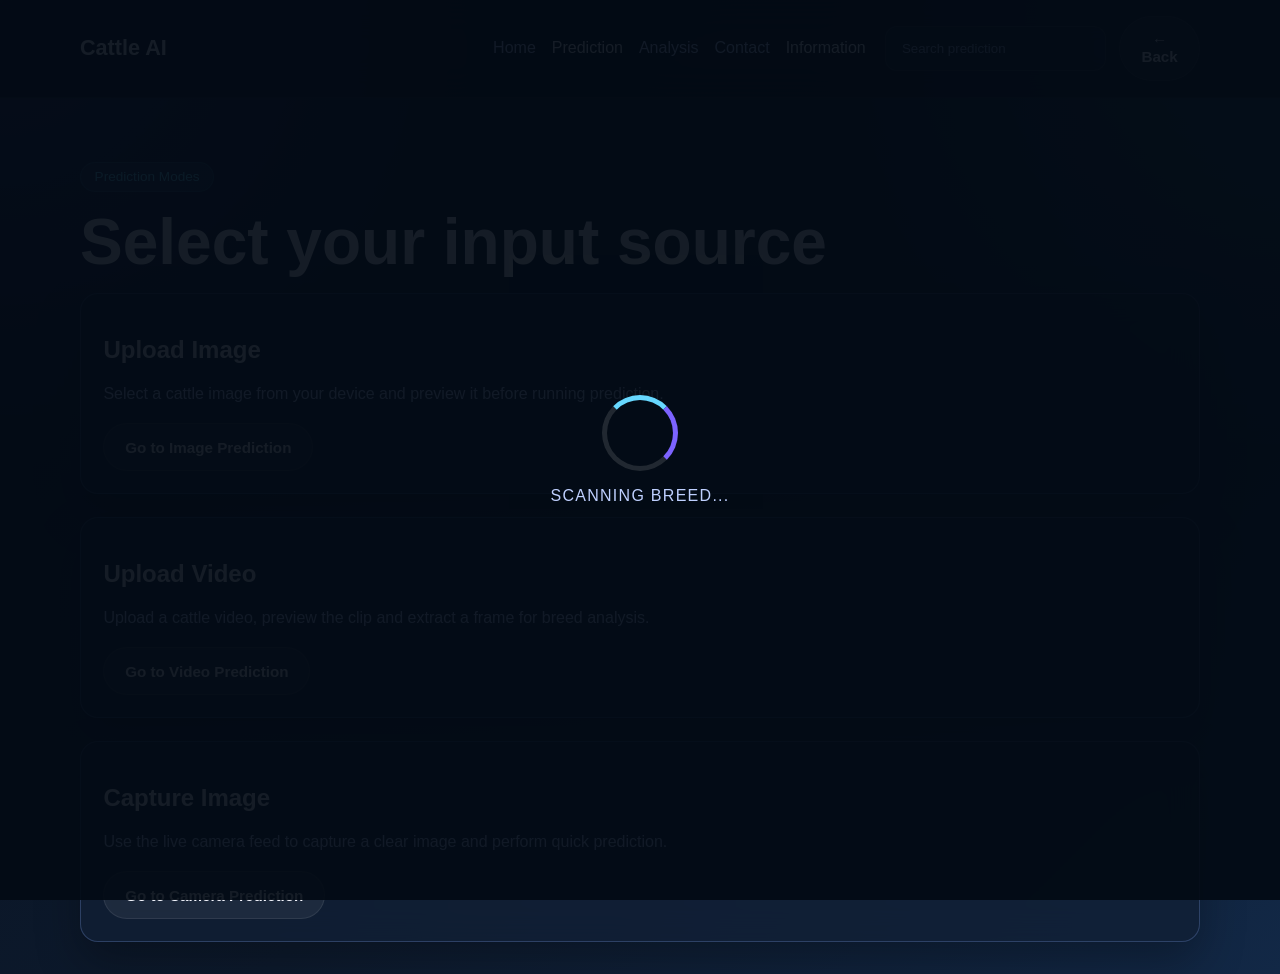
<file: webpage/prediction.html>
<!doctype html>
<html lang="en">
  <head>
    <meta charset="UTF-8" />
    <meta name="viewport" content="width=device-width, initial-scale=1.0" />
    <title>Prediction | Cattle AI</title>
    <meta name="description" content="Choose image, video, or camera-based cattle breed prediction." />
    <link rel="stylesheet" href="style.css" />
  </head>
  <body data-page="prediction">
    <div class="site-loader" id="pageLoader" aria-hidden="true">
      <div class="loader-core"></div>
      <p>Scanning Breed...</p>
    </div>

    <header class="site-header">
      <nav class="navbar container">
        <a class="logo" href="index.html">Cattle AI</a>
        <button class="menu-toggle" id="menuToggle" aria-label="Toggle navigation">☰</button>
        <div class="nav-panel" id="navPanel">
          <ul class="nav-links">
            <li><a href="index.html">Home</a></li>
            <li><a class="active" href="prediction.html">Prediction</a></li>
            <li><a href="analysis.html">Analysis</a></li>
            <li><a href="contact.html">Contact</a></li>
            <li><a class="active" href="information.html">Information</a></li>
          </ul>
          <div class="nav-actions">
            <input type="search" class="search-input" placeholder="Search prediction" aria-label="Search" />
            <button class="back-button" type="button" onclick="goBackHome()">← Back</button>
          </div>
        </div>
      </nav>
    </header>

    <main class="page-shell container">
      <div class="section-heading page-header">
        <span class="section-tag">Prediction Modes</span>
        <h1>Select your input source</h1>
      </div>

      <section class="prediction-grid horizontal-grid">
        <a class="action-card glass-panel" href="image-prediction.html">
          <h2>Upload Image</h2>
          <p>Select a cattle image from your device and preview it before running prediction.</p>
          <span class="secondary-button">Go to Image Prediction</span>
        </a>

        <a class="action-card glass-panel" href="video-prediction.html">
          <h2>Upload Video</h2>
          <p>Upload a cattle video, preview the clip and extract a frame for breed analysis.</p>
          <span class="secondary-button">Go to Video Prediction</span>
        </a>

        <a class="action-card glass-panel" href="camera-capture.html">
          <h2>Capture Image</h2>
          <p>Use the live camera feed to capture a clear image and perform quick prediction.</p>
          <span class="secondary-button">Go to Camera Prediction</span>
        </a>
      </section>
    </main>

    <script src="script.js"></script>
  </body>
</html>
</file>
<file: style.css>
/*
  Global styles for the AI-Based Cattle Breed Identification System.
  The theme uses a dark gradient background with glass-like cards.
*/
:root {
  --bg-main: #07111f;
  --bg-secondary: #0d1a2d;
  --panel: rgba(17, 31, 53, 0.78);
  --panel-strong: rgba(12, 23, 40, 0.92);
  --border: rgba(138, 177, 255, 0.24);
  --text-main: #f5f7ff;
  --text-soft: #bfd0ff;
  --text-muted: #91a3cb;
  --accent: #67d8ff;
  --accent-strong: #7c63ff;
  --accent-warm: #7df0c3;
  --danger: #ff8a80;
  --shadow: 0 20px 45px rgba(0, 0, 0, 0.28);
  --radius: 18px;
  --transition: 0.3s ease;
}

* {
  box-sizing: border-box;
}

html {
  scroll-behavior: smooth;
}

body {
  margin: 0;
  font-family: Arial, Helvetica, sans-serif;
  color: var(--text-main);
  background:
    radial-gradient(circle at top left, rgba(124, 99, 255, 0.28), transparent 30%),
    radial-gradient(circle at top right, rgba(103, 216, 255, 0.18), transparent 28%),
    linear-gradient(135deg, var(--bg-main), var(--bg-secondary) 55%, #122846 100%);
  min-height: 100vh;
}

img,
video,
canvas {
  max-width: 100%;
  display: block;
}

canvas {
  width: 100%;
  border-radius: 14px;
}

body.loader-active {
  overflow: hidden;
}

.container {
  width: min(1120px, calc(100% - 2rem));
  margin: 0 auto;
}

.site-loader {
  position: fixed;
  inset: 0;
  background: rgba(3, 10, 20, 0.92);
  display: flex;
  flex-direction: column;
  align-items: center;
  justify-content: center;
  gap: 1rem;
  z-index: 9999;
  opacity: 1;
  visibility: visible;
  transition: opacity 0.4s ease, visibility 0.4s ease;
}

.site-loader.hide {
  opacity: 0;
  visibility: hidden;
}

.loader-core {
  width: 76px;
  height: 76px;
  border-radius: 50%;
  border: 5px solid rgba(255, 255, 255, 0.12);
  border-top-color: var(--accent);
  border-right-color: var(--accent-strong);
  animation: spin 0.9s linear infinite;
}

.site-loader p {
  margin: 0;
  letter-spacing: 0.08em;
  text-transform: uppercase;
  color: var(--text-soft);
}

@keyframes spin {
  to {
    transform: rotate(360deg);
  }
}

.site-header {
  position: sticky;
  top: 0;
  z-index: 1000;
  backdrop-filter: blur(18px);
  background: rgba(6, 13, 25, 0.72);
  border-bottom: 1px solid rgba(255, 255, 255, 0.06);
}

.navbar {
  display: flex;
  align-items: center;
  justify-content: space-between;
  gap: 1rem;
  padding: 1rem 0;
}

.logo {
  font-size: 1.35rem;
  font-weight: 700;
  color: var(--text-main);
  text-decoration: none;
}

.nav-panel {
  display: flex;
  align-items: center;
  gap: 1.2rem;
}

.nav-links {
  display: flex;
  align-items: center;
  gap: 1rem;
  list-style: none;
  padding: 0;
  margin: 0;
}

.nav-links a,
.footer-link {
  color: var(--text-soft);
  text-decoration: none;
  transition: color var(--transition);
}

.nav-links a:hover,
.nav-links a.active,
.footer-link:hover {
  color: var(--text-main);
}

.nav-actions {
  display: flex;
  align-items: center;
  gap: 0.8rem;
}

.search-input,
.contact-form input,
.contact-form textarea {
  width: 100%;
  padding: 0.9rem 1rem;
  border-radius: 12px;
  border: 1px solid rgba(255, 255, 255, 0.08);
  background: rgba(255, 255, 255, 0.04);
  color: var(--text-main);
  outline: none;
}

.search-input {
  min-width: 180px;
}

.search-input::placeholder,
.contact-form input::placeholder,
.contact-form textarea::placeholder {
  color: var(--text-muted);
}

.back-button,
.primary-button,
.secondary-button,
.ghost-button,
.button-element {
  border: none;
  border-radius: 999px;
  padding: 0.9rem 1.3rem;
  font-size: 0.95rem;
  font-weight: 600;
  cursor: pointer;
  transition: transform var(--transition), box-shadow var(--transition), background var(--transition), color var(--transition);
  text-decoration: none;
  display: inline-flex;
  align-items: center;
  justify-content: center;
  gap: 0.5rem;
}

.back-button,
.secondary-button,
.ghost-button {
  background: rgba(255, 255, 255, 0.06);
  color: var(--text-main);
  border: 1px solid rgba(255, 255, 255, 0.08);
}

.primary-button {
  color: var(--text-main);
  background: linear-gradient(135deg, var(--accent-strong), var(--accent));
  box-shadow: 0 16px 34px rgba(104, 112, 255, 0.26);
}

.ghost-button {
  color: var(--danger);
}

.back-button:hover,
.primary-button:hover,
.secondary-button:hover,
.ghost-button:hover,
.button-element:hover,
.action-card:hover,
.feature-card:hover,
.graph-card:hover,
.hero-card:hover {
  transform: translateY(-4px);
  box-shadow: var(--shadow);
}

.menu-toggle {
  display: none;
  border: 1px solid rgba(255, 255, 255, 0.08);
  background: rgba(255, 255, 255, 0.04);
  color: var(--text-main);
  border-radius: 12px;
  padding: 0.7rem 0.9rem;
  cursor: pointer;
}

.hero-section,
.page-shell {
  padding: 4rem 0 2rem;
}

.hero-grid {
  display: grid;
  grid-template-columns: 1.2fr 1fr;
  gap: 2rem;
  align-items: center;
  min-height: calc(100vh - 120px);
}

.eyebrow,
.section-tag,
.status-pill {
  display: inline-flex;
  align-items: center;
  padding: 0.4rem 0.85rem;
  border-radius: 999px;
  background: rgba(103, 216, 255, 0.12);
  border: 1px solid rgba(103, 216, 255, 0.18);
  color: var(--accent);
  font-size: 0.85rem;
  margin-bottom: 1rem;
}

.hero-copy h1,
.page-header h1 {
  font-size: clamp(2.3rem, 5vw, 4.2rem);
  line-height: 1.08;
  margin: 0 0 1rem;
}

.hero-text,
.section-copy,
.hero-card p,
.feature-card p,
.action-card p,
.graph-card p,
.contact-info-panel p,
.result-note,
.footer-layout p {
  color: var(--text-soft);
  line-height: 1.7;
}

.hero-visual {
  position: relative;
}

.hero-card,
.glass-panel,
.feature-card,
.action-card,
.graph-card,
.result-card,
.contact-info-panel,
.contact-form-panel {
  background: var(--panel);
  border: 1px solid var(--border);
  box-shadow: var(--shadow);
  border-radius: var(--radius);
  backdrop-filter: blur(16px);
}

.hero-card {
  padding: 2rem;
}

.hero-stats {
  display: grid;
  gap: 1rem;
  margin-top: 1.5rem;
}

.hero-stats article,
.feature-card,
.graph-card,
.action-card {
  padding: 1.4rem;
}

.hero-stats strong,
.result-breed,
.graph-card h2,
.feature-card h3,
.action-card h2,
.contact-info-panel h2,
.contact-info-panel h3 {
  display: block;
  margin-bottom: 0.45rem;
}

.info-section,
.features-section {
  padding-bottom: 2rem;
}

.section-heading h2 {
  font-size: clamp(1.8rem, 3vw, 2.6rem);
  margin: 0 0 0.8rem;
}

.feature-grid,
.graph-grid {
  display: grid;
  grid-template-columns: repeat(2, minmax(0, 1fr));
  gap: 1.4rem;
}

.horizontal-grid {
  display: grid;
  gap: 1.4rem;
}

.action-card {
  text-decoration: none;
  color: inherit;
}

.tool-layout,
.result-card,
.contact-form-panel,
.contact-info-panel {
  padding: 1.5rem;
}

.tool-layout {
  display: grid;
  gap: 1.5rem;
}

.tool-actions {
  display: flex;
  flex-wrap: wrap;
  gap: 0.9rem;
}

.file-label {
  position: relative;
  overflow: hidden;
}

.media-grid {
  display: grid;
  grid-template-columns: repeat(2, minmax(0, 1fr));
  gap: 1rem;
}

.preview-box {
  min-height: 300px;
  border-radius: 18px;
  border: 1px dashed rgba(255, 255, 255, 0.15);
  background: var(--panel-strong);
  display: flex;
  align-items: center;
  justify-content: center;
  position: relative;
  overflow: hidden;
}

.preview-box img,
.preview-box video,
.preview-box canvas {
  width: 100%;
  height: 100%;
  object-fit: cover;
}

.placeholder-text {
  position: absolute;
  color: var(--text-muted);
  text-align: center;
  padding: 1rem;
}

.result-card {
  margin-top: 1.5rem;
}

.result-card h2 {
  margin-top: 0;
}

.result-breed {
  font-size: clamp(2rem, 4vw, 3rem);
  font-weight: 700;
}

.result-accuracy {
  font-size: 1.1rem;
  color: var(--accent-warm);
}

.graph-placeholder {
  min-height: 220px;
  border-radius: 16px;
  background: rgba(255, 255, 255, 0.04);
  display: flex;
  align-items: flex-end;
  justify-content: center;
  gap: 0.8rem;
  padding: 1.4rem;
  margin-bottom: 1rem;
}

.bars span {
  width: 36px;
  border-radius: 999px 999px 0 0;
  background: linear-gradient(180deg, var(--accent), var(--accent-strong));
}

.accuracy-bars span:nth-child(1) { height: 45%; }
.accuracy-bars span:nth-child(2) { height: 62%; }
.accuracy-bars span:nth-child(3) { height: 78%; }
.accuracy-bars span:nth-child(4) { height: 88%; }
.accuracy-bars span:nth-child(5) { height: 95%; }
.recall-bars span:nth-child(1) { height: 42%; }
.recall-bars span:nth-child(2) { height: 58%; }
.recall-bars span:nth-child(3) { height: 67%; }
.recall-bars span:nth-child(4) { height: 76%; }
.recall-bars span:nth-child(5) { height: 84%; }

.line-chart {
  align-items: center;
}

.line-wave {
  width: 100%;
  height: 140px;
  border-radius: 14px;
  background:
    linear-gradient(180deg, rgba(125, 240, 195, 0.25), rgba(125, 240, 195, 0)),
    linear-gradient(135deg, transparent 0 10%, rgba(125, 240, 195, 0.9) 10% 12%, transparent 12% 24%, rgba(103, 216, 255, 0.9) 24% 26%, transparent 26% 38%, rgba(124, 99, 255, 0.9) 38% 40%, transparent 40% 52%, rgba(103, 216, 255, 0.95) 52% 54%, transparent 54% 66%, rgba(125, 240, 195, 0.95) 66% 68%, transparent 68% 100%);
}

.circular-chart {
  align-items: center;
}

.chart-ring {
  width: 150px;
  height: 150px;
  border-radius: 50%;
  display: grid;
  place-items: center;
  font-size: 1.5rem;
  font-weight: 700;
  color: var(--text-main);
  background: radial-gradient(circle, rgba(8, 15, 28, 1) 58%, transparent 59%), conic-gradient(var(--accent) 0 331deg, rgba(255, 255, 255, 0.08) 331deg 360deg);
}

.contact-layout {
  display: grid;
  grid-template-columns: 1.2fr 0.8fr;
  gap: 1.4rem;
}

.contact-form {
  display: grid;
  gap: 1rem;
}

.contact-form label {
  display: grid;
  gap: 0.5rem;
  color: var(--text-soft);
}

.form-status {
  min-height: 24px;
  color: var(--accent-warm);
}

.site-footer {
  padding: 1rem 0 2rem;
}

.footer-layout {
  display: flex;
  justify-content: space-between;
  gap: 1rem;
  padding-top: 1rem;
  border-top: 1px solid rgba(255, 255, 255, 0.08);
}

.hidden-media {
  opacity: 0;
}

@media (max-width: 920px) {
  .hero-grid,
  .media-grid,
  .graph-grid,
  .contact-layout {
    grid-template-columns: 1fr;
  }

  .nav-panel {
    position: absolute;
    top: calc(100% + 0.75rem);
    left: 1rem;
    right: 1rem;
    padding: 1rem;
    border-radius: 18px;
    background: rgba(7, 15, 28, 0.96);
    border: 1px solid rgba(255, 255, 255, 0.08);
    display: none;
    flex-direction: column;
    align-items: stretch;
  }

  .nav-panel.open {
    display: flex;
  }

  .nav-links,
  .nav-actions,
  .footer-layout {
    flex-direction: column;
    align-items: stretch;
  }

  .menu-toggle {
    display: inline-flex;
  }

  .search-input {
    min-width: 100%;
  }

  .hero-section,
  .page-shell {
    padding-top: 2rem;
  }

  .hero-grid {
    min-height: auto;
  }
}

@media (max-width: 640px) {
  .container {
    width: min(100% - 1rem, 1120px);
  }

  .preview-box {
    min-height: 240px;
  }

  .tool-actions {
    flex-direction: column;
  }

  .primary-button,
  .secondary-button,
  .ghost-button,
  .button-element,
  .back-button {
    width: 100%;
  }
}
/* Google Translate */
#google_translate_element {
    margin-left: 10px;
    height: 40px;
    display: flex;
    align-items: center;
    position: relative;
}

/* Hide default Google text */
.goog-te-gadget {
    font-family: Arial, sans-serif !important;
    font-size: 0 !important;
    color: transparent !important;
}

/* Language dropdown */
.goog-te-gadget .goog-te-combo {
    appearance: none;
    -webkit-appearance: none;

    width: 125px;
    height: 40px;

    padding: 0 32px 0 14px;

    background: #111827;
    color: #dbe4f3;

    border: 1px solid #26354d;
    border-radius: 8px;

    font-family: Arial, sans-serif;
    font-size: 13px !important;

    cursor: pointer;
    outline: none;

    transition: 0.2s ease;
}

/* Hover effect */
.goog-te-gadget .goog-te-combo:hover {
    background: #182338;
    border-color: #3b4b66;
    color: white;
}

/* Focus */
.goog-te-gadget .goog-te-combo:focus {
    border-color: #4b5f80;
}

/* Custom dropdown arrow */
#google_translate_element::after {
    content: "▼";
    position: absolute;

    right: 12px;
    top: 50%;

    transform: translateY(-50%);

    color: #cbd5e1;
    font-size: 8px;

    pointer-events: none;
}

/* Remove Google banner spacing */
.goog-te-banner-frame {
    display: none !important;
}

body {
    top: 0 !important;
}

/* Remove extra Google spacing */
.goog-te-gadget span {
    display: none !important;
}
</file>
<file: webpage/style.css>
/*
  Global styles for the AI-Based Cattle Breed Identification System.
  The theme uses a dark gradient background with glass-like cards.
*/
:root {
  --bg-main: #07111f;
  --bg-secondary: #0d1a2d;
  --panel: rgba(17, 31, 53, 0.78);
  --panel-strong: rgba(12, 23, 40, 0.92);
  --border: rgba(138, 177, 255, 0.24);
  --text-main: #f5f7ff;
  --text-soft: #bfd0ff;
  --text-muted: #91a3cb;
  --accent: #67d8ff;
  --accent-strong: #7c63ff;
  --accent-warm: #7df0c3;
  --danger: #ff8a80;
  --shadow: 0 20px 45px rgba(0, 0, 0, 0.28);
  --radius: 18px;
  --transition: 0.3s ease;
}

* {
  box-sizing: border-box;
}

html {
  scroll-behavior: smooth;
}

body {
  margin: 0;
  font-family: Arial, Helvetica, sans-serif;
  color: var(--text-main);
  background:
    radial-gradient(circle at top left, rgba(124, 99, 255, 0.28), transparent 30%),
    radial-gradient(circle at top right, rgba(103, 216, 255, 0.18), transparent 28%),
    linear-gradient(135deg, var(--bg-main), var(--bg-secondary) 55%, #122846 100%);
  min-height: 100vh;
}

img,
video,
canvas {
  max-width: 100%;
  display: block;
}

canvas {
  width: 100%;
  border-radius: 14px;
}

body.loader-active {
  overflow: hidden;
}

.container {
  width: min(1120px, calc(100% - 2rem));
  margin: 0 auto;
}

.site-loader {
  position: fixed;
  inset: 0;
  background: rgba(3, 10, 20, 0.92);
  display: flex;
  flex-direction: column;
  align-items: center;
  justify-content: center;
  gap: 1rem;
  z-index: 9999;
  opacity: 1;
  visibility: visible;
  transition: opacity 0.4s ease, visibility 0.4s ease;
}

.site-loader.hide {
  opacity: 0;
  visibility: hidden;
}

.loader-core {
  width: 76px;
  height: 76px;
  border-radius: 50%;
  border: 5px solid rgba(255, 255, 255, 0.12);
  border-top-color: var(--accent);
  border-right-color: var(--accent-strong);
  animation: spin 0.9s linear infinite;
}

.site-loader p {
  margin: 0;
  letter-spacing: 0.08em;
  text-transform: uppercase;
  color: var(--text-soft);
}

@keyframes spin {
  to {
    transform: rotate(360deg);
  }
}

.site-header {
  position: sticky;
  top: 0;
  z-index: 1000;
  backdrop-filter: blur(18px);
  background: rgba(6, 13, 25, 0.72);
  border-bottom: 1px solid rgba(255, 255, 255, 0.06);
}

.navbar {
  display: flex;
  align-items: center;
  justify-content: space-between;
  gap: 1rem;
  padding: 1rem 0;
}

.logo {
  font-size: 1.35rem;
  font-weight: 700;
  color: var(--text-main);
  text-decoration: none;
}

.nav-panel {
  display: flex;
  align-items: center;
  gap: 1.2rem;
}

.nav-links {
  display: flex;
  align-items: center;
  gap: 1rem;
  list-style: none;
  padding: 0;
  margin: 0;
}

.nav-links a,
.footer-link {
  color: var(--text-soft);
  text-decoration: none;
  transition: color var(--transition);
}

.nav-links a:hover,
.nav-links a.active,
.footer-link:hover {
  color: var(--text-main);
}

.nav-actions {
  display: flex;
  align-items: center;
  gap: 0.8rem;
}

.search-input,
.contact-form input,
.contact-form textarea {
  width: 100%;
  padding: 0.9rem 1rem;
  border-radius: 12px;
  border: 1px solid rgba(255, 255, 255, 0.08);
  background: rgba(255, 255, 255, 0.04);
  color: var(--text-main);
  outline: none;
}

.search-input {
  min-width: 180px;
}

.search-input::placeholder,
.contact-form input::placeholder,
.contact-form textarea::placeholder {
  color: var(--text-muted);
}

.back-button,
.primary-button,
.secondary-button,
.ghost-button,
.button-element {
  border: none;
  border-radius: 999px;
  padding: 0.9rem 1.3rem;
  font-size: 0.95rem;
  font-weight: 600;
  cursor: pointer;
  transition: transform var(--transition), box-shadow var(--transition), background var(--transition), color var(--transition);
  text-decoration: none;
  display: inline-flex;
  align-items: center;
  justify-content: center;
  gap: 0.5rem;
}

.back-button,
.secondary-button,
.ghost-button {
  background: rgba(255, 255, 255, 0.06);
  color: var(--text-main);
  border: 1px solid rgba(255, 255, 255, 0.08);
}

.primary-button {
  color: var(--text-main);
  background: linear-gradient(135deg, var(--accent-strong), var(--accent));
  box-shadow: 0 16px 34px rgba(104, 112, 255, 0.26);
}

.ghost-button {
  color: var(--danger);
}

.back-button:hover,
.primary-button:hover,
.secondary-button:hover,
.ghost-button:hover,
.button-element:hover,
.action-card:hover,
.feature-card:hover,
.graph-card:hover,
.hero-card:hover {
  transform: translateY(-4px);
  box-shadow: var(--shadow);
}

.menu-toggle {
  display: none;
  border: 1px solid rgba(255, 255, 255, 0.08);
  background: rgba(255, 255, 255, 0.04);
  color: var(--text-main);
  border-radius: 12px;
  padding: 0.7rem 0.9rem;
  cursor: pointer;
}

.hero-section,
.page-shell {
  padding: 4rem 0 2rem;
}

.hero-grid {
  display: grid;
  grid-template-columns: 1.2fr 1fr;
  gap: 2rem;
  align-items: center;
  min-height: calc(100vh - 120px);
}

.eyebrow,
.section-tag,
.status-pill {
  display: inline-flex;
  align-items: center;
  padding: 0.4rem 0.85rem;
  border-radius: 999px;
  background: rgba(103, 216, 255, 0.12);
  border: 1px solid rgba(103, 216, 255, 0.18);
  color: var(--accent);
  font-size: 0.85rem;
  margin-bottom: 1rem;
}

.hero-copy h1,
.page-header h1 {
  font-size: clamp(2.3rem, 5vw, 4.2rem);
  line-height: 1.08;
  margin: 0 0 1rem;
}

.hero-text,
.section-copy,
.hero-card p,
.feature-card p,
.action-card p,
.graph-card p,
.contact-info-panel p,
.result-note,
.footer-layout p {
  color: var(--text-soft);
  line-height: 1.7;
}

.hero-visual {
  position: relative;
}

.hero-card,
.glass-panel,
.feature-card,
.action-card,
.graph-card,
.result-card,
.contact-info-panel,
.contact-form-panel {
  background: var(--panel);
  border: 1px solid var(--border);
  box-shadow: var(--shadow);
  border-radius: var(--radius);
  backdrop-filter: blur(16px);
}

.hero-card {
  padding: 2rem;
}

.hero-stats {
  display: grid;
  gap: 1rem;
  margin-top: 1.5rem;
}

.hero-stats article,
.feature-card,
.graph-card,
.action-card {
  padding: 1.4rem;
}

.hero-stats strong,
.result-breed,
.graph-card h2,
.feature-card h3,
.action-card h2,
.contact-info-panel h2,
.contact-info-panel h3 {
  display: block;
  margin-bottom: 0.45rem;
}

.info-section,
.features-section {
  padding-bottom: 2rem;
}

.section-heading h2 {
  font-size: clamp(1.8rem, 3vw, 2.6rem);
  margin: 0 0 0.8rem;
}

.feature-grid,
.graph-grid {
  display: grid;
  grid-template-columns: repeat(2, minmax(0, 1fr));
  gap: 1.4rem;
}

.horizontal-grid {
  display: grid;
  gap: 1.4rem;
}

.action-card {
  text-decoration: none;
  color: inherit;
}

.tool-layout,
.result-card,
.contact-form-panel,
.contact-info-panel {
  padding: 1.5rem;
}

.tool-layout {
  display: grid;
  gap: 1.5rem;
}

.tool-actions {
  display: flex;
  flex-wrap: wrap;
  gap: 0.9rem;
}

.file-label {
  position: relative;
  overflow: hidden;
}

.media-grid {
  display: grid;
  grid-template-columns: repeat(2, minmax(0, 1fr));
  gap: 1rem;
}

.preview-box {
  min-height: 300px;
  border-radius: 18px;
  border: 1px dashed rgba(255, 255, 255, 0.15);
  background: var(--panel-strong);
  display: flex;
  align-items: center;
  justify-content: center;
  position: relative;
  overflow: hidden;
}

.preview-box img,
.preview-box video,
.preview-box canvas {
  width: 100%;
  height: 100%;
  object-fit: cover;
}

.placeholder-text {
  position: absolute;
  color: var(--text-muted);
  text-align: center;
  padding: 1rem;
}

.result-card {
  margin-top: 1.5rem;
}

.result-card h2 {
  margin-top: 0;
}

.result-breed {
  font-size: clamp(2rem, 4vw, 3rem);
  font-weight: 700;
}

.result-accuracy {
  font-size: 1.1rem;
  color: var(--accent-warm);
}

.graph-placeholder {
  min-height: 220px;
  border-radius: 16px;
  background: rgba(255, 255, 255, 0.04);
  display: flex;
  align-items: flex-end;
  justify-content: center;
  gap: 0.8rem;
  padding: 1.4rem;
  margin-bottom: 1rem;
}

.bars span {
  width: 36px;
  border-radius: 999px 999px 0 0;
  background: linear-gradient(180deg, var(--accent), var(--accent-strong));
}

.accuracy-bars span:nth-child(1) { height: 45%; }
.accuracy-bars span:nth-child(2) { height: 62%; }
.accuracy-bars span:nth-child(3) { height: 78%; }
.accuracy-bars span:nth-child(4) { height: 88%; }
.accuracy-bars span:nth-child(5) { height: 95%; }
.recall-bars span:nth-child(1) { height: 42%; }
.recall-bars span:nth-child(2) { height: 58%; }
.recall-bars span:nth-child(3) { height: 67%; }
.recall-bars span:nth-child(4) { height: 76%; }
.recall-bars span:nth-child(5) { height: 84%; }

.line-chart {
  align-items: center;
}

.line-wave {
  width: 100%;
  height: 140px;
  border-radius: 14px;
  background:
    linear-gradient(180deg, rgba(125, 240, 195, 0.25), rgba(125, 240, 195, 0)),
    linear-gradient(135deg, transparent 0 10%, rgba(125, 240, 195, 0.9) 10% 12%, transparent 12% 24%, rgba(103, 216, 255, 0.9) 24% 26%, transparent 26% 38%, rgba(124, 99, 255, 0.9) 38% 40%, transparent 40% 52%, rgba(103, 216, 255, 0.95) 52% 54%, transparent 54% 66%, rgba(125, 240, 195, 0.95) 66% 68%, transparent 68% 100%);
}

.circular-chart {
  align-items: center;
}

.chart-ring {
  width: 150px;
  height: 150px;
  border-radius: 50%;
  display: grid;
  place-items: center;
  font-size: 1.5rem;
  font-weight: 700;
  color: var(--text-main);
  background: radial-gradient(circle, rgba(8, 15, 28, 1) 58%, transparent 59%), conic-gradient(var(--accent) 0 331deg, rgba(255, 255, 255, 0.08) 331deg 360deg);
}

.contact-layout {
  display: grid;
  grid-template-columns: 1.2fr 0.8fr;
  gap: 1.4rem;
}

.contact-form {
  display: grid;
  gap: 1rem;
}

.contact-form label {
  display: grid;
  gap: 0.5rem;
  color: var(--text-soft);
}

.form-status {
  min-height: 24px;
  color: var(--accent-warm);
}

.site-footer {
  padding: 1rem 0 2rem;
}

.footer-layout {
  display: flex;
  justify-content: space-between;
  gap: 1rem;
  padding-top: 1rem;
  border-top: 1px solid rgba(255, 255, 255, 0.08);
}

.hidden-media {
  opacity: 0;
}

@media (max-width: 920px) {
  .hero-grid,
  .media-grid,
  .graph-grid,
  .contact-layout {
    grid-template-columns: 1fr;
  }

  .nav-panel {
    position: absolute;
    top: calc(100% + 0.75rem);
    left: 1rem;
    right: 1rem;
    padding: 1rem;
    border-radius: 18px;
    background: rgba(7, 15, 28, 0.96);
    border: 1px solid rgba(255, 255, 255, 0.08);
    display: none;
    flex-direction: column;
    align-items: stretch;
  }

  .nav-panel.open {
    display: flex;
  }

  .nav-links,
  .nav-actions,
  .footer-layout {
    flex-direction: column;
    align-items: stretch;
  }

  .menu-toggle {
    display: inline-flex;
  }

  .search-input {
    min-width: 100%;
  }

  .hero-section,
  .page-shell {
    padding-top: 2rem;
  }

  .hero-grid {
    min-height: auto;
  }
}

@media (max-width: 640px) {
  .container {
    width: min(100% - 1rem, 1120px);
  }

  .preview-box {
    min-height: 240px;
  }

  .tool-actions {
    flex-direction: column;
  }

  .primary-button,
  .secondary-button,
  .ghost-button,
  .button-element,
  .back-button {
    width: 100%;
  }
}
</file>
